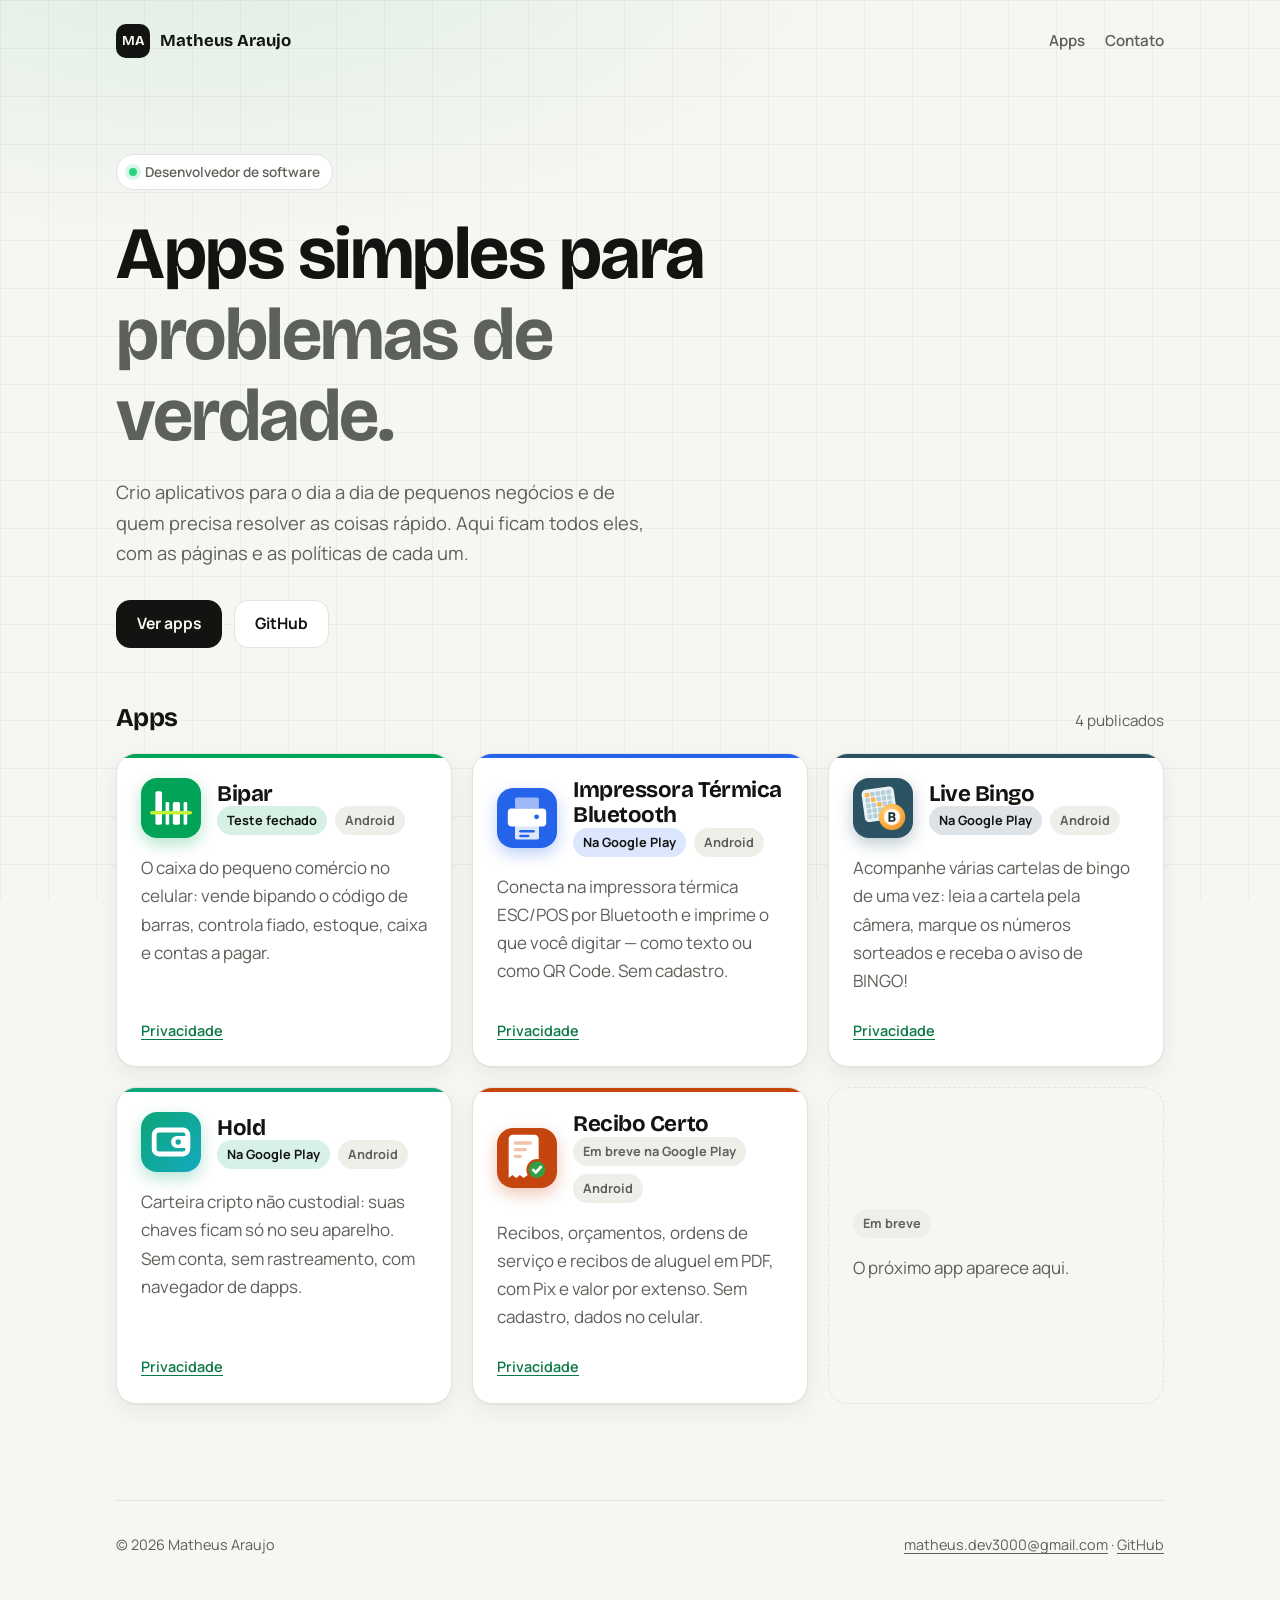
<file: index.html>
<!doctype html>
<html lang="pt-BR">
  <head>
    <meta charset="utf-8" />
    <meta name="viewport" content="width=device-width, initial-scale=1" />
    <title>Matheus Araujo · Apps</title>
    <meta
      name="description"
      content="Aplicativos criados por Matheus Araujo, com as páginas e políticas de privacidade de cada um."
    />
    <link rel="icon" href="/assets/favicon.svg" type="image/svg+xml" />
    <link rel="preconnect" href="https://fonts.googleapis.com" />
    <link rel="preconnect" href="https://fonts.gstatic.com" crossorigin />
    <link
      rel="stylesheet"
      href="https://fonts.googleapis.com/css2?family=Bricolage+Grotesque:opsz,wght@12..96,700&family=Manrope:wght@400;600;700&display=swap"
    />
    <link rel="stylesheet" href="/assets/site.css" />
  </head>
  <body>
    <div class="wrap">
      <header class="site-header">
        <a class="brand" href="/"
          ><span class="brand-mark">MA</span> Matheus Araujo</a
        >
        <nav class="nav">
          <a href="#apps">Apps</a>
          <a href="#contato">Contato</a>
        </nav>
      </header>

      <main>
        <section class="hero">
          <span class="eyebrow"
            ><span class="dot"></span> Desenvolvedor de software</span
          >
          <h1>
            Apps simples para <span class="soft">problemas de verdade.</span>
          </h1>
          <p>
            Crio aplicativos para o dia a dia de pequenos negócios e de quem
            precisa resolver as coisas rápido. Aqui ficam todos eles, com as
            páginas e as políticas de cada um.
          </p>
          <div class="actions">
            <a class="button primary" href="#apps">Ver apps</a>
            <a class="button" href="https://github.com/matheusaraujo-dev"
              >GitHub</a
            >
          </div>
        </section>

        <section id="apps">
          <div class="section-title">
            <h2>Apps</h2>
            <span>4 publicados</span>
          </div>

          <div class="apps">
            <!-- Novo app: copie este <article>, troque --accent, ícone, textos e a pasta /nome-do-app/ -->
            <article class="app-card" style="--accent: #00a357">
              <header>
                <img
                  class="app-icon"
                  src="/bipar/icon.svg"
                  alt=""
                  width="60"
                  height="60"
                />
                <div>
                  <h3><a href="/bipar/">Bipar</a></h3>
                  <div class="tags">
                    <span class="tag status">Teste fechado</span>
                    <span class="tag">Android</span>
                  </div>
                </div>
              </header>
              <p>
                O caixa do pequeno comércio no celular: vende bipando o código
                de barras, controla fiado, estoque, caixa e contas a pagar.
              </p>
              <footer>
                <a href="/bipar/privacidade.html">Privacidade</a>
              </footer>
            </article>

            <article class="app-card" style="--accent: #2563eb">
              <header>
                <img
                  class="app-icon"
                  src="/impressora-bluetooth/icon.svg"
                  alt=""
                  width="60"
                  height="60"
                />
                <div>
                  <h3>
                    <a href="/impressora-bluetooth/"
                      >Impressora Térmica Bluetooth</a
                    >
                  </h3>
                  <div class="tags">
                    <span class="tag status">Na Google Play</span>
                    <span class="tag">Android</span>
                  </div>
                </div>
              </header>
              <p>
                Conecta na impressora térmica ESC/POS por Bluetooth e imprime o
                que você digitar — como texto ou como QR Code. Sem cadastro.
              </p>
              <footer>
                <a href="/impressora-bluetooth/privacidade.html">Privacidade</a>
              </footer>
            </article>

            <article class="app-card" style="--accent: #2c5364">
              <header>
                <img
                  class="app-icon"
                  src="/live-bingo/icon.svg"
                  alt=""
                  width="60"
                  height="60"
                />
                <div>
                  <h3><a href="/live-bingo/">Live Bingo</a></h3>
                  <div class="tags">
                    <span class="tag status">Na Google Play</span>
                    <span class="tag">Android</span>
                  </div>
                </div>
              </header>
              <p>
                Acompanhe várias cartelas de bingo de uma vez: leia a cartela
                pela câmera, marque os números sorteados e receba o aviso de
                BINGO!
              </p>
              <footer>
                <a href="/live-bingo/privacidade.html">Privacidade</a>
              </footer>
            </article>

            <article class="app-card" style="--accent: #0ca678">
              <header>
                <img
                  class="app-icon"
                  src="/hold/icon.svg"
                  alt=""
                  width="60"
                  height="60"
                />
                <div>
                  <h3><a href="/hold/">Hold</a></h3>
                  <div class="tags">
                    <span class="tag status">Na Google Play</span>
                    <span class="tag">Android</span>
                  </div>
                </div>
              </header>
              <p>
                Carteira cripto não custodial: suas chaves ficam só no seu
                aparelho. Sem conta, sem rastreamento, com navegador de dapps.
              </p>
              <footer>
                <a href="/hold/privacidade.html">Privacidade</a>
              </footer>
            </article>

            <article class="app-card" style="--accent: #c4450d">
              <header>
                <img
                  class="app-icon"
                  src="/recibo-certo/icon.svg"
                  alt=""
                  width="60"
                  height="60"
                />
                <div>
                  <h3><a href="/recibo-certo/">Recibo Certo</a></h3>
                  <div class="tags">
                    <span class="tag">Em breve na Google Play</span>
                    <span class="tag">Android</span>
                  </div>
                </div>
              </header>
              <p>
                Recibos, orçamentos, ordens de serviço e recibos de aluguel em
                PDF, com Pix e valor por extenso. Sem cadastro, dados no
                celular.
              </p>
              <footer>
                <a href="/recibo-certo/privacidade.html">Privacidade</a>
              </footer>
            </article>

            <article class="app-card placeholder">
              <span class="tag">Em breve</span>
              <p>O próximo app aparece aqui.</p>
            </article>
          </div>
        </section>
      </main>

      <footer class="site-footer" id="contato">
        <span>© 2026 Matheus Araujo</span>
        <span>
          <a href="mailto:matheus.dev3000@gmail.com"
            >matheus.dev3000@gmail.com</a
          >
          ·
          <a href="https://github.com/matheusaraujo-dev">GitHub</a>
        </span>
      </footer>
    </div>
  </body>
</html>
</file>
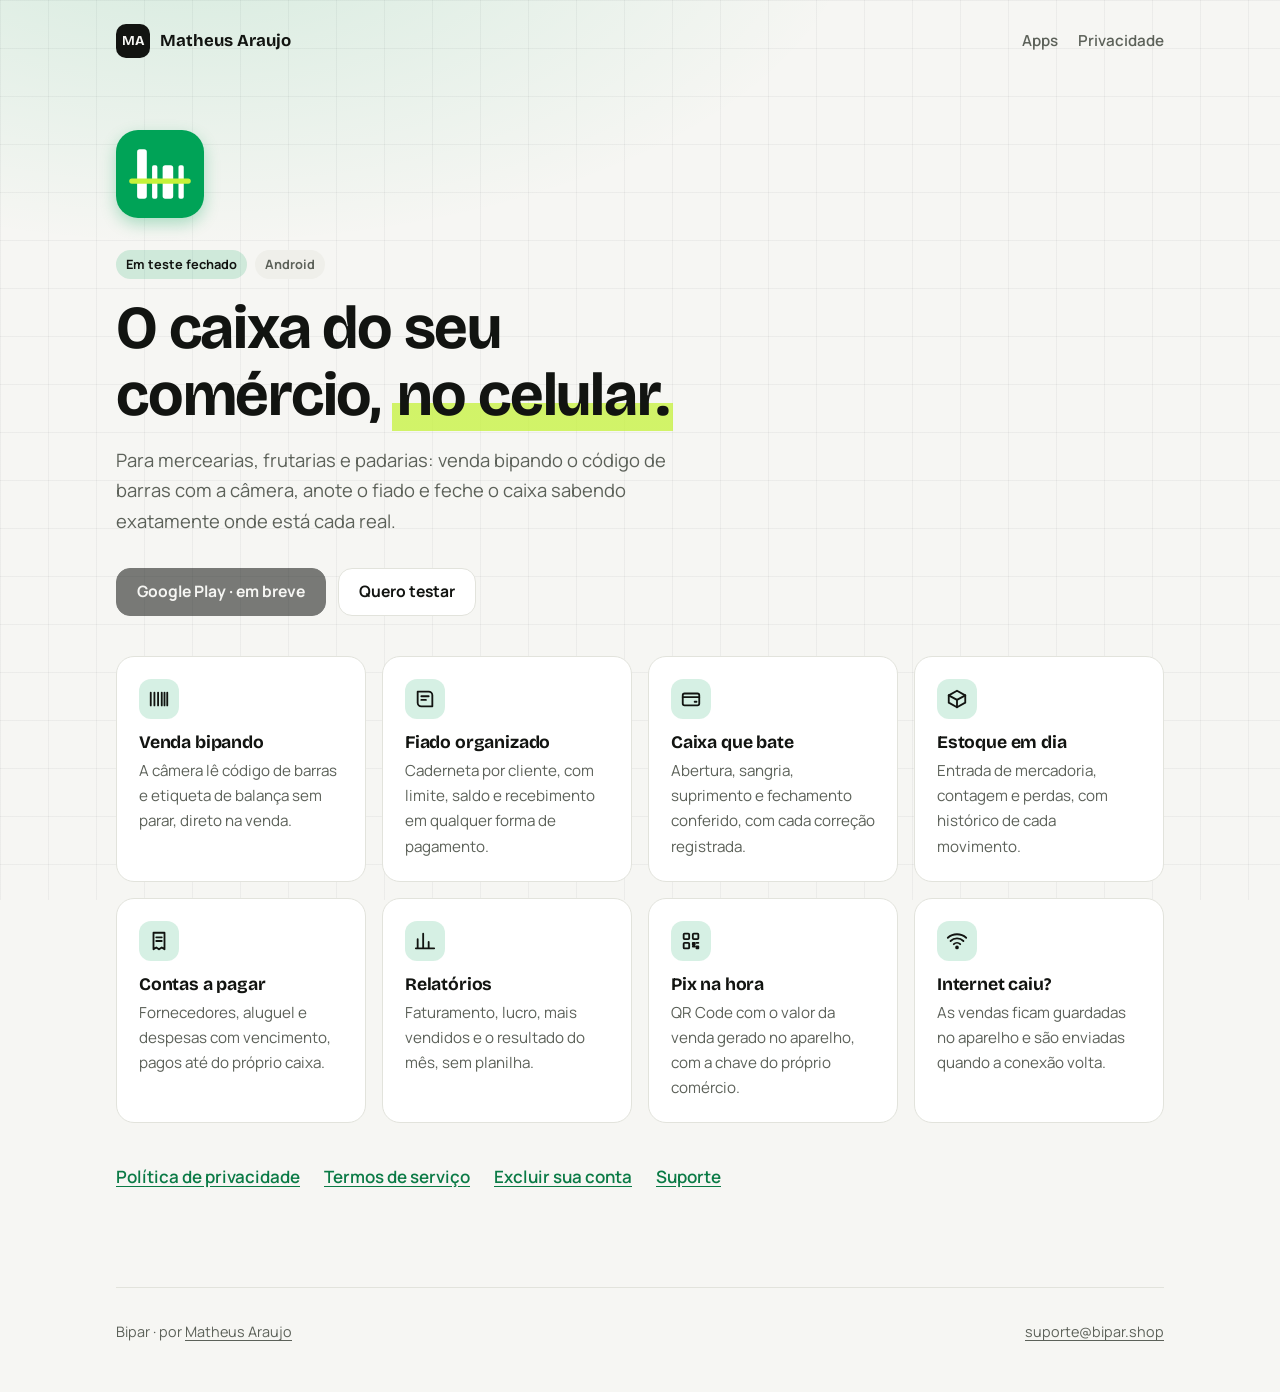
<file: bipar/index.html>
<!doctype html>
<html lang="pt-BR">
  <head>
    <meta charset="utf-8" />
    <meta name="viewport" content="width=device-width, initial-scale=1" />
    <title>Bipar · Caixa do pequeno comércio</title>
    <meta
      name="description"
      content="Bipar: vendas com leitor de código de barras, fiado, estoque, caixa e contas a pagar para mercearias, frutarias e padarias."
    />
    <link rel="icon" href="/bipar/icon.svg" type="image/svg+xml" />
    <link rel="preconnect" href="https://fonts.googleapis.com" />
    <link rel="preconnect" href="https://fonts.gstatic.com" crossorigin />
    <link
      rel="stylesheet"
      href="https://fonts.googleapis.com/css2?family=Bricolage+Grotesque:opsz,wght@12..96,700&family=Manrope:wght@400;600;700&display=swap"
    />
    <link rel="stylesheet" href="/assets/site.css" />
    <style>
      body {
        --accent: #00a357;
        --bg-glow: rgba(0, 163, 87, 0.14);
      }
      .lime {
        background: linear-gradient(transparent 62%, rgba(197, 242, 58, 0.75) 62%);
        padding: 0 0.08em;
      }
      @media (prefers-color-scheme: dark) {
        .lime {
          background: linear-gradient(transparent 62%, rgba(197, 242, 58, 0.32) 62%);
        }
      }
      .feature svg {
        width: 22px;
        height: 22px;
        stroke: currentColor;
        fill: none;
        stroke-width: 2;
        stroke-linecap: round;
        stroke-linejoin: round;
      }
    </style>
  </head>
  <body>
    <div class="wrap">
      <header class="site-header">
        <a class="brand" href="/"><span class="brand-mark">MA</span> Matheus Araujo</a>
        <nav class="nav">
          <a href="/#apps">Apps</a>
          <a href="/bipar/privacidade.html">Privacidade</a>
        </nav>
      </header>

      <main>
        <section class="app-hero">
          <img class="app-icon" src="/bipar/icon.svg" alt="Ícone do Bipar" width="88" height="88" />
          <div>
            <div class="tags">
              <span class="tag status">Em teste fechado</span>
              <span class="tag">Android</span>
            </div>
            <h1 style="margin-top: 16px">O caixa do seu comércio, <span class="lime">no celular.</span></h1>
            <p>
              Para mercearias, frutarias e padarias: venda bipando o código de barras com a câmera, anote o fiado e
              feche o caixa sabendo exatamente onde está cada real.
            </p>
            <div class="actions">
              <a class="button primary" aria-disabled="true">Google Play · em breve</a>
              <a class="button" href="mailto:suporte@bipar.shop?subject=Quero%20testar%20o%20Bipar">Quero testar</a>
            </div>
          </div>
        </section>

        <section class="features" aria-label="Funcionalidades">
          <article class="feature">
            <span class="glyph"><svg viewBox="0 0 24 24"><path d="M3 5v14M7 5v14M11 5v14M15 5v14M18 5v14M21 5v14" /></svg></span>
            <h3>Venda bipando</h3>
            <p>A câmera lê código de barras e etiqueta de balança sem parar, direto na venda.</p>
          </article>
          <article class="feature">
            <span class="glyph"><svg viewBox="0 0 24 24"><path d="M4 4h12a4 4 0 0 1 4 4v12H8a4 4 0 0 1-4-4z" /><path d="M8 9h8M8 13h5" /></svg></span>
            <h3>Fiado organizado</h3>
            <p>Caderneta por cliente, com limite, saldo e recebimento em qualquer forma de pagamento.</p>
          </article>
          <article class="feature">
            <span class="glyph"><svg viewBox="0 0 24 24"><rect x="3" y="6" width="18" height="13" rx="2" /><path d="M3 10h18M16 15h2" /></svg></span>
            <h3>Caixa que bate</h3>
            <p>Abertura, sangria, suprimento e fechamento conferido, com cada correção registrada.</p>
          </article>
          <article class="feature">
            <span class="glyph"><svg viewBox="0 0 24 24"><path d="M21 8 12 3 3 8v8l9 5 9-5z" /><path d="m3 8 9 5 9-5M12 13v8" /></svg></span>
            <h3>Estoque em dia</h3>
            <p>Entrada de mercadoria, contagem e perdas, com histórico de cada movimento.</p>
          </article>
          <article class="feature">
            <span class="glyph"><svg viewBox="0 0 24 24"><path d="M6 3h12v18l-3-2-3 2-3-2-3 2z" /><path d="M9 8h6M9 12h6" /></svg></span>
            <h3>Contas a pagar</h3>
            <p>Fornecedores, aluguel e despesas com vencimento, pagos até do próprio caixa.</p>
          </article>
          <article class="feature">
            <span class="glyph"><svg viewBox="0 0 24 24"><path d="M4 20V10M10 20V4M16 20v-7M22 20H2" /></svg></span>
            <h3>Relatórios</h3>
            <p>Faturamento, lucro, mais vendidos e o resultado do mês, sem planilha.</p>
          </article>
          <article class="feature">
            <span class="glyph"><svg viewBox="0 0 24 24"><rect x="4" y="4" width="6" height="6" rx="1" /><rect x="14" y="4" width="6" height="6" rx="1" /><rect x="4" y="14" width="6" height="6" rx="1" /><path d="M14 14h2v2h-2zM18 18h2v2h-2zM14 18h2M18 14h2" /></svg></span>
            <h3>Pix na hora</h3>
            <p>QR Code com o valor da venda gerado no aparelho, com a chave do próprio comércio.</p>
          </article>
          <article class="feature">
            <span class="glyph"><svg viewBox="0 0 24 24"><path d="M2 8.5a15 15 0 0 1 20 0M5 12a10 10 0 0 1 14 0M8.5 15.5a5 5 0 0 1 7 0" /><circle cx="12" cy="19" r="1" /></svg></span>
            <h3>Internet caiu?</h3>
            <p>As vendas ficam guardadas no aparelho e são enviadas quando a conexão volta.</p>
          </article>
        </section>

        <div class="links-row">
          <a href="/bipar/privacidade.html">Política de privacidade</a>
          <a href="/bipar/termos.html">Termos de serviço</a>
          <a href="/bipar/excluir-conta.html">Excluir sua conta</a>
          <a href="mailto:suporte@bipar.shop">Suporte</a>
        </div>
      </main>

      <footer class="site-footer">
        <span>Bipar · por <a href="/">Matheus Araujo</a></span>
        <span><a href="mailto:suporte@bipar.shop">suporte@bipar.shop</a></span>
      </footer>
    </div>
  </body>
</html>
</file>
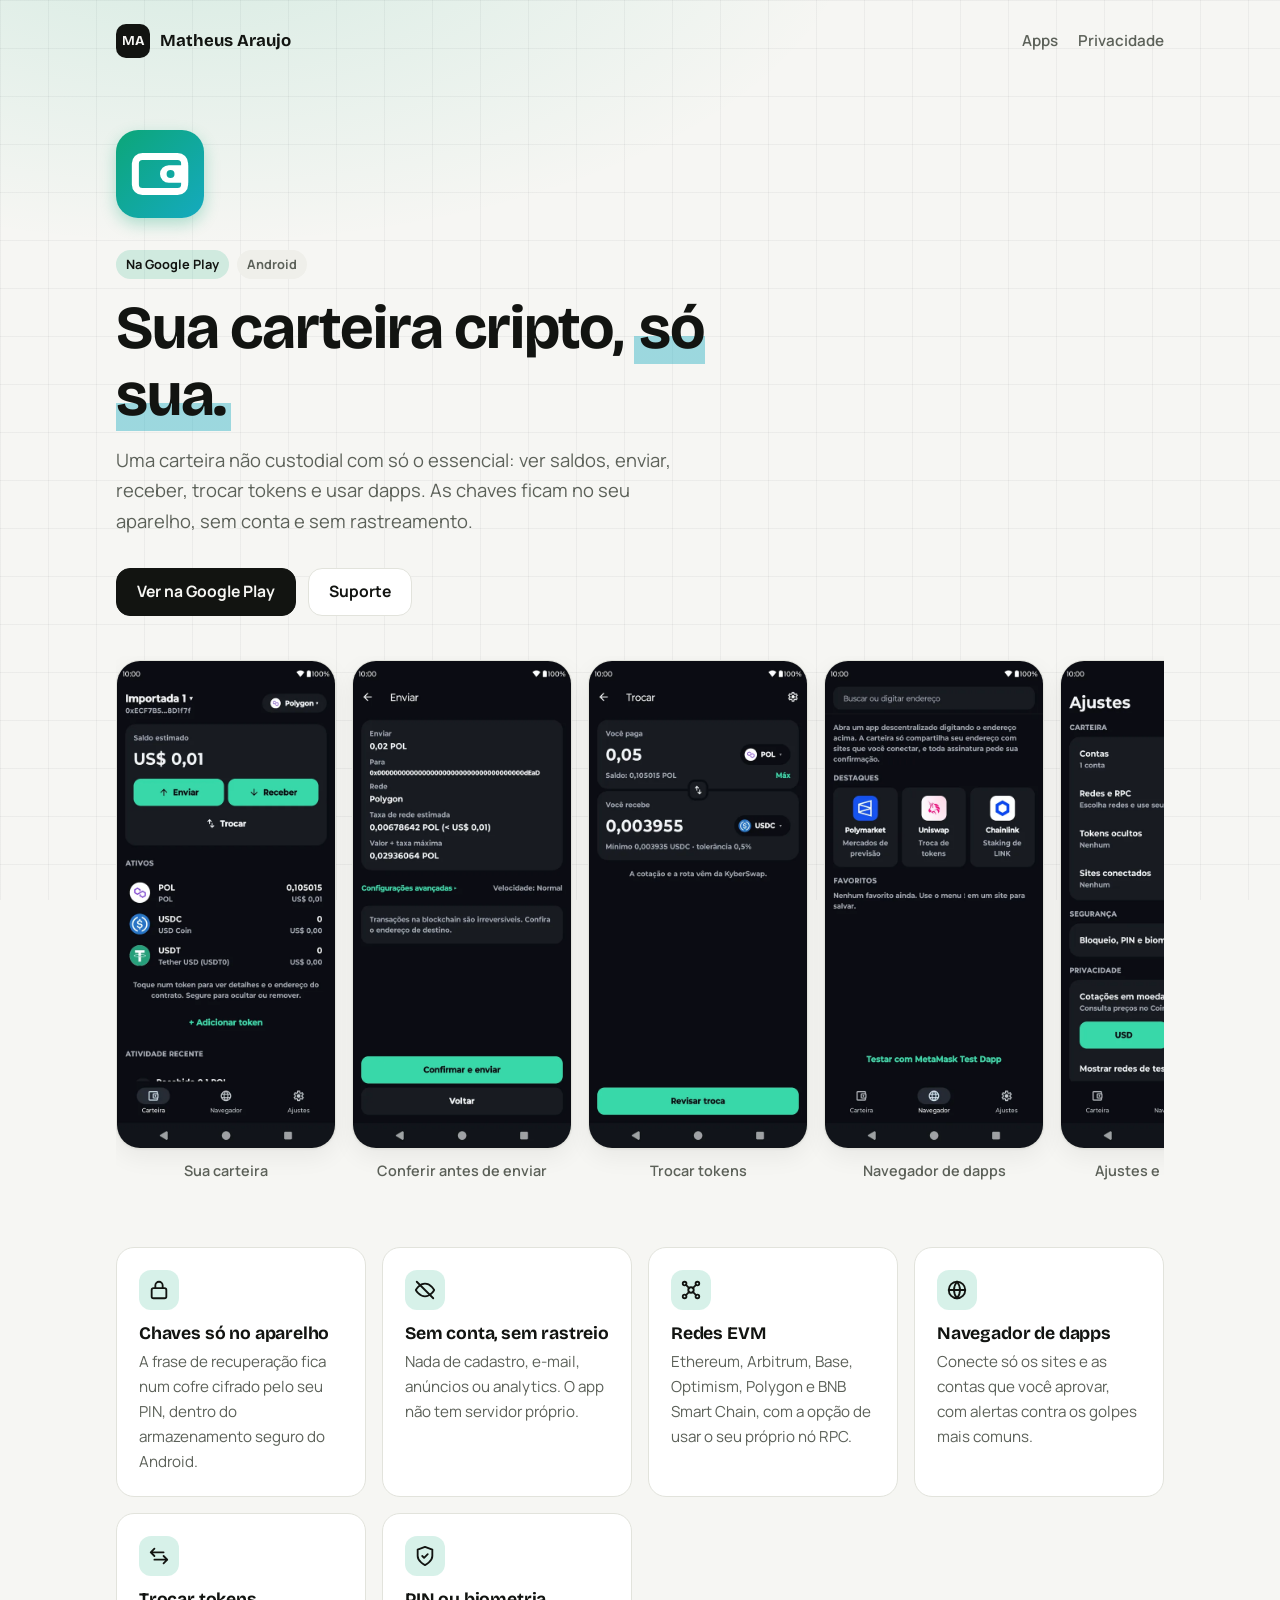
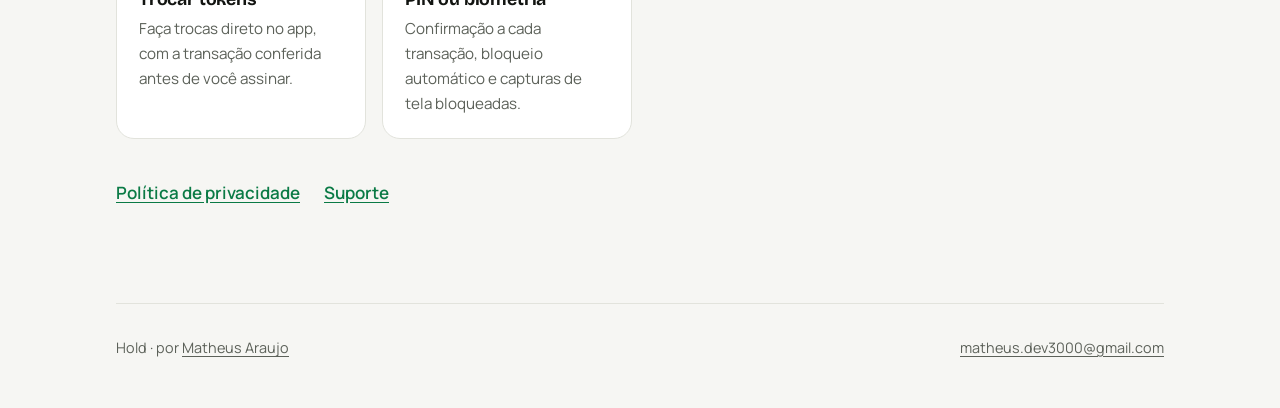
<file: hold/index.html>
<!doctype html>
<html lang="pt-BR">
  <head>
    <meta charset="utf-8" />
    <meta name="viewport" content="width=device-width, initial-scale=1" />
    <title>Hold · Carteira cripto privada e segura</title>
    <meta
      name="description"
      content="Carteira cripto não custodial para Android: suas chaves ficam só no seu aparelho. Sem conta, sem rastreamento, com navegador de dapps e redes EVM."
    />
    <link rel="icon" href="/hold/icon.svg" type="image/svg+xml" />
    <link rel="apple-touch-icon" href="/hold/icon-512.png" />
    <meta property="og:title" content="Hold" />
    <meta
      property="og:description"
      content="Carteira cripto não custodial: suas chaves ficam só no seu aparelho. Sem conta e sem rastreamento."
    />
    <meta property="og:image" content="https://matheusaraujo-dev.github.io/hold/icon-512.png" />
    <link rel="preconnect" href="https://fonts.googleapis.com" />
    <link rel="preconnect" href="https://fonts.gstatic.com" crossorigin />
    <link
      rel="stylesheet"
      href="https://fonts.googleapis.com/css2?family=Bricolage+Grotesque:opsz,wght@12..96,700&family=Manrope:wght@400;600;700&display=swap"
    />
    <link rel="stylesheet" href="/assets/site.css" />
    <style>
      body {
        --accent: #0ca678;
        --bg-glow: rgba(12, 166, 120, 0.14);
      }
      .mark {
        background: linear-gradient(transparent 62%, rgba(21, 170, 191, 0.4) 62%);
        padding: 0 0.08em;
      }
      @media (prefers-color-scheme: dark) {
        .mark {
          background: linear-gradient(transparent 62%, rgba(21, 170, 191, 0.32) 62%);
        }
      }
      .feature svg {
        width: 22px;
        height: 22px;
        stroke: currentColor;
        fill: none;
        stroke-width: 2;
        stroke-linecap: round;
        stroke-linejoin: round;
      }
      .shots {
        display: flex;
        gap: 16px;
        margin: 0 0 48px;
        padding: 4px 4px 16px;
        overflow-x: auto;
        scroll-snap-type: x mandatory;
        scrollbar-width: thin;
      }
      .shots figure {
        flex: 0 0 220px;
        margin: 0;
        scroll-snap-align: start;
      }
      .shots img {
        width: 100%;
        height: auto;
        aspect-ratio: 9 / 20;
        border-radius: 24px;
        border: 1px solid var(--border);
        background: #0b0d12;
        box-shadow: var(--shadow);
      }
      .shots figcaption {
        margin-top: 10px;
        color: var(--muted);
        font-size: 0.9rem;
        font-weight: 600;
        text-align: center;
      }
      @media (max-width: 560px) {
        .shots figure {
          flex-basis: 200px;
        }
      }
    </style>
  </head>
  <body>
    <div class="wrap">
      <header class="site-header">
        <a class="brand" href="/"><span class="brand-mark">MA</span> Matheus Araujo</a>
        <nav class="nav">
          <a href="/#apps">Apps</a>
          <a href="/hold/privacidade.html">Privacidade</a>
        </nav>
      </header>

      <main>
        <section class="app-hero">
          <img class="app-icon" src="/hold/icon.svg" alt="Ícone do Hold" width="88" height="88" />
          <div>
            <div class="tags">
              <span class="tag status">Na Google Play</span>
              <span class="tag">Android</span>
            </div>
            <h1 style="margin-top: 16px">Sua carteira cripto, <span class="mark">só sua.</span></h1>
            <p>
              Uma carteira não custodial com só o essencial: ver saldos, enviar, receber, trocar tokens e usar dapps. As
              chaves ficam no seu aparelho, sem conta e sem rastreamento.
            </p>
            <div class="actions">
              <a class="button primary" href="https://play.google.com/store/apps/details?id=app.holdwallet.secure"
                >Ver na Google Play</a
              >
              <a class="button" href="mailto:matheus.dev3000@gmail.com?subject=Hold">Suporte</a>
            </div>
          </div>
        </section>

        <section class="shots" aria-label="Telas do app">
          <figure>
            <img src="/hold/prints/01-carteira.webp" width="540" height="1200" loading="lazy" alt="Tela da carteira na rede Polygon com o saldo estimado, os botões Enviar, Receber e Trocar e a lista de ativos POL, USDC e USDT." />
            <figcaption>Sua carteira</figcaption>
          </figure>
          <figure>
            <img src="/hold/prints/02-enviar.webp" width="540" height="1200" loading="lazy" alt="Revisão de um envio de 0,02 POL mostrando o destino, a rede, a taxa estimada e o total antes de confirmar." />
            <figcaption>Conferir antes de enviar</figcaption>
          </figure>
          <figure>
            <img src="/hold/prints/03-trocar.webp" width="540" height="1200" loading="lazy" alt="Tela Trocar com 0,05 POL para USDC, mostrando o valor recebido, o mínimo garantido e a tolerância de preço." />
            <figcaption>Trocar tokens</figcaption>
          </figure>
          <figure>
            <img src="/hold/prints/04-navegador.webp" width="540" height="1200" loading="lazy" alt="Navegador de dapps com a barra de endereço e os destaques Polymarket, Uniswap e Chainlink." />
            <figcaption>Navegador de dapps</figcaption>
          </figure>
          <figure>
            <img src="/hold/prints/05-ajustes.webp" width="540" height="1200" loading="lazy" alt="Tela de ajustes com contas, redes e RPC, tokens ocultos, sites conectados, segurança e privacidade." />
            <figcaption>Ajustes e privacidade</figcaption>
          </figure>
          <figure>
            <img src="/hold/prints/06-idiomas.webp" width="540" height="1200" loading="lazy" alt="Seletor de idioma com português, inglês, espanhol, francês, alemão, russo, chinês, hindi e bengali." />
            <figcaption>9 idiomas</figcaption>
          </figure>
        </section>

        <section class="features" aria-label="Funcionalidades">
          <article class="feature">
            <span class="glyph"><svg viewBox="0 0 24 24"><rect x="4" y="10" width="16" height="11" rx="2" /><path d="M8 10V7a4 4 0 0 1 8 0v3" /></svg></span>
            <h3>Chaves só no aparelho</h3>
            <p>A frase de recuperação fica num cofre cifrado pelo seu PIN, dentro do armazenamento seguro do Android.</p>
          </article>
          <article class="feature">
            <span class="glyph"><svg viewBox="0 0 24 24"><path d="M2 12s3.5-7 10-7 10 7 10 7-3.5 7-10 7S2 12 2 12z" /><path d="M3 3l18 18" /></svg></span>
            <h3>Sem conta, sem rastreio</h3>
            <p>Nada de cadastro, e-mail, anúncios ou analytics. O app não tem servidor próprio.</p>
          </article>
          <article class="feature">
            <span class="glyph"><svg viewBox="0 0 24 24"><circle cx="12" cy="12" r="3" /><circle cx="5" cy="5" r="2" /><circle cx="19" cy="5" r="2" /><circle cx="5" cy="19" r="2" /><circle cx="19" cy="19" r="2" /><path d="M6.5 6.5 10 10M17.5 6.5 14 10M6.5 17.5 10 14M17.5 17.5 14 14" /></svg></span>
            <h3>Redes EVM</h3>
            <p>Ethereum, Arbitrum, Base, Optimism, Polygon e BNB Smart Chain, com a opção de usar o seu próprio nó RPC.</p>
          </article>
          <article class="feature">
            <span class="glyph"><svg viewBox="0 0 24 24"><circle cx="12" cy="12" r="9" /><path d="M3 12h18M12 3a14 14 0 0 1 0 18M12 3a14 14 0 0 0 0 18" /></svg></span>
            <h3>Navegador de dapps</h3>
            <p>Conecte só os sites e as contas que você aprovar, com alertas contra os golpes mais comuns.</p>
          </article>
          <article class="feature">
            <span class="glyph"><svg viewBox="0 0 24 24"><path d="M7 4 3 8l4 4M3 8h14M17 20l4-4-4-4M21 16H7" /></svg></span>
            <h3>Trocar tokens</h3>
            <p>Faça trocas direto no app, com a transação conferida antes de você assinar.</p>
          </article>
          <article class="feature">
            <span class="glyph"><svg viewBox="0 0 24 24"><path d="M12 22s8-4 8-10V5l-8-3-8 3v7c0 6 8 10 8 10z" /><path d="m9 12 2 2 4-4" /></svg></span>
            <h3>PIN ou biometria</h3>
            <p>Confirmação a cada transação, bloqueio automático e capturas de tela bloqueadas.</p>
          </article>
        </section>

        <div class="links-row">
          <a href="/hold/privacidade.html">Política de privacidade</a>
          <a href="mailto:matheus.dev3000@gmail.com">Suporte</a>
        </div>
      </main>

      <footer class="site-footer">
        <span>Hold · por <a href="/">Matheus Araujo</a></span>
        <span><a href="mailto:matheus.dev3000@gmail.com">matheus.dev3000@gmail.com</a></span>
      </footer>
    </div>
  </body>
</html>
</file>
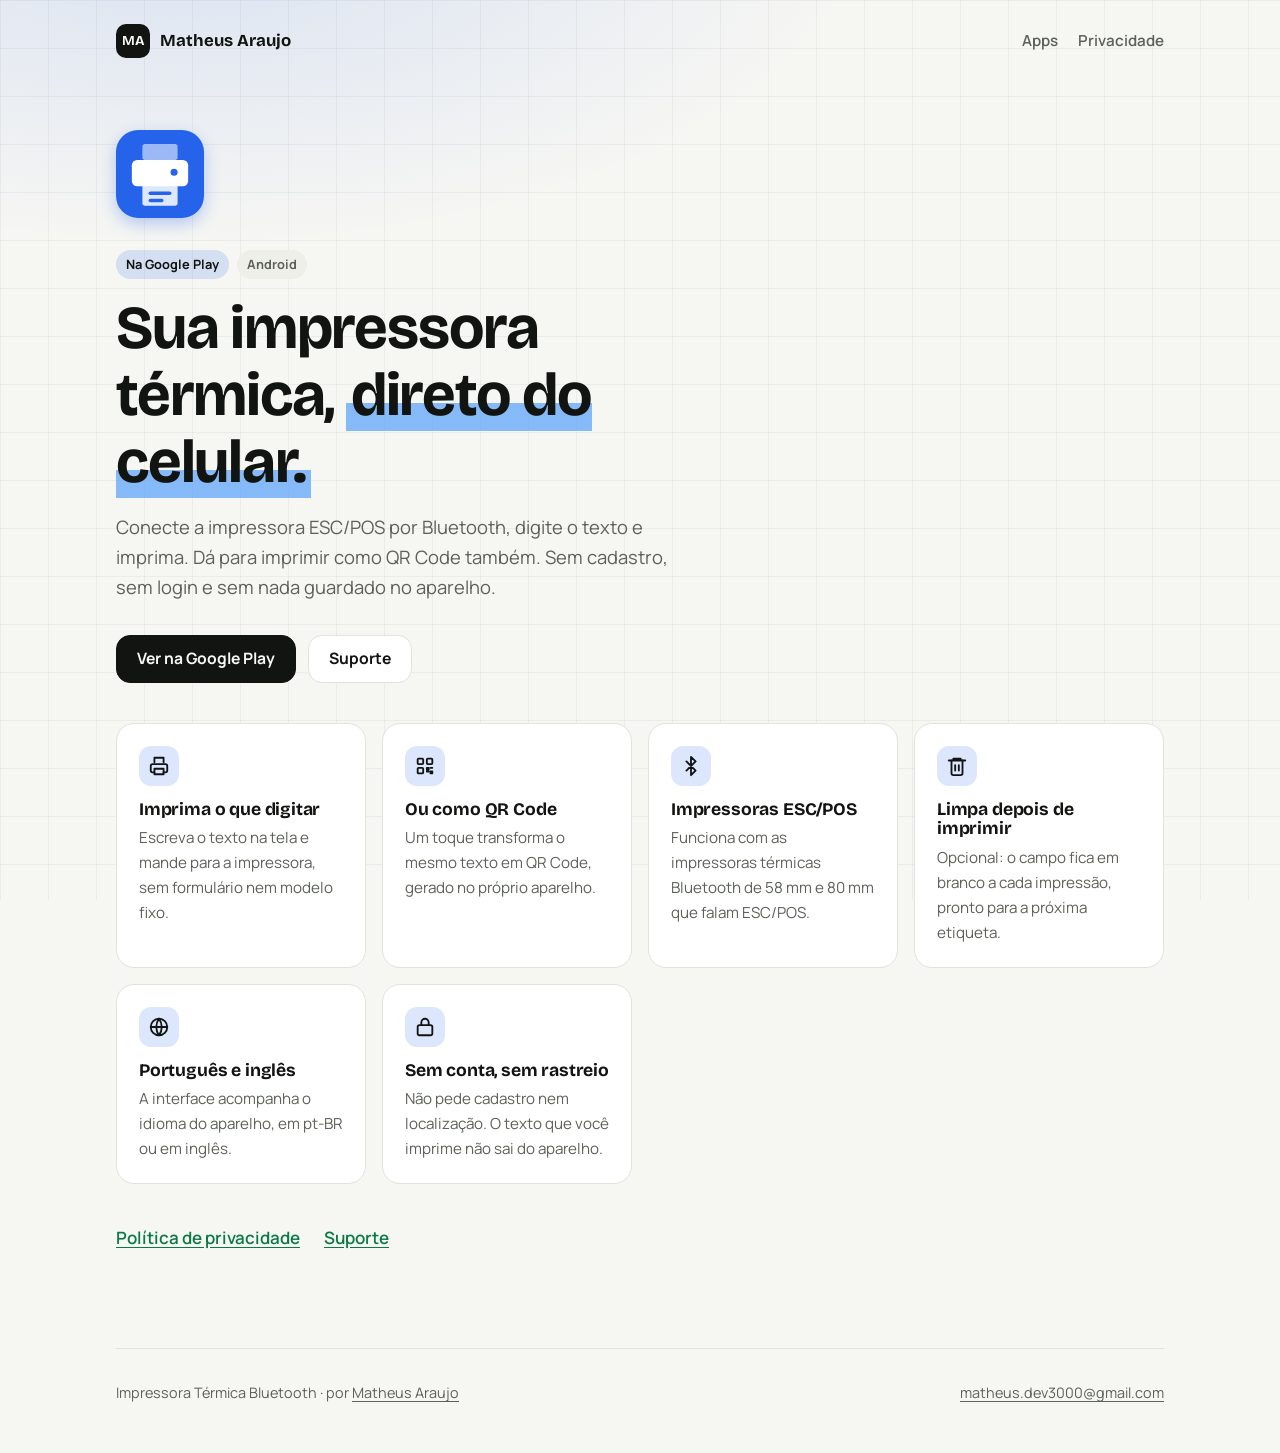
<file: impressora-bluetooth/index.html>
<!doctype html>
<html lang="pt-BR">
  <head>
    <meta charset="utf-8" />
    <meta name="viewport" content="width=device-width, initial-scale=1" />
    <title>Impressora Térmica Bluetooth · Imprima texto e QR Code</title>
    <meta
      name="description"
      content="Aplicativo Android para imprimir texto e QR Code em impressoras térmicas ESC/POS por Bluetooth. Sem cadastro, sem conta."
    />
    <link rel="icon" href="/impressora-bluetooth/icon.svg" type="image/svg+xml" />
    <link rel="preconnect" href="https://fonts.googleapis.com" />
    <link rel="preconnect" href="https://fonts.gstatic.com" crossorigin />
    <link
      rel="stylesheet"
      href="https://fonts.googleapis.com/css2?family=Bricolage+Grotesque:opsz,wght@12..96,700&family=Manrope:wght@400;600;700&display=swap"
    />
    <link rel="stylesheet" href="/assets/site.css" />
    <style>
      body {
        --accent: #2563eb;
        --bg-glow: rgba(37, 99, 235, 0.14);
      }
      .mark {
        background: linear-gradient(transparent 62%, rgba(96, 165, 250, 0.75) 62%);
        padding: 0 0.08em;
      }
      @media (prefers-color-scheme: dark) {
        .mark {
          background: linear-gradient(transparent 62%, rgba(96, 165, 250, 0.32) 62%);
        }
      }
      .feature svg {
        width: 22px;
        height: 22px;
        stroke: currentColor;
        fill: none;
        stroke-width: 2;
        stroke-linecap: round;
        stroke-linejoin: round;
      }
    </style>
  </head>
  <body>
    <div class="wrap">
      <header class="site-header">
        <a class="brand" href="/"><span class="brand-mark">MA</span> Matheus Araujo</a>
        <nav class="nav">
          <a href="/#apps">Apps</a>
          <a href="/impressora-bluetooth/privacidade.html">Privacidade</a>
        </nav>
      </header>

      <main>
        <section class="app-hero">
          <img
            class="app-icon"
            src="/impressora-bluetooth/icon.svg"
            alt="Ícone do Impressora Térmica Bluetooth"
            width="88"
            height="88"
          />
          <div>
            <div class="tags">
              <span class="tag status">Na Google Play</span>
              <span class="tag">Android</span>
            </div>
            <h1 style="margin-top: 16px">Sua impressora térmica, <span class="mark">direto do celular.</span></h1>
            <p>
              Conecte a impressora ESC/POS por Bluetooth, digite o texto e imprima. Dá para imprimir como QR Code
              também. Sem cadastro, sem login e sem nada guardado no aparelho.
            </p>
            <div class="actions">
              <a
                class="button primary"
                href="https://play.google.com/store/apps/details?id=br.com.bitdevs.printer"
                >Ver na Google Play</a
              >
              <a class="button" href="mailto:matheus.dev3000@gmail.com?subject=Impressora%20T%C3%A9rmica%20Bluetooth"
                >Suporte</a
              >
            </div>
          </div>
        </section>

        <section class="features" aria-label="Funcionalidades">
          <article class="feature">
            <span class="glyph"><svg viewBox="0 0 24 24"><path d="M7 8V3h10v5" /><path d="M7 19H5a2 2 0 0 1-2-2v-5a2 2 0 0 1 2-2h14a2 2 0 0 1 2 2v5a2 2 0 0 1-2 2h-2" /><path d="M7 15h10v6H7z" /></svg></span>
            <h3>Imprima o que digitar</h3>
            <p>Escreva o texto na tela e mande para a impressora, sem formulário nem modelo fixo.</p>
          </article>
          <article class="feature">
            <span class="glyph"><svg viewBox="0 0 24 24"><rect x="4" y="4" width="6" height="6" rx="1" /><rect x="14" y="4" width="6" height="6" rx="1" /><rect x="4" y="14" width="6" height="6" rx="1" /><path d="M14 14h2v2h-2zM18 18h2v2h-2zM14 18h2M18 14h2" /></svg></span>
            <h3>Ou como QR Code</h3>
            <p>Um toque transforma o mesmo texto em QR Code, gerado no próprio aparelho.</p>
          </article>
          <article class="feature">
            <span class="glyph"><svg viewBox="0 0 24 24"><path d="m7 7 10 10-5 5V2l5 5L7 17" /></svg></span>
            <h3>Impressoras ESC/POS</h3>
            <p>Funciona com as impressoras térmicas Bluetooth de 58 mm e 80 mm que falam ESC/POS.</p>
          </article>
          <article class="feature">
            <span class="glyph"><svg viewBox="0 0 24 24"><path d="M3 6h18M8 6V4h8v2" /><path d="M6 6v14a2 2 0 0 0 2 2h8a2 2 0 0 0 2-2V6" /><path d="M10 11v6M14 11v6" /></svg></span>
            <h3>Limpa depois de imprimir</h3>
            <p>Opcional: o campo fica em branco a cada impressão, pronto para a próxima etiqueta.</p>
          </article>
          <article class="feature">
            <span class="glyph"><svg viewBox="0 0 24 24"><circle cx="12" cy="12" r="9" /><path d="M3 12h18M12 3a15 15 0 0 1 0 18a15 15 0 0 1 0-18" /></svg></span>
            <h3>Português e inglês</h3>
            <p>A interface acompanha o idioma do aparelho, em pt-BR ou em inglês.</p>
          </article>
          <article class="feature">
            <span class="glyph"><svg viewBox="0 0 24 24"><rect x="4" y="10" width="16" height="11" rx="2" /><path d="M8 10V7a4 4 0 0 1 8 0v3" /></svg></span>
            <h3>Sem conta, sem rastreio</h3>
            <p>Não pede cadastro nem localização. O texto que você imprime não sai do aparelho.</p>
          </article>
        </section>

        <div class="links-row">
          <a href="/impressora-bluetooth/privacidade.html">Política de privacidade</a>
          <a href="mailto:matheus.dev3000@gmail.com">Suporte</a>
        </div>
      </main>

      <footer class="site-footer">
        <span>Impressora Térmica Bluetooth · por <a href="/">Matheus Araujo</a></span>
        <span><a href="mailto:matheus.dev3000@gmail.com">matheus.dev3000@gmail.com</a></span>
      </footer>
    </div>
  </body>
</html>
</file>
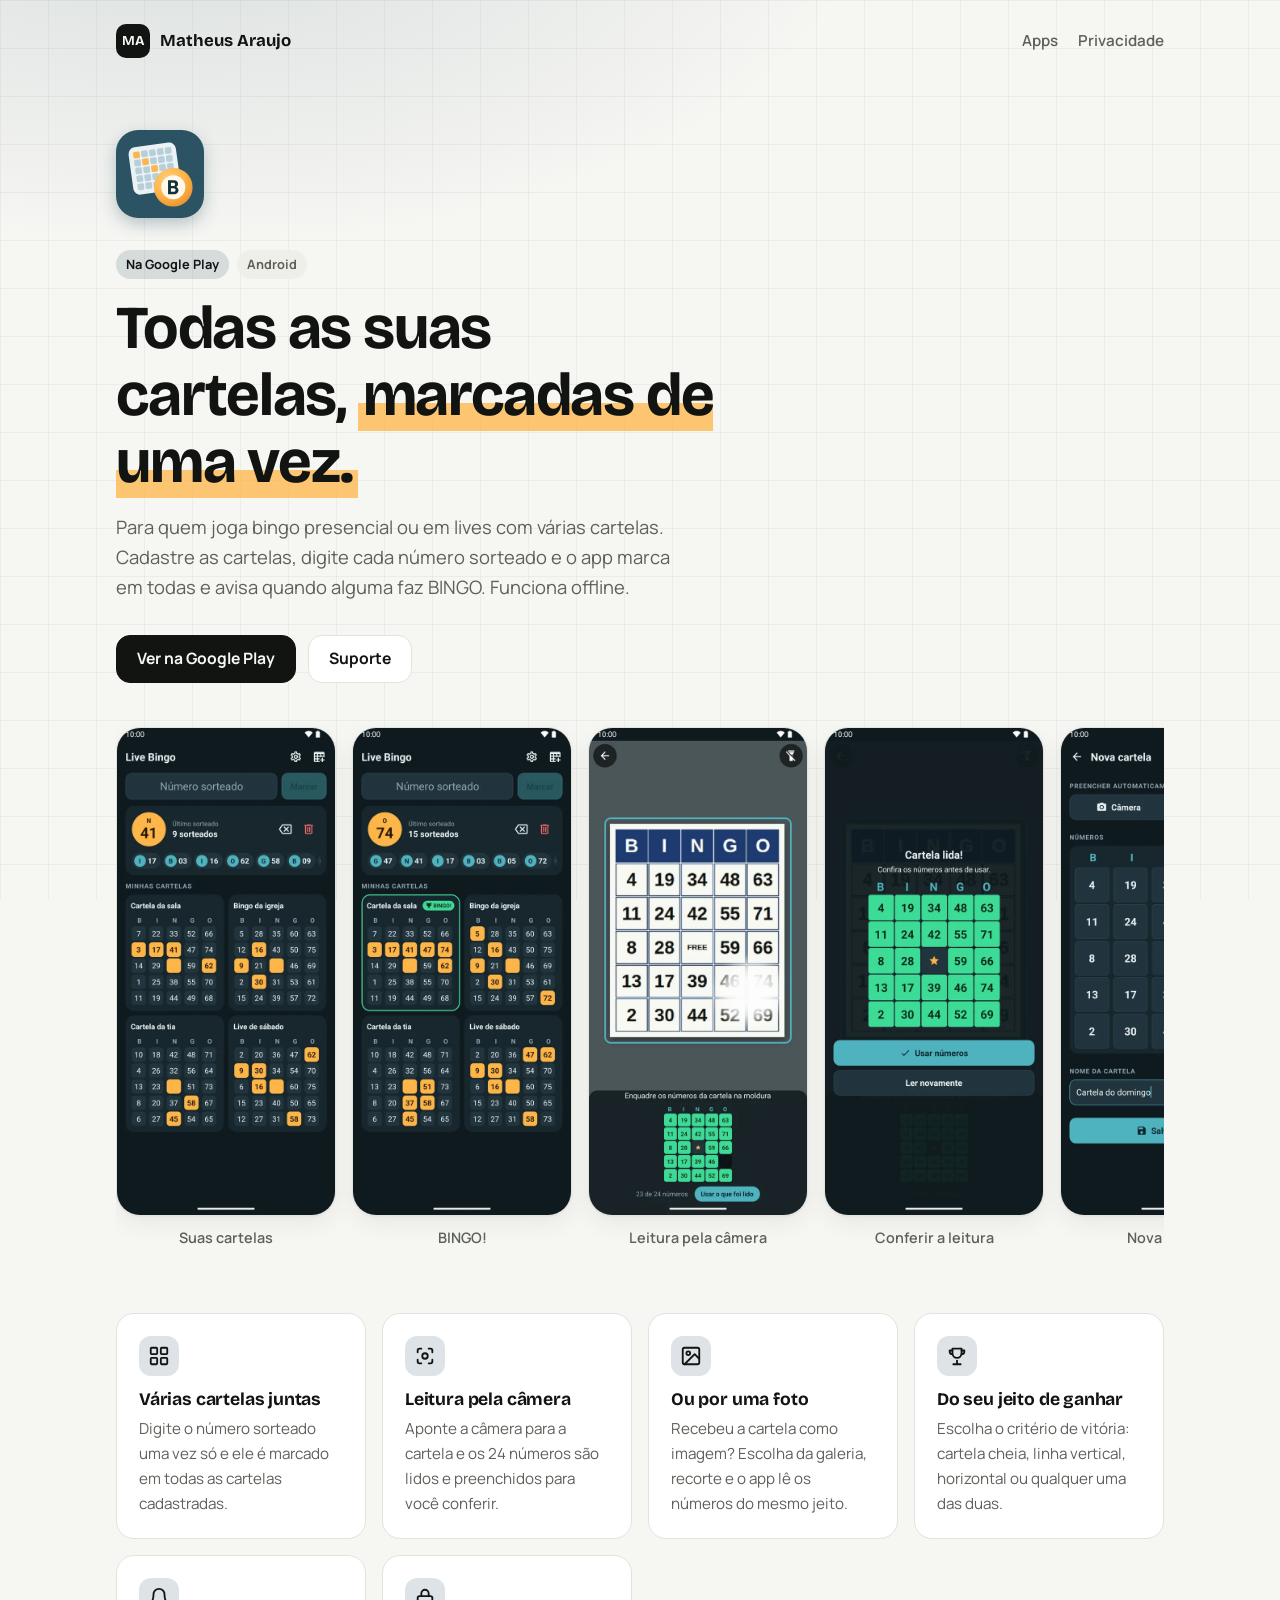
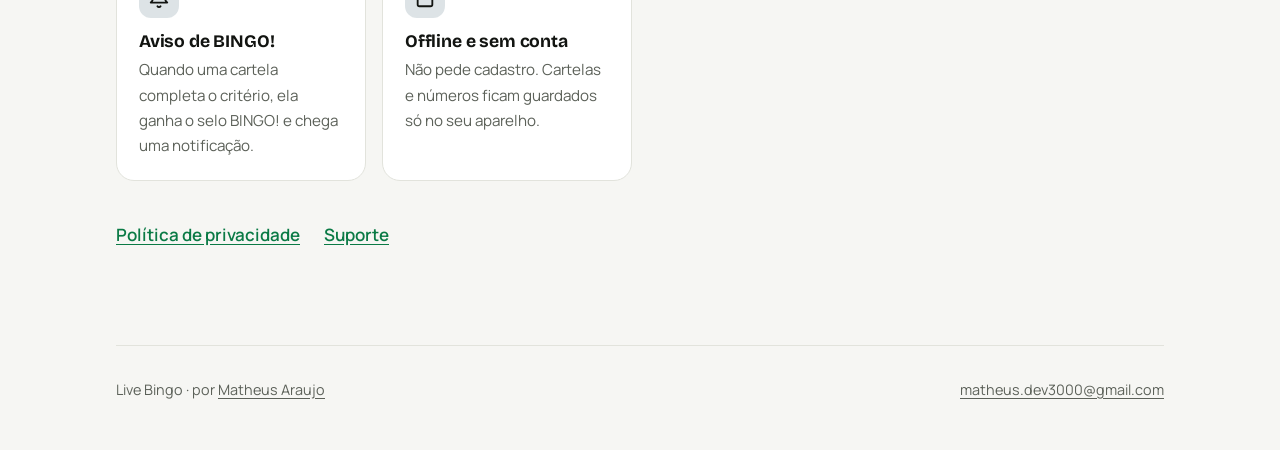
<file: live-bingo/index.html>
<!doctype html>
<html lang="pt-BR">
  <head>
    <meta charset="utf-8" />
    <meta name="viewport" content="width=device-width, initial-scale=1" />
    <title>Live Bingo · Acompanhe todas as suas cartelas</title>
    <meta
      name="description"
      content="Aplicativo Android para acompanhar várias cartelas de bingo ao mesmo tempo: leia a cartela pela câmera, marque os números sorteados e receba o aviso de BINGO!"
    />
    <link rel="icon" href="/live-bingo/icon.svg" type="image/svg+xml" />
    <link rel="apple-touch-icon" href="/live-bingo/icon-512.png" />
    <meta property="og:title" content="Live Bingo" />
    <meta
      property="og:description"
      content="Acompanhe várias cartelas de bingo de uma vez: leia a cartela pela câmera, marque os números sorteados e receba o aviso de BINGO!"
    />
    <meta property="og:image" content="https://matheusaraujo-dev.github.io/live-bingo/icon-512.png" />
    <link rel="preconnect" href="https://fonts.googleapis.com" />
    <link rel="preconnect" href="https://fonts.gstatic.com" crossorigin />
    <link
      rel="stylesheet"
      href="https://fonts.googleapis.com/css2?family=Bricolage+Grotesque:opsz,wght@12..96,700&family=Manrope:wght@400;600;700&display=swap"
    />
    <link rel="stylesheet" href="/assets/site.css" />
    <style>
      body {
        --accent: #2c5364;
        --bg-glow: rgba(44, 83, 100, 0.14);
      }
      .mark {
        background: linear-gradient(transparent 62%, rgba(255, 181, 71, 0.75) 62%);
        padding: 0 0.08em;
      }
      @media (prefers-color-scheme: dark) {
        .mark {
          background: linear-gradient(transparent 62%, rgba(255, 181, 71, 0.32) 62%);
        }
      }
      .feature svg {
        width: 22px;
        height: 22px;
        stroke: currentColor;
        fill: none;
        stroke-width: 2;
        stroke-linecap: round;
        stroke-linejoin: round;
      }
      .shots {
        display: flex;
        gap: 16px;
        margin: 0 0 48px;
        padding: 4px 4px 16px;
        overflow-x: auto;
        scroll-snap-type: x mandatory;
        scrollbar-width: thin;
      }
      .shots figure {
        flex: 0 0 220px;
        margin: 0;
        scroll-snap-align: start;
      }
      .shots img {
        width: 100%;
        height: auto;
        aspect-ratio: 9 / 20;
        border-radius: 24px;
        border: 1px solid var(--border);
        background: #0f1a1f;
        box-shadow: var(--shadow);
      }
      .shots figcaption {
        margin-top: 10px;
        color: var(--muted);
        font-size: 0.9rem;
        font-weight: 600;
        text-align: center;
      }
      @media (max-width: 560px) {
        .shots figure {
          flex-basis: 200px;
        }
      }
    </style>
  </head>
  <body>
    <div class="wrap">
      <header class="site-header">
        <a class="brand" href="/"><span class="brand-mark">MA</span> Matheus Araujo</a>
        <nav class="nav">
          <a href="/#apps">Apps</a>
          <a href="/live-bingo/privacidade.html">Privacidade</a>
        </nav>
      </header>

      <main>
        <section class="app-hero">
          <img
            class="app-icon"
            src="/live-bingo/icon.svg"
            alt="Ícone do Live Bingo"
            width="88"
            height="88"
          />
          <div>
            <div class="tags">
              <span class="tag status">Na Google Play</span>
              <span class="tag">Android</span>
            </div>
            <h1 style="margin-top: 16px">Todas as suas cartelas, <span class="mark">marcadas de uma vez.</span></h1>
            <p>
              Para quem joga bingo presencial ou em lives com várias cartelas. Cadastre as cartelas, digite cada número
              sorteado e o app marca em todas e avisa quando alguma faz BINGO. Funciona offline.
            </p>
            <div class="actions">
              <a
                class="button primary"
                href="https://play.google.com/store/apps/details?id=br.com.bitdevs.livebingo"
                >Ver na Google Play</a
              >
              <a class="button" href="mailto:matheus.dev3000@gmail.com?subject=Live%20Bingo">Suporte</a>
            </div>
          </div>
        </section>

        <section class="shots" aria-label="Telas do app">
          <figure>
            <img src="/live-bingo/prints/01-cartelas.webp" width="540" height="1200" loading="lazy" alt="Tela principal com o campo do número sorteado, o painel de sorteados e as cartelas com os números marcados." />
            <figcaption>Suas cartelas</figcaption>
          </figure>
          <figure>
            <img src="/live-bingo/prints/02-bingo.webp" width="540" height="1200" loading="lazy" alt="Tela principal com uma cartela completa, destacada com o selo BINGO!." />
            <figcaption>BINGO!</figcaption>
          </figure>
          <figure>
            <img src="/live-bingo/prints/03-camera.webp" width="540" height="1200" loading="lazy" alt="Leitor da câmera enquadrando uma cartela, com a mini grade mostrando os números confirmados em verde." />
            <figcaption>Leitura pela câmera</figcaption>
          </figure>
          <figure>
            <img src="/live-bingo/prints/04-revisao.webp" width="540" height="1200" loading="lazy" alt="Revisão da leitura com todos os números confirmados e o botão Usar números." />
            <figcaption>Conferir a leitura</figcaption>
          </figure>
          <figure>
            <img src="/live-bingo/prints/05-nova-cartela.webp" width="540" height="1200" loading="lazy" alt="Tela Nova cartela com a grade 5×5 preenchida, o campo de nome e o botão Salvar cartela." />
            <figcaption>Nova cartela</figcaption>
          </figure>
          <figure>
            <img src="/live-bingo/prints/06-configuracoes.webp" width="540" height="1200" loading="lazy" alt="Tela de configurações com as opções de como se ganha: linha, coluna, linha ou coluna, e cartela cheia." />
            <figcaption>Como se ganha</figcaption>
          </figure>
        </section>

        <section class="features" aria-label="Funcionalidades">
          <article class="feature">
            <span class="glyph"><svg viewBox="0 0 24 24"><rect x="3" y="3" width="7" height="7" rx="1" /><rect x="14" y="3" width="7" height="7" rx="1" /><rect x="3" y="14" width="7" height="7" rx="1" /><rect x="14" y="14" width="7" height="7" rx="1" /></svg></span>
            <h3>Várias cartelas juntas</h3>
            <p>Digite o número sorteado uma vez só e ele é marcado em todas as cartelas cadastradas.</p>
          </article>
          <article class="feature">
            <span class="glyph"><svg viewBox="0 0 24 24"><path d="M4 8V6a2 2 0 0 1 2-2h2M16 4h2a2 2 0 0 1 2 2v2M20 16v2a2 2 0 0 1-2 2h-2M8 20H6a2 2 0 0 1-2-2v-2" /><circle cx="12" cy="12" r="3" /></svg></span>
            <h3>Leitura pela câmera</h3>
            <p>Aponte a câmera para a cartela e os 24 números são lidos e preenchidos para você conferir.</p>
          </article>
          <article class="feature">
            <span class="glyph"><svg viewBox="0 0 24 24"><rect x="3" y="3" width="18" height="18" rx="2" /><circle cx="9" cy="9" r="2" /><path d="m21 15-5-5L5 21" /></svg></span>
            <h3>Ou por uma foto</h3>
            <p>Recebeu a cartela como imagem? Escolha da galeria, recorte e o app lê os números do mesmo jeito.</p>
          </article>
          <article class="feature">
            <span class="glyph"><svg viewBox="0 0 24 24"><path d="M8 21h8M12 17v4" /><path d="M7 4h10v5a5 5 0 0 1-10 0z" /><path d="M7 6H4v1a3 3 0 0 0 3 3M17 6h3v1a3 3 0 0 1-3 3" /></svg></span>
            <h3>Do seu jeito de ganhar</h3>
            <p>Escolha o critério de vitória: cartela cheia, linha vertical, horizontal ou qualquer uma das duas.</p>
          </article>
          <article class="feature">
            <span class="glyph"><svg viewBox="0 0 24 24"><path d="M6 8a6 6 0 0 1 12 0c0 7 3 9 3 9H3s3-2 3-9" /><path d="M10.3 21a1.94 1.94 0 0 0 3.4 0" /></svg></span>
            <h3>Aviso de BINGO!</h3>
            <p>Quando uma cartela completa o critério, ela ganha o selo BINGO! e chega uma notificação.</p>
          </article>
          <article class="feature">
            <span class="glyph"><svg viewBox="0 0 24 24"><rect x="4" y="10" width="16" height="11" rx="2" /><path d="M8 10V7a4 4 0 0 1 8 0v3" /></svg></span>
            <h3>Offline e sem conta</h3>
            <p>Não pede cadastro. Cartelas e números ficam guardados só no seu aparelho.</p>
          </article>
        </section>

        <div class="links-row">
          <a href="/live-bingo/privacidade.html">Política de privacidade</a>
          <a href="mailto:matheus.dev3000@gmail.com">Suporte</a>
        </div>
      </main>

      <footer class="site-footer">
        <span>Live Bingo · por <a href="/">Matheus Araujo</a></span>
        <span><a href="mailto:matheus.dev3000@gmail.com">matheus.dev3000@gmail.com</a></span>
      </footer>
    </div>
  </body>
</html>
</file>
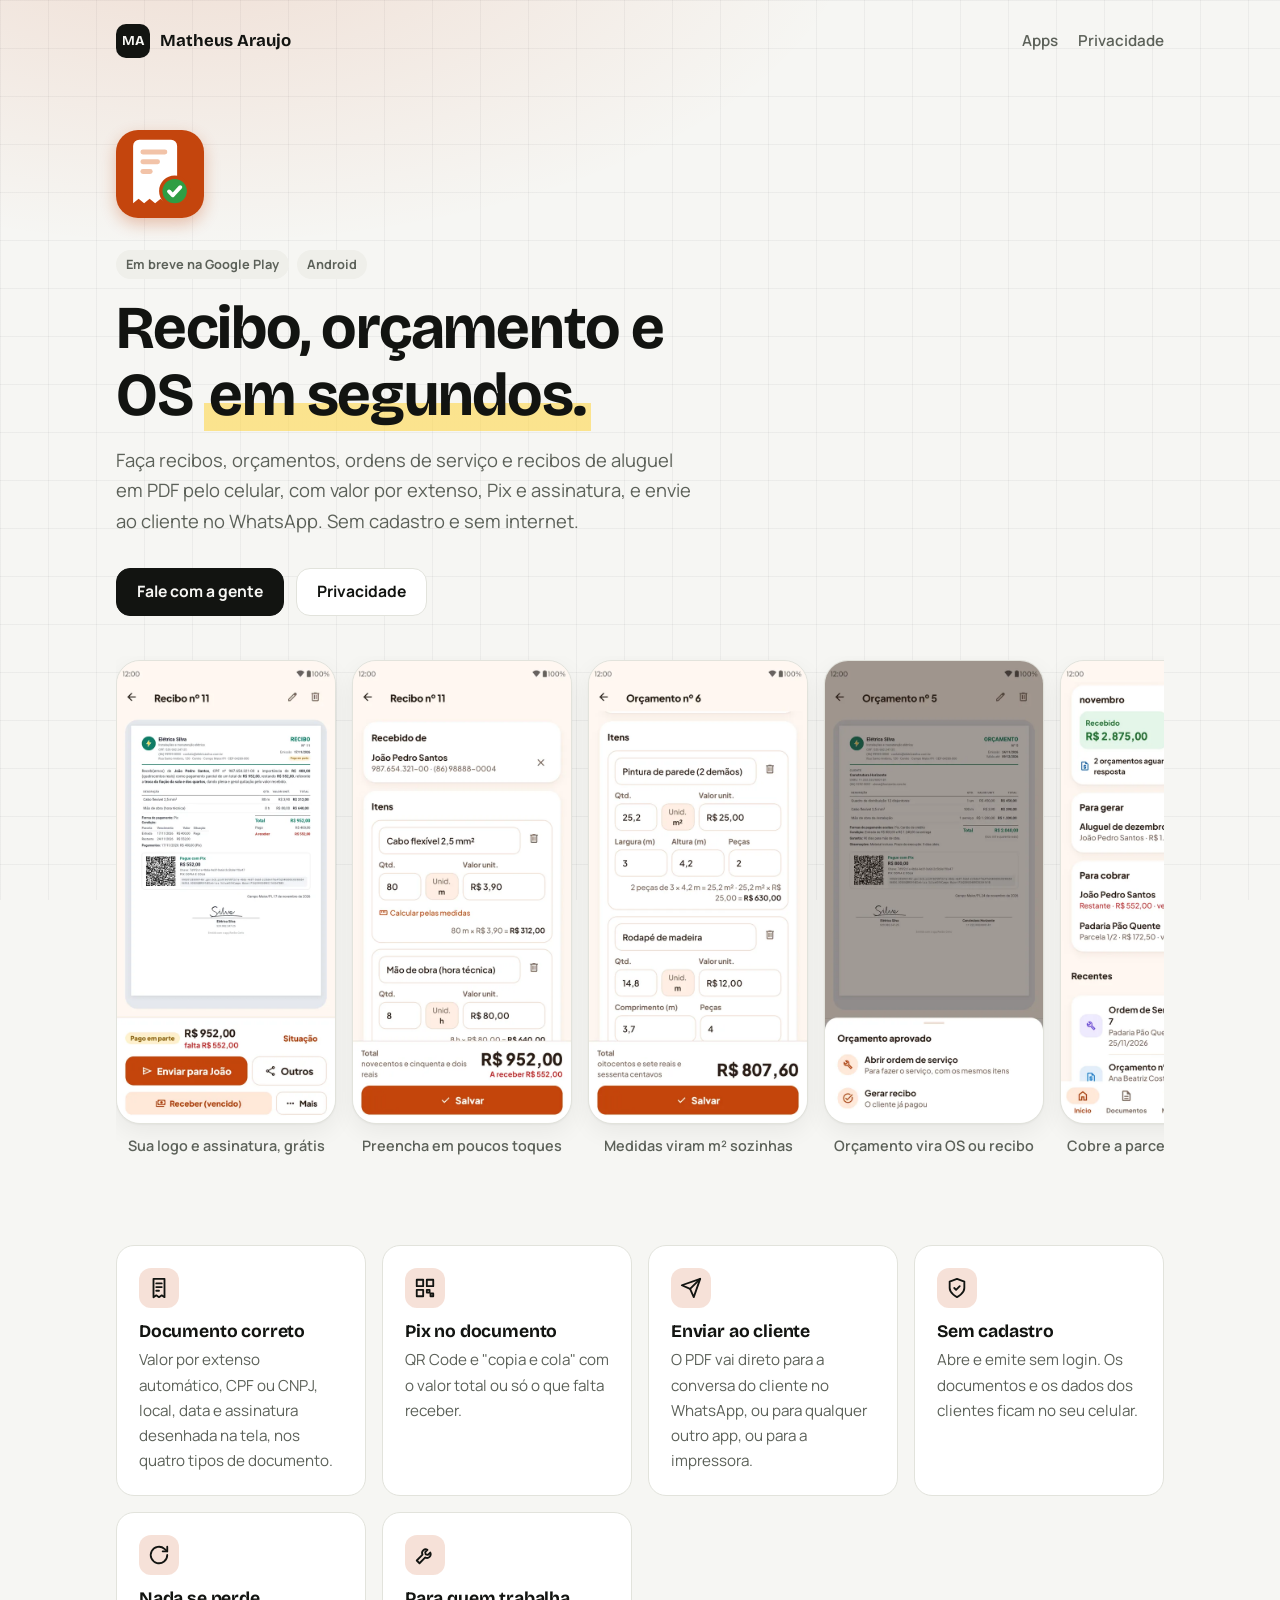
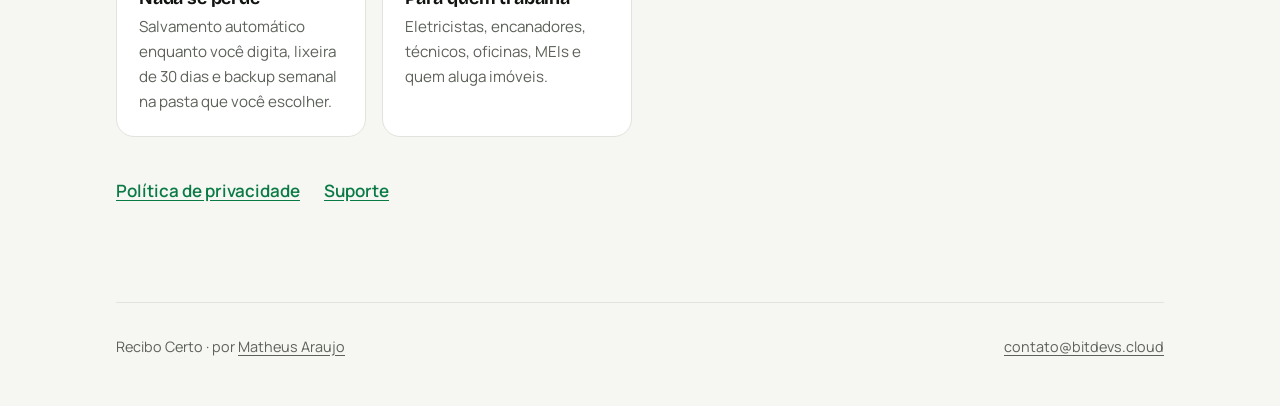
<file: recibo-certo/index.html>
<!doctype html>
<html lang="pt-BR">
  <head>
    <meta charset="utf-8" />
    <meta name="viewport" content="width=device-width, initial-scale=1" />
    <meta name="description" content="Recibo Certo: recibos, orçamentos, ordens de serviço e recibos de aluguel em PDF, com Pix e valor por extenso. Sem cadastro, dados no celular." />
    <title>Recibo Certo · Recibo, orçamento e OS em PDF</title>
    <meta
      name="description"
      content="Carteira cripto não custodial para Android: suas chaves ficam só no seu aparelho. Sem conta, sem rastreamento, com navegador de dapps e redes EVM."
    />
    <link rel="icon" href="/recibo-certo/icon.svg" type="image/svg+xml" />
    <link rel="apple-touch-icon" href="/hold/icon-512.png" />
    <meta property="og:title" content="Hold" />
    <meta
      property="og:description"
      content="Carteira cripto não custodial: suas chaves ficam só no seu aparelho. Sem conta e sem rastreamento."
    />
    <meta property="og:image" content="https://matheusaraujo-dev.github.io/hold/icon-512.png" />
    <link rel="preconnect" href="https://fonts.googleapis.com" />
    <link rel="preconnect" href="https://fonts.gstatic.com" crossorigin />
    <link
      rel="stylesheet"
      href="https://fonts.googleapis.com/css2?family=Bricolage+Grotesque:opsz,wght@12..96,700&family=Manrope:wght@400;600;700&display=swap"
    />
    <link rel="stylesheet" href="/assets/site.css" />
    <style>
      body {
        --accent: #c4450d;
        --bg-glow: rgba(196, 69, 13, 0.14);
      }
      .mark {
        background: linear-gradient(transparent 62%, rgba(255, 212, 59, 0.55) 62%);
        padding: 0 0.08em;
      }
      @media (prefers-color-scheme: dark) {
        .mark {
          background: linear-gradient(transparent 62%, rgba(255, 212, 59, 0.3) 62%);
        }
      }
      .feature svg {
        width: 22px;
        height: 22px;
        stroke: currentColor;
        fill: none;
        stroke-width: 2;
        stroke-linecap: round;
        stroke-linejoin: round;
      }
      .shots {
        display: flex;
        gap: 16px;
        margin: 0 0 48px;
        padding: 4px 4px 16px;
        overflow-x: auto;
        scroll-snap-type: x mandatory;
        scrollbar-width: thin;
      }
      .shots figure {
        flex: 0 0 220px;
        margin: 0;
        scroll-snap-align: start;
      }
      .shots img {
        width: 100%;
        height: auto;
        aspect-ratio: 540 / 1138;
        border-radius: 24px;
        border: 1px solid var(--border);
        background: #0b0d12;
        box-shadow: var(--shadow);
      }
      .shots figcaption {
        margin-top: 10px;
        color: var(--muted);
        font-size: 0.9rem;
        font-weight: 600;
        text-align: center;
      }
      @media (max-width: 560px) {
        .shots figure {
          flex-basis: 200px;
        }
      }
    </style>
  </head>
  <body>
    <div class="wrap">
      <header class="site-header">
        <a class="brand" href="/"><span class="brand-mark">MA</span> Matheus Araujo</a>
        <nav class="nav">
          <a href="/#apps">Apps</a>
          <a href="/recibo-certo/privacidade.html">Privacidade</a>
        </nav>
      </header>

      <main>
        <section class="app-hero">
          <img class="app-icon" src="/recibo-certo/icon.svg" alt="Ícone do Recibo Certo" width="88" height="88" />
          <div>
            <div class="tags">
              <span class="tag">Em breve na Google Play</span>
              <span class="tag">Android</span>
            </div>
            <h1 style="margin-top: 16px">Recibo, orçamento e OS <span class="mark">em segundos.</span></h1>
            <p>
              Faça recibos, orçamentos, ordens de serviço e recibos de aluguel em PDF pelo celular, com valor por
              extenso, Pix e assinatura, e envie ao cliente no WhatsApp. Sem cadastro e sem internet.
            </p>
            <div class="actions">
              <a class="button primary" href="mailto:contato@bitdevs.cloud?subject=Recibo%20Certo">Fale com a gente</a>
              <a class="button" href="/recibo-certo/privacidade.html">Privacidade</a>
            </div>
          </div>
        </section>

        <section class="shots" aria-label="Telas do app">
          <figure>
            <img src="/recibo-certo/prints/01-recibo.webp" width="540" height="1138" loading="lazy" alt="Recibo em PDF pago em parte, com logo, valor por extenso, QR Code Pix do restante, assinatura e os botões Enviar e Receber." />
            <figcaption>Sua logo e assinatura, grátis</figcaption>
          </figure>
          <figure>
            <img src="/recibo-certo/prints/02-editor.webp" width="540" height="1138" loading="lazy" alt="Editor do recibo com o cliente, itens com quantidade, unidade e valor unitário, e o total por extenso." />
            <figcaption>Preencha em poucos toques</figcaption>
          </figure>
          <figure>
            <img src="/recibo-certo/prints/03-medidas.webp" width="540" height="1138" loading="lazy" alt="Orçamento de pintura com largura, altura e peças: 2 peças de 3 × 4,2 m viram 25,2 m², e rodapé calculado pelo comprimento." />
            <figcaption>Medidas viram m² sozinhas</figcaption>
          </figure>
          <figure>
            <img src="/recibo-certo/prints/04-orcamento.webp" width="540" height="1138" loading="lazy" alt="Orçamento em PDF com validade, entrada e Pix, e a folha &quot;Orçamento aprovado&quot; com abrir ordem de serviço ou gerar recibo." />
            <figcaption>Orçamento vira OS ou recibo</figcaption>
          </figure>
          <figure>
            <img src="/recibo-certo/prints/05-cobrar.webp" width="540" height="1138" loading="lazy" alt="Tela inicial com recebido e a receber do mês, o aluguel de dezembro para gerar e duas parcelas para cobrar com botão Cobrar." />
            <figcaption>Cobre a parcela no WhatsApp</figcaption>
          </figure>
          <figure>
            <img src="/recibo-certo/prints/06-os.webp" width="540" height="1138" loading="lazy" alt="Ordem de serviço em PDF com equipamento, defeito, serviço feito, checklist, peças, duas parcelas e os botões Enviar e Receber." />
            <figcaption>Ordem de serviço com checklist</figcaption>
          </figure>
          <figure>
            <img src="/recibo-certo/prints/07-aluguel.webp" width="540" height="1138" loading="lazy" alt="Recibo de aluguel de dezembro já preenchido: inquilino, apartamento, endereço, período de 01/12 a 31/12 e total por extenso." />
            <figcaption>Aluguel do mês com um toque</figcaption>
          </figure>
          <figure>
            <img src="/recibo-certo/prints/08-backup.webp" width="540" height="1138" loading="lazy" alt="Tela de backup com o backup automático semanal ativado e os botões para salvar agora, enviar e restaurar." />
            <figcaption>Backup automático</figcaption>
          </figure>
        </section>

        <section class="features" aria-label="Funcionalidades">
          <article class="feature">
            <span class="glyph"><svg viewBox="0 0 24 24"><path d="M6 2h12v20l-3-2-3 2-3-2-3 2z" /><path d="M9 7h6M9 11h6M9 15h3" /></svg></span>
            <h3>Documento correto</h3>
            <p>Valor por extenso automático, CPF ou CNPJ, local, data e assinatura desenhada na tela, nos quatro tipos de documento.</p>
          </article>
          <article class="feature">
            <span class="glyph"><svg viewBox="0 0 24 24"><rect x="3" y="3" width="7" height="7" /><rect x="14" y="3" width="7" height="7" /><rect x="3" y="14" width="7" height="7" /><path d="M14 14h3v3h-3zM18 18h3v3h-3z" /></svg></span>
            <h3>Pix no documento</h3>
            <p>QR Code e "copia e cola" com o valor total ou só o que falta receber.</p>
          </article>
          <article class="feature">
            <span class="glyph"><svg viewBox="0 0 24 24"><path d="M22 2 11 13" /><path d="M22 2 15 22l-4-9-9-4z" /></svg></span>
            <h3>Enviar ao cliente</h3>
            <p>O PDF vai direto para a conversa do cliente no WhatsApp, ou para qualquer outro app, ou para a impressora.</p>
          </article>
          <article class="feature">
            <span class="glyph"><svg viewBox="0 0 24 24"><path d="M12 22s8-4 8-10V5l-8-3-8 3v7c0 6 8 10 8 10z" /><path d="m9 12 2 2 4-4" /></svg></span>
            <h3>Sem cadastro</h3>
            <p>Abre e emite sem login. Os documentos e os dados dos clientes ficam no seu celular.</p>
          </article>
          <article class="feature">
            <span class="glyph"><svg viewBox="0 0 24 24"><path d="M21 12a9 9 0 1 1-3-6.7L21 8" /><path d="M21 3v5h-5" /></svg></span>
            <h3>Nada se perde</h3>
            <p>Salvamento automático enquanto você digita, lixeira de 30 dias e backup semanal na pasta que você escolher.</p>
          </article>
          <article class="feature">
            <span class="glyph"><svg viewBox="0 0 24 24"><path d="M14.7 6.3a4 4 0 0 0-5.4 5.4L3 18l3 3 6.3-6.3a4 4 0 0 0 5.4-5.4l-2.5 2.5-2.5-.5-.5-2.5z" /></svg></span>
            <h3>Para quem trabalha</h3>
            <p>Eletricistas, encanadores, técnicos, oficinas, MEIs e quem aluga imóveis.</p>
          </article>
        </section>

        <div class="links-row">
          <a href="/recibo-certo/privacidade.html">Política de privacidade</a>
          <a href="mailto:contato@bitdevs.cloud">Suporte</a>
        </div>
      </main>

      <footer class="site-footer">
        <span>Recibo Certo · por <a href="/">Matheus Araujo</a></span>
        <span><a href="mailto:contato@bitdevs.cloud">contato@bitdevs.cloud</a></span>
      </footer>
    </div>
  </body>
</html>
</file>
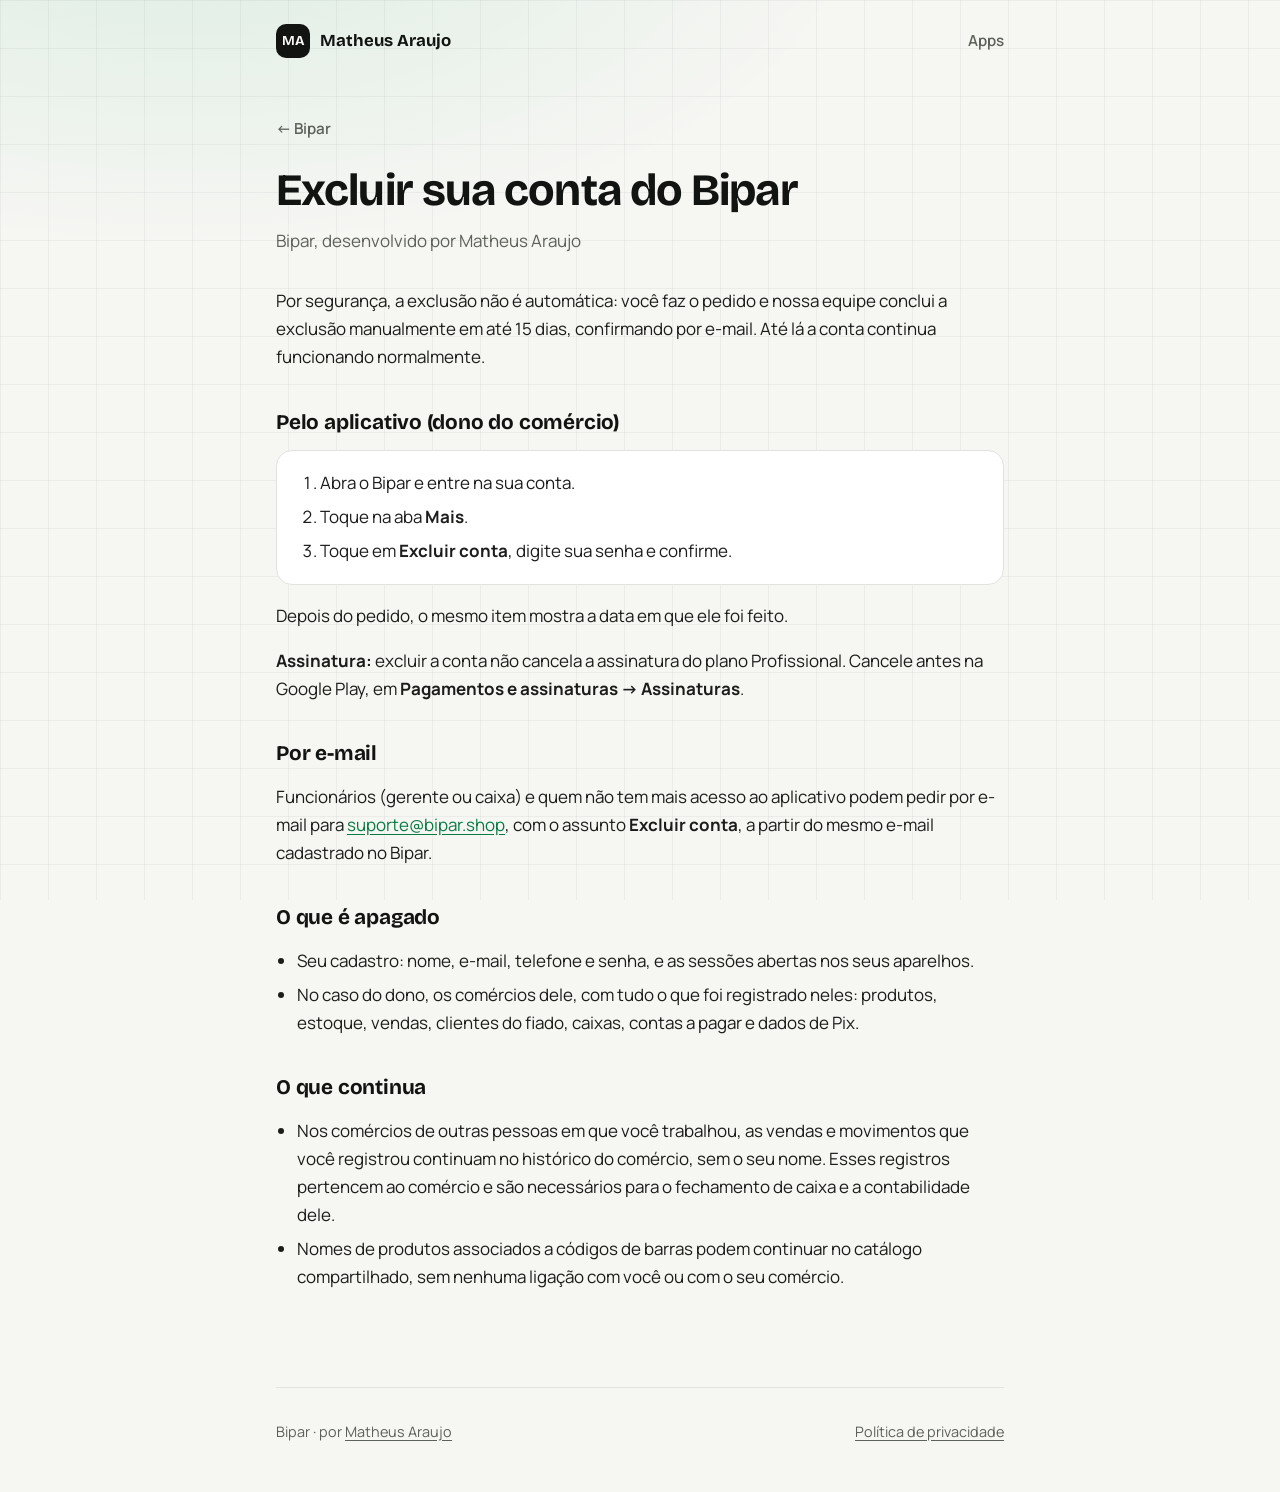
<file: bipar/excluir-conta.html>
<!doctype html>
<html lang="pt-BR">
  <head>
    <meta charset="utf-8" />
    <meta name="viewport" content="width=device-width, initial-scale=1" />
    <title>Excluir conta · Bipar</title>
    <link rel="icon" href="/bipar/icon.svg" type="image/svg+xml" />
    <link rel="preconnect" href="https://fonts.googleapis.com" />
    <link rel="preconnect" href="https://fonts.gstatic.com" crossorigin />
    <link
      rel="stylesheet"
      href="https://fonts.googleapis.com/css2?family=Bricolage+Grotesque:opsz,wght@12..96,700&family=Manrope:wght@400;600;700&display=swap"
    />
    <link rel="stylesheet" href="/assets/site.css" />
  </head>
  <body>
    <div class="wrap narrow">
      <header class="site-header">
        <a class="brand" href="/"><span class="brand-mark">MA</span> Matheus Araujo</a>
        <nav class="nav"><a href="/#apps">Apps</a></nav>
      </header>

      <main class="doc">
        <a class="back" href="/bipar/">&larr; Bipar</a>
        <h1>Excluir sua conta do Bipar</h1>
        <p class="updated">Bipar, desenvolvido por Matheus Araujo</p>

        <p>
          Por segurança, a exclusão não é automática: você faz o pedido e nossa equipe conclui a exclusão manualmente em
          até 15 dias, confirmando por e-mail. Até lá a conta continua funcionando normalmente.
        </p>

        <h2>Pelo aplicativo (dono do comércio)</h2>
        <div class="box">
          <ol>
            <li>Abra o Bipar e entre na sua conta.</li>
            <li>Toque na aba <strong>Mais</strong>.</li>
            <li>Toque em <strong>Excluir conta</strong>, digite sua senha e confirme.</li>
          </ol>
        </div>
        <p>Depois do pedido, o mesmo item mostra a data em que ele foi feito.</p>
        <p>
          <strong>Assinatura:</strong> excluir a conta não cancela a assinatura do plano Profissional. Cancele antes na
          Google Play, em <strong>Pagamentos e assinaturas → Assinaturas</strong>.
        </p>

        <h2>Por e-mail</h2>
        <p>
          Funcionários (gerente ou caixa) e quem não tem mais acesso ao aplicativo podem pedir por e-mail para
          <a href="mailto:suporte@bipar.shop">suporte@bipar.shop</a>, com o assunto <strong>Excluir conta</strong>, a partir do
          mesmo e-mail cadastrado no Bipar.
        </p>

        <h2>O que é apagado</h2>
        <ul>
          <li>Seu cadastro: nome, e-mail, telefone e senha, e as sessões abertas nos seus aparelhos.</li>
          <li>
            No caso do dono, os comércios dele, com tudo o que foi registrado neles: produtos, estoque, vendas, clientes do
            fiado, caixas, contas a pagar e dados de Pix.
          </li>
        </ul>

        <h2>O que continua</h2>
        <ul>
          <li>
            Nos comércios de outras pessoas em que você trabalhou, as vendas e movimentos que você registrou continuam no
            histórico do comércio, sem o seu nome. Esses registros pertencem ao comércio e são necessários para o
            fechamento de caixa e a contabilidade dele.
          </li>
          <li>
            Nomes de produtos associados a códigos de barras podem continuar no catálogo compartilhado, sem nenhuma
            ligação com você ou com o seu comércio.
          </li>
        </ul>
      </main>

      <footer class="site-footer">
        <span>Bipar · por <a href="/">Matheus Araujo</a></span>
        <span><a href="/bipar/privacidade.html">Política de privacidade</a></span>
      </footer>
    </div>
  </body>
</html>
</file>
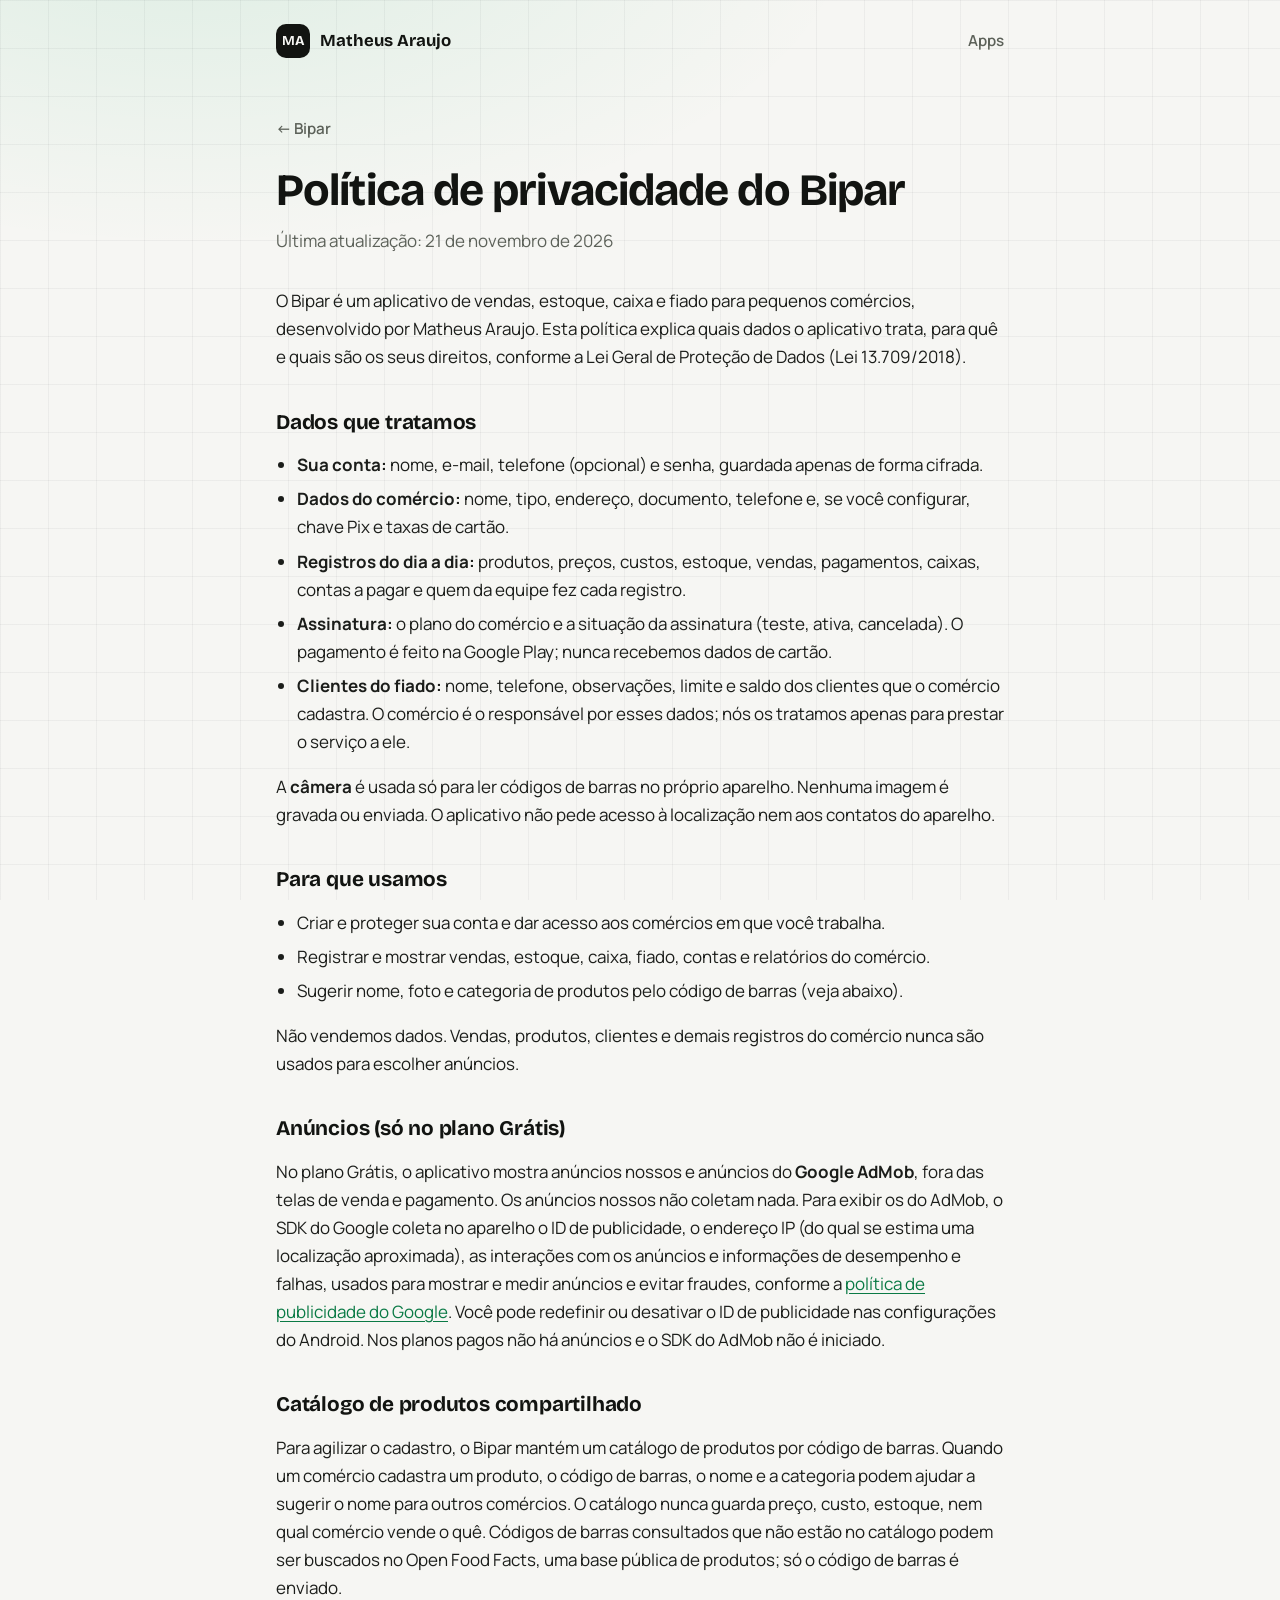
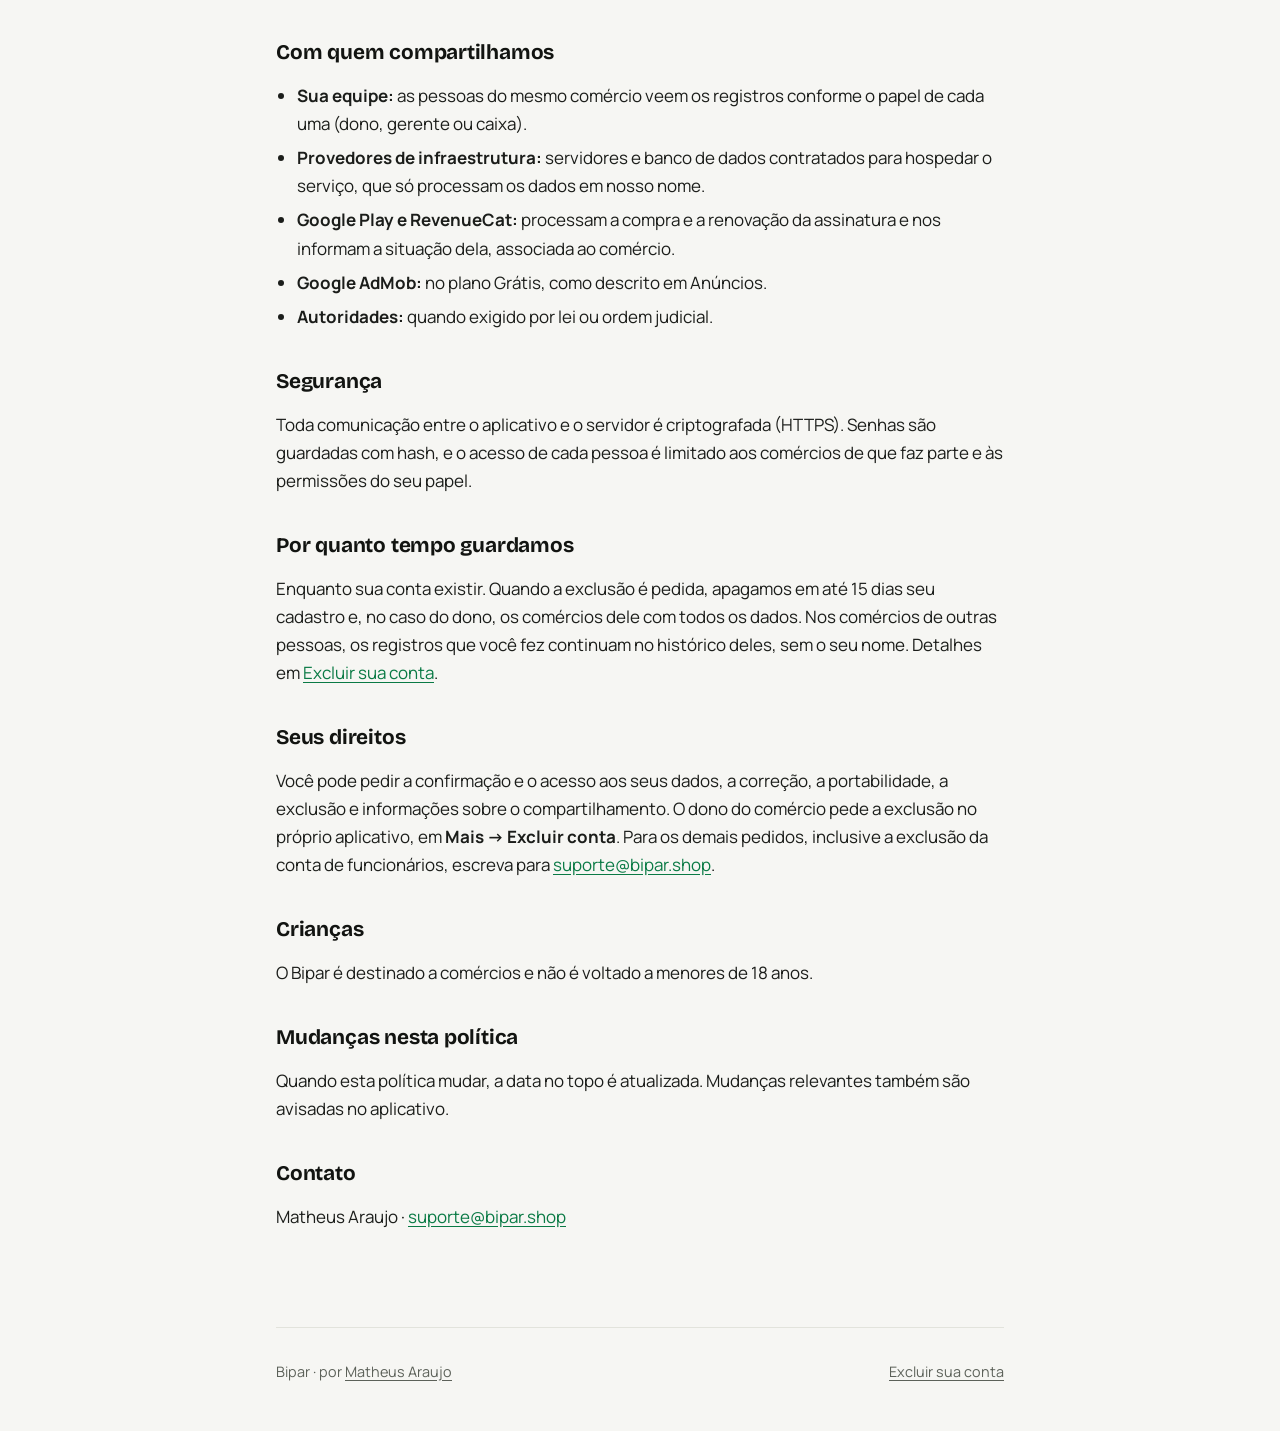
<file: bipar/privacidade.html>
<!doctype html>
<html lang="pt-BR">
  <head>
    <meta charset="utf-8" />
    <meta name="viewport" content="width=device-width, initial-scale=1" />
    <title>Política de privacidade · Bipar</title>
    <link rel="icon" href="/bipar/icon.svg" type="image/svg+xml" />
    <link rel="preconnect" href="https://fonts.googleapis.com" />
    <link rel="preconnect" href="https://fonts.gstatic.com" crossorigin />
    <link
      rel="stylesheet"
      href="https://fonts.googleapis.com/css2?family=Bricolage+Grotesque:opsz,wght@12..96,700&family=Manrope:wght@400;600;700&display=swap"
    />
    <link rel="stylesheet" href="/assets/site.css" />
  </head>
  <body>
    <div class="wrap narrow">
      <header class="site-header">
        <a class="brand" href="/"
          ><span class="brand-mark">MA</span> Matheus Araujo</a
        >
        <nav class="nav"><a href="/#apps">Apps</a></nav>
      </header>

      <main class="doc">
        <a class="back" href="/bipar/">&larr; Bipar</a>
        <h1>Política de privacidade do Bipar</h1>
        <p class="updated">Última atualização: 21 de novembro de 2026</p>

        <p>
          O Bipar é um aplicativo de vendas, estoque, caixa e fiado para
          pequenos comércios, desenvolvido por Matheus Araujo. Esta política
          explica quais dados o aplicativo trata, para quê e quais são os seus
          direitos, conforme a Lei Geral de Proteção de Dados (Lei 13.709/2018).
        </p>

        <h2>Dados que tratamos</h2>
        <ul>
          <li>
            <strong>Sua conta:</strong> nome, e-mail, telefone (opcional) e
            senha, guardada apenas de forma cifrada.
          </li>
          <li>
            <strong>Dados do comércio:</strong> nome, tipo, endereço, documento,
            telefone e, se você configurar, chave Pix e taxas de cartão.
          </li>
          <li>
            <strong>Registros do dia a dia:</strong> produtos, preços, custos,
            estoque, vendas, pagamentos, caixas, contas a pagar e quem da equipe
            fez cada registro.
          </li>
          <li>
            <strong>Assinatura:</strong> o plano do comércio e a situação da
            assinatura (teste, ativa, cancelada). O pagamento é feito na Google
            Play; nunca recebemos dados de cartão.
          </li>
          <li>
            <strong>Clientes do fiado:</strong> nome, telefone, observações,
            limite e saldo dos clientes que o comércio cadastra. O comércio é o
            responsável por esses dados; nós os tratamos apenas para prestar o
            serviço a ele.
          </li>
        </ul>
        <p>
          A <strong>câmera</strong> é usada só para ler códigos de barras no
          próprio aparelho. Nenhuma imagem é gravada ou enviada. O aplicativo
          não pede acesso à localização nem aos contatos do aparelho.
        </p>

        <h2>Para que usamos</h2>
        <ul>
          <li>
            Criar e proteger sua conta e dar acesso aos comércios em que você
            trabalha.
          </li>
          <li>
            Registrar e mostrar vendas, estoque, caixa, fiado, contas e
            relatórios do comércio.
          </li>
          <li>
            Sugerir nome, foto e categoria de produtos pelo código de barras
            (veja abaixo).
          </li>
        </ul>
        <p>
          Não vendemos dados. Vendas, produtos, clientes e demais registros do
          comércio nunca são usados para escolher anúncios.
        </p>

        <h2>Anúncios (só no plano Grátis)</h2>
        <p>
          No plano Grátis, o aplicativo mostra anúncios nossos e anúncios do
          <strong>Google AdMob</strong>, fora das telas de venda e pagamento.
          Os anúncios nossos não coletam nada. Para exibir os do AdMob, o SDK
          do Google coleta no aparelho o ID de publicidade, o endereço IP (do
          qual se estima uma localização aproximada), as interações com os
          anúncios e informações de desempenho e falhas, usados para mostrar e
          medir anúncios e evitar fraudes, conforme a
          <a href="https://policies.google.com/technologies/ads?hl=pt-BR"
            >política de publicidade do Google</a
          >. Você pode redefinir ou desativar o ID de publicidade nas
          configurações do Android. Nos planos pagos não há anúncios e o SDK
          do AdMob não é iniciado.
        </p>

        <h2>Catálogo de produtos compartilhado</h2>
        <p>
          Para agilizar o cadastro, o Bipar mantém um catálogo de produtos por
          código de barras. Quando um comércio cadastra um produto, o código de
          barras, o nome e a categoria podem ajudar a sugerir o nome para outros
          comércios. O catálogo nunca guarda preço, custo, estoque, nem qual
          comércio vende o quê. Códigos de barras consultados que não estão no
          catálogo podem ser buscados no Open Food Facts, uma base pública de
          produtos; só o código de barras é enviado.
        </p>

        <h2>Com quem compartilhamos</h2>
        <ul>
          <li>
            <strong>Sua equipe:</strong> as pessoas do mesmo comércio veem os
            registros conforme o papel de cada uma (dono, gerente ou caixa).
          </li>
          <li>
            <strong>Provedores de infraestrutura:</strong> servidores e banco de
            dados contratados para hospedar o serviço, que só processam os dados
            em nosso nome.
          </li>
          <li>
            <strong>Google Play e RevenueCat:</strong> processam a compra e a
            renovação da assinatura e nos informam a situação dela, associada ao
            comércio.
          </li>
          <li>
            <strong>Google AdMob:</strong> no plano Grátis, como descrito em
            Anúncios.
          </li>
          <li>
            <strong>Autoridades:</strong> quando exigido por lei ou ordem
            judicial.
          </li>
        </ul>

        <h2>Segurança</h2>
        <p>
          Toda comunicação entre o aplicativo e o servidor é criptografada
          (HTTPS). Senhas são guardadas com hash, e o acesso de cada pessoa é
          limitado aos comércios de que faz parte e às permissões do seu papel.
        </p>

        <h2>Por quanto tempo guardamos</h2>
        <p>
          Enquanto sua conta existir. Quando a exclusão é pedida, apagamos em
          até 15 dias seu cadastro e, no caso do dono, os comércios dele com
          todos os dados. Nos comércios de outras pessoas, os registros que você
          fez continuam no histórico deles, sem o seu nome. Detalhes em
          <a href="/bipar/excluir-conta.html">Excluir sua conta</a>.
        </p>

        <h2>Seus direitos</h2>
        <p>
          Você pode pedir a confirmação e o acesso aos seus dados, a correção, a
          portabilidade, a exclusão e informações sobre o compartilhamento. O
          dono do comércio pede a exclusão no próprio aplicativo, em
          <strong>Mais → Excluir conta</strong>. Para os demais pedidos,
          inclusive a exclusão da conta de funcionários, escreva para
          <a href="mailto:suporte@bipar.shop"
            >suporte@bipar.shop</a
          >.
        </p>

        <h2>Crianças</h2>
        <p>
          O Bipar é destinado a comércios e não é voltado a menores de 18 anos.
        </p>

        <h2>Mudanças nesta política</h2>
        <p>
          Quando esta política mudar, a data no topo é atualizada. Mudanças
          relevantes também são avisadas no aplicativo.
        </p>

        <h2>Contato</h2>
        <p>
          Matheus Araujo ·
          <a href="mailto:suporte@bipar.shop"
            >suporte@bipar.shop</a
          >
        </p>
      </main>

      <footer class="site-footer">
        <span>Bipar · por <a href="/">Matheus Araujo</a></span>
        <span><a href="/bipar/excluir-conta.html">Excluir sua conta</a></span>
      </footer>
    </div>
  </body>
</html>
</file>
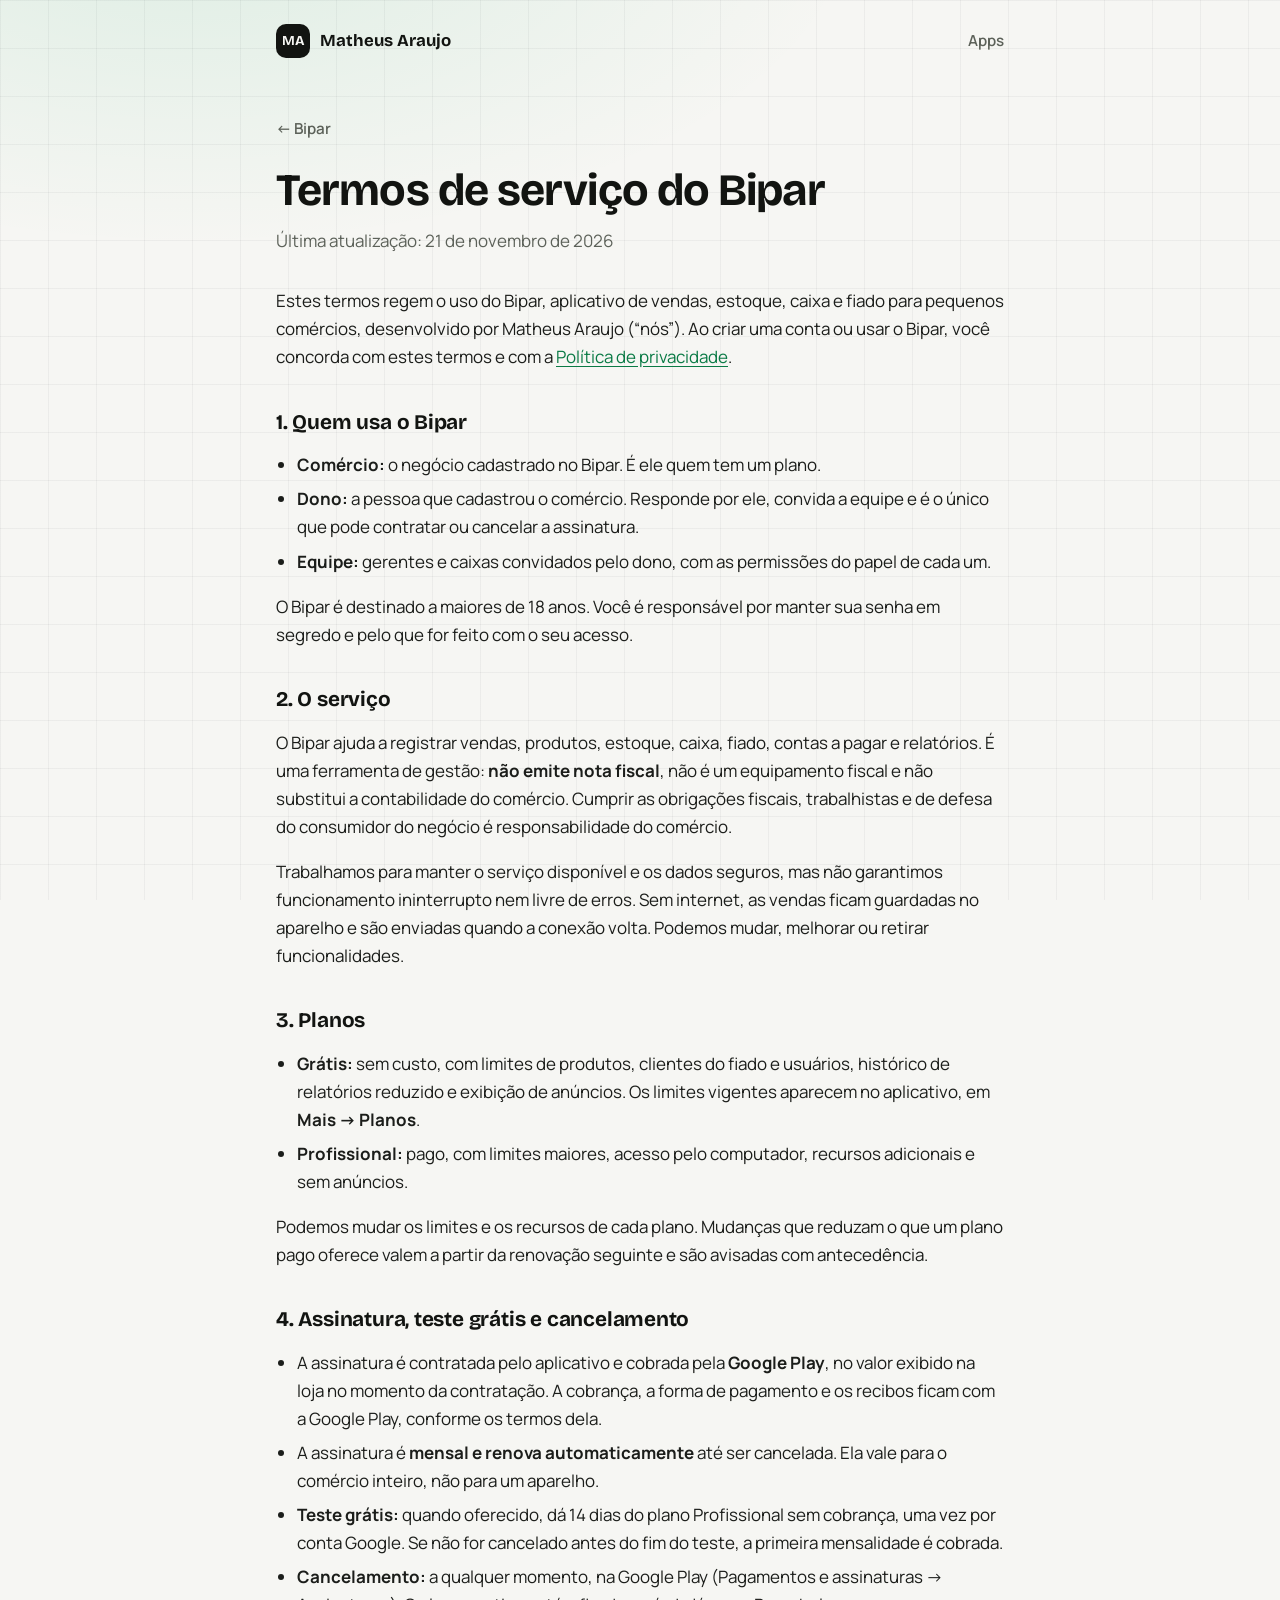
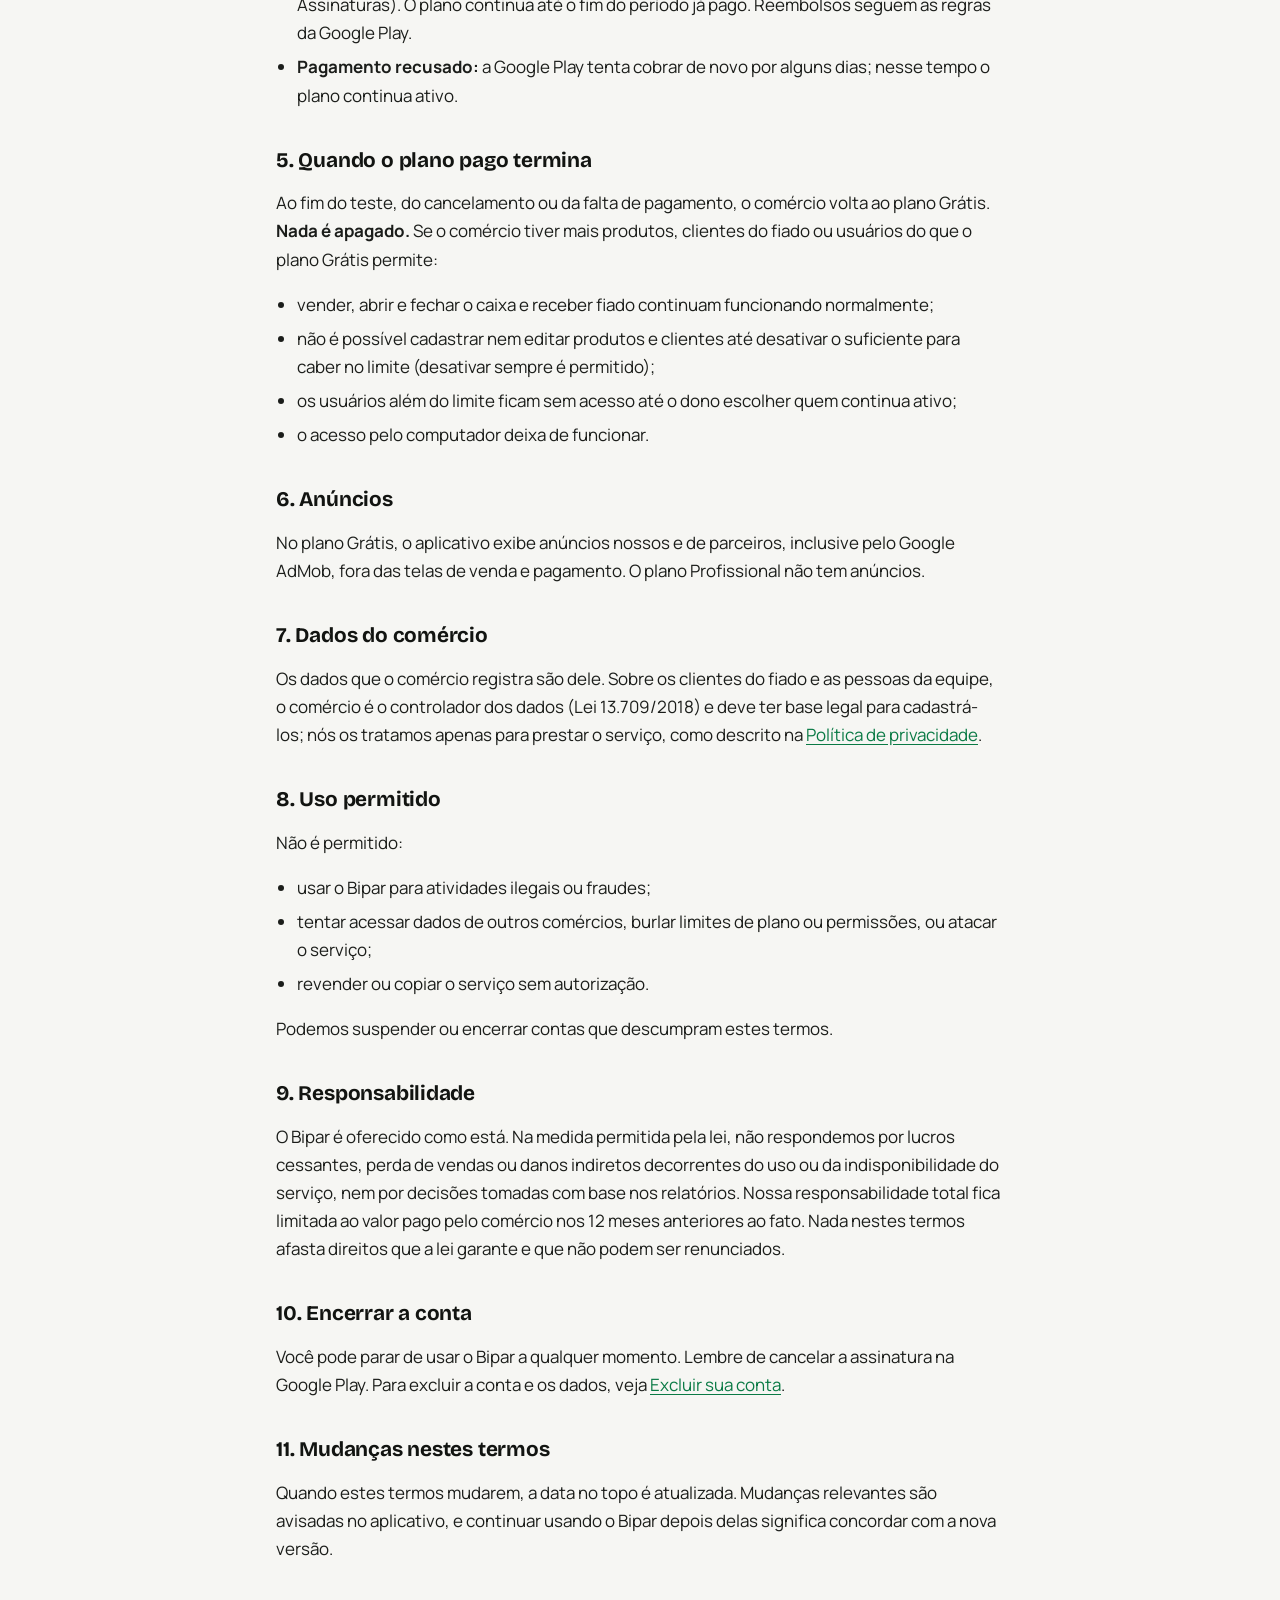
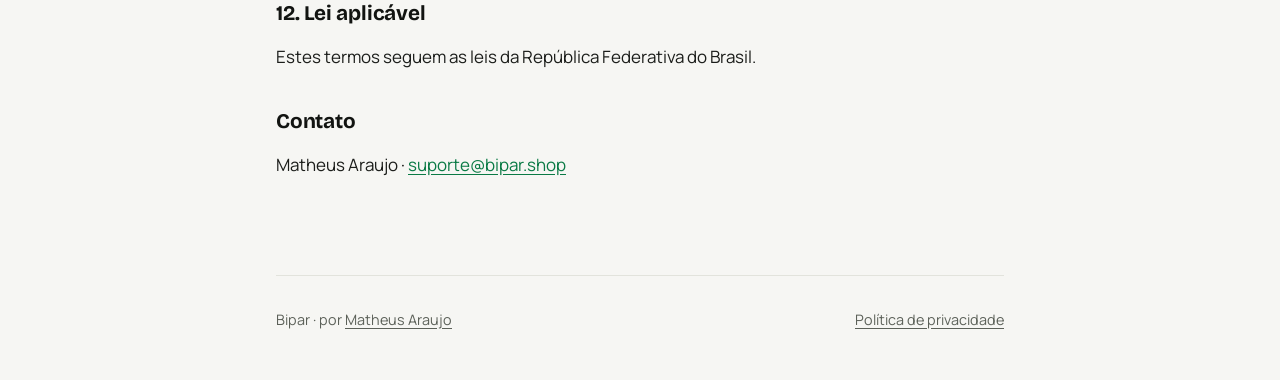
<file: bipar/termos.html>
<!doctype html>
<html lang="pt-BR">
  <head>
    <meta charset="utf-8" />
    <meta name="viewport" content="width=device-width, initial-scale=1" />
    <title>Termos de serviço · Bipar</title>
    <link rel="icon" href="/bipar/icon.svg" type="image/svg+xml" />
    <link rel="preconnect" href="https://fonts.googleapis.com" />
    <link rel="preconnect" href="https://fonts.gstatic.com" crossorigin />
    <link
      rel="stylesheet"
      href="https://fonts.googleapis.com/css2?family=Bricolage+Grotesque:opsz,wght@12..96,700&family=Manrope:wght@400;600;700&display=swap"
    />
    <link rel="stylesheet" href="/assets/site.css" />
  </head>
  <body>
    <div class="wrap narrow">
      <header class="site-header">
        <a class="brand" href="/"
          ><span class="brand-mark">MA</span> Matheus Araujo</a
        >
        <nav class="nav"><a href="/#apps">Apps</a></nav>
      </header>

      <main class="doc">
        <a class="back" href="/bipar/">&larr; Bipar</a>
        <h1>Termos de serviço do Bipar</h1>
        <p class="updated">Última atualização: 21 de novembro de 2026</p>

        <p>
          Estes termos regem o uso do Bipar, aplicativo de vendas, estoque,
          caixa e fiado para pequenos comércios, desenvolvido por Matheus
          Araujo (“nós”). Ao criar uma conta ou usar o Bipar, você concorda com
          estes termos e com a
          <a href="/bipar/privacidade.html">Política de privacidade</a>.
        </p>

        <h2>1. Quem usa o Bipar</h2>
        <ul>
          <li>
            <strong>Comércio:</strong> o negócio cadastrado no Bipar. É ele
            quem tem um plano.
          </li>
          <li>
            <strong>Dono:</strong> a pessoa que cadastrou o comércio. Responde
            por ele, convida a equipe e é o único que pode contratar ou
            cancelar a assinatura.
          </li>
          <li>
            <strong>Equipe:</strong> gerentes e caixas convidados pelo dono,
            com as permissões do papel de cada um.
          </li>
        </ul>
        <p>
          O Bipar é destinado a maiores de 18 anos. Você é responsável por
          manter sua senha em segredo e pelo que for feito com o seu acesso.
        </p>

        <h2>2. O serviço</h2>
        <p>
          O Bipar ajuda a registrar vendas, produtos, estoque, caixa, fiado,
          contas a pagar e relatórios. É uma ferramenta de gestão:
          <strong>não emite nota fiscal</strong>, não é um equipamento fiscal
          e não substitui a contabilidade do comércio. Cumprir as obrigações
          fiscais, trabalhistas e de defesa do consumidor do negócio é
          responsabilidade do comércio.
        </p>
        <p>
          Trabalhamos para manter o serviço disponível e os dados seguros, mas
          não garantimos funcionamento ininterrupto nem livre de erros. Sem
          internet, as vendas ficam guardadas no aparelho e são enviadas quando
          a conexão volta. Podemos mudar, melhorar ou retirar funcionalidades.
        </p>

        <h2>3. Planos</h2>
        <ul>
          <li>
            <strong>Grátis:</strong> sem custo, com limites de produtos,
            clientes do fiado e usuários, histórico de relatórios reduzido e
            exibição de anúncios. Os limites vigentes aparecem no aplicativo,
            em <strong>Mais → Planos</strong>.
          </li>
          <li>
            <strong>Profissional:</strong> pago, com limites maiores, acesso
            pelo computador, recursos adicionais e sem anúncios.
          </li>
        </ul>
        <p>
          Podemos mudar os limites e os recursos de cada plano. Mudanças que
          reduzam o que um plano pago oferece valem a partir da renovação
          seguinte e são avisadas com antecedência.
        </p>

        <h2>4. Assinatura, teste grátis e cancelamento</h2>
        <ul>
          <li>
            A assinatura é contratada pelo aplicativo e cobrada pela
            <strong>Google Play</strong>, no valor exibido na loja no momento
            da contratação. A cobrança, a forma de pagamento e os recibos ficam
            com a Google Play, conforme os termos dela.
          </li>
          <li>
            A assinatura é <strong>mensal e renova automaticamente</strong> até
            ser cancelada. Ela vale para o comércio inteiro, não para um
            aparelho.
          </li>
          <li>
            <strong>Teste grátis:</strong> quando oferecido, dá 14 dias do
            plano Profissional sem cobrança, uma vez por conta Google. Se não
            for cancelado antes do fim do teste, a primeira mensalidade é
            cobrada.
          </li>
          <li>
            <strong>Cancelamento:</strong> a qualquer momento, na Google Play
            (Pagamentos e assinaturas → Assinaturas). O plano continua até o
            fim do período já pago. Reembolsos seguem as regras da Google Play.
          </li>
          <li>
            <strong>Pagamento recusado:</strong> a Google Play tenta cobrar de
            novo por alguns dias; nesse tempo o plano continua ativo.
          </li>
        </ul>

        <h2>5. Quando o plano pago termina</h2>
        <p>
          Ao fim do teste, do cancelamento ou da falta de pagamento, o comércio
          volta ao plano Grátis. <strong>Nada é apagado.</strong> Se o comércio
          tiver mais produtos, clientes do fiado ou usuários do que o plano
          Grátis permite:
        </p>
        <ul>
          <li>
            vender, abrir e fechar o caixa e receber fiado continuam
            funcionando normalmente;
          </li>
          <li>
            não é possível cadastrar nem editar produtos e clientes até
            desativar o suficiente para caber no limite (desativar sempre é
            permitido);
          </li>
          <li>
            os usuários além do limite ficam sem acesso até o dono escolher
            quem continua ativo;
          </li>
          <li>o acesso pelo computador deixa de funcionar.</li>
        </ul>

        <h2>6. Anúncios</h2>
        <p>
          No plano Grátis, o aplicativo exibe anúncios nossos e de parceiros,
          inclusive pelo Google AdMob, fora das telas de venda e pagamento. O
          plano Profissional não tem anúncios.
        </p>

        <h2>7. Dados do comércio</h2>
        <p>
          Os dados que o comércio registra são dele. Sobre os clientes do
          fiado e as pessoas da equipe, o comércio é o controlador dos dados
          (Lei 13.709/2018) e deve ter base legal para cadastrá-los; nós os
          tratamos apenas para prestar o serviço, como descrito na
          <a href="/bipar/privacidade.html">Política de privacidade</a>.
        </p>

        <h2>8. Uso permitido</h2>
        <p>Não é permitido:</p>
        <ul>
          <li>usar o Bipar para atividades ilegais ou fraudes;</li>
          <li>
            tentar acessar dados de outros comércios, burlar limites de plano
            ou permissões, ou atacar o serviço;
          </li>
          <li>revender ou copiar o serviço sem autorização.</li>
        </ul>
        <p>
          Podemos suspender ou encerrar contas que descumpram estes termos.
        </p>

        <h2>9. Responsabilidade</h2>
        <p>
          O Bipar é oferecido como está. Na medida permitida pela lei, não
          respondemos por lucros cessantes, perda de vendas ou danos indiretos
          decorrentes do uso ou da indisponibilidade do serviço, nem por
          decisões tomadas com base nos relatórios. Nossa responsabilidade
          total fica limitada ao valor pago pelo comércio nos 12 meses
          anteriores ao fato. Nada nestes termos afasta direitos que a lei
          garante e que não podem ser renunciados.
        </p>

        <h2>10. Encerrar a conta</h2>
        <p>
          Você pode parar de usar o Bipar a qualquer momento. Lembre de
          cancelar a assinatura na Google Play. Para excluir a conta e os
          dados, veja <a href="/bipar/excluir-conta.html">Excluir sua conta</a>.
        </p>

        <h2>11. Mudanças nestes termos</h2>
        <p>
          Quando estes termos mudarem, a data no topo é atualizada. Mudanças
          relevantes são avisadas no aplicativo, e continuar usando o Bipar
          depois delas significa concordar com a nova versão.
        </p>

        <h2>12. Lei aplicável</h2>
        <p>Estes termos seguem as leis da República Federativa do Brasil.</p>

        <h2>Contato</h2>
        <p>
          Matheus Araujo ·
          <a href="mailto:suporte@bipar.shop"
            >suporte@bipar.shop</a
          >
        </p>
      </main>

      <footer class="site-footer">
        <span>Bipar · por <a href="/">Matheus Araujo</a></span>
        <span><a href="/bipar/privacidade.html">Política de privacidade</a></span>
      </footer>
    </div>
  </body>
</html>
</file>
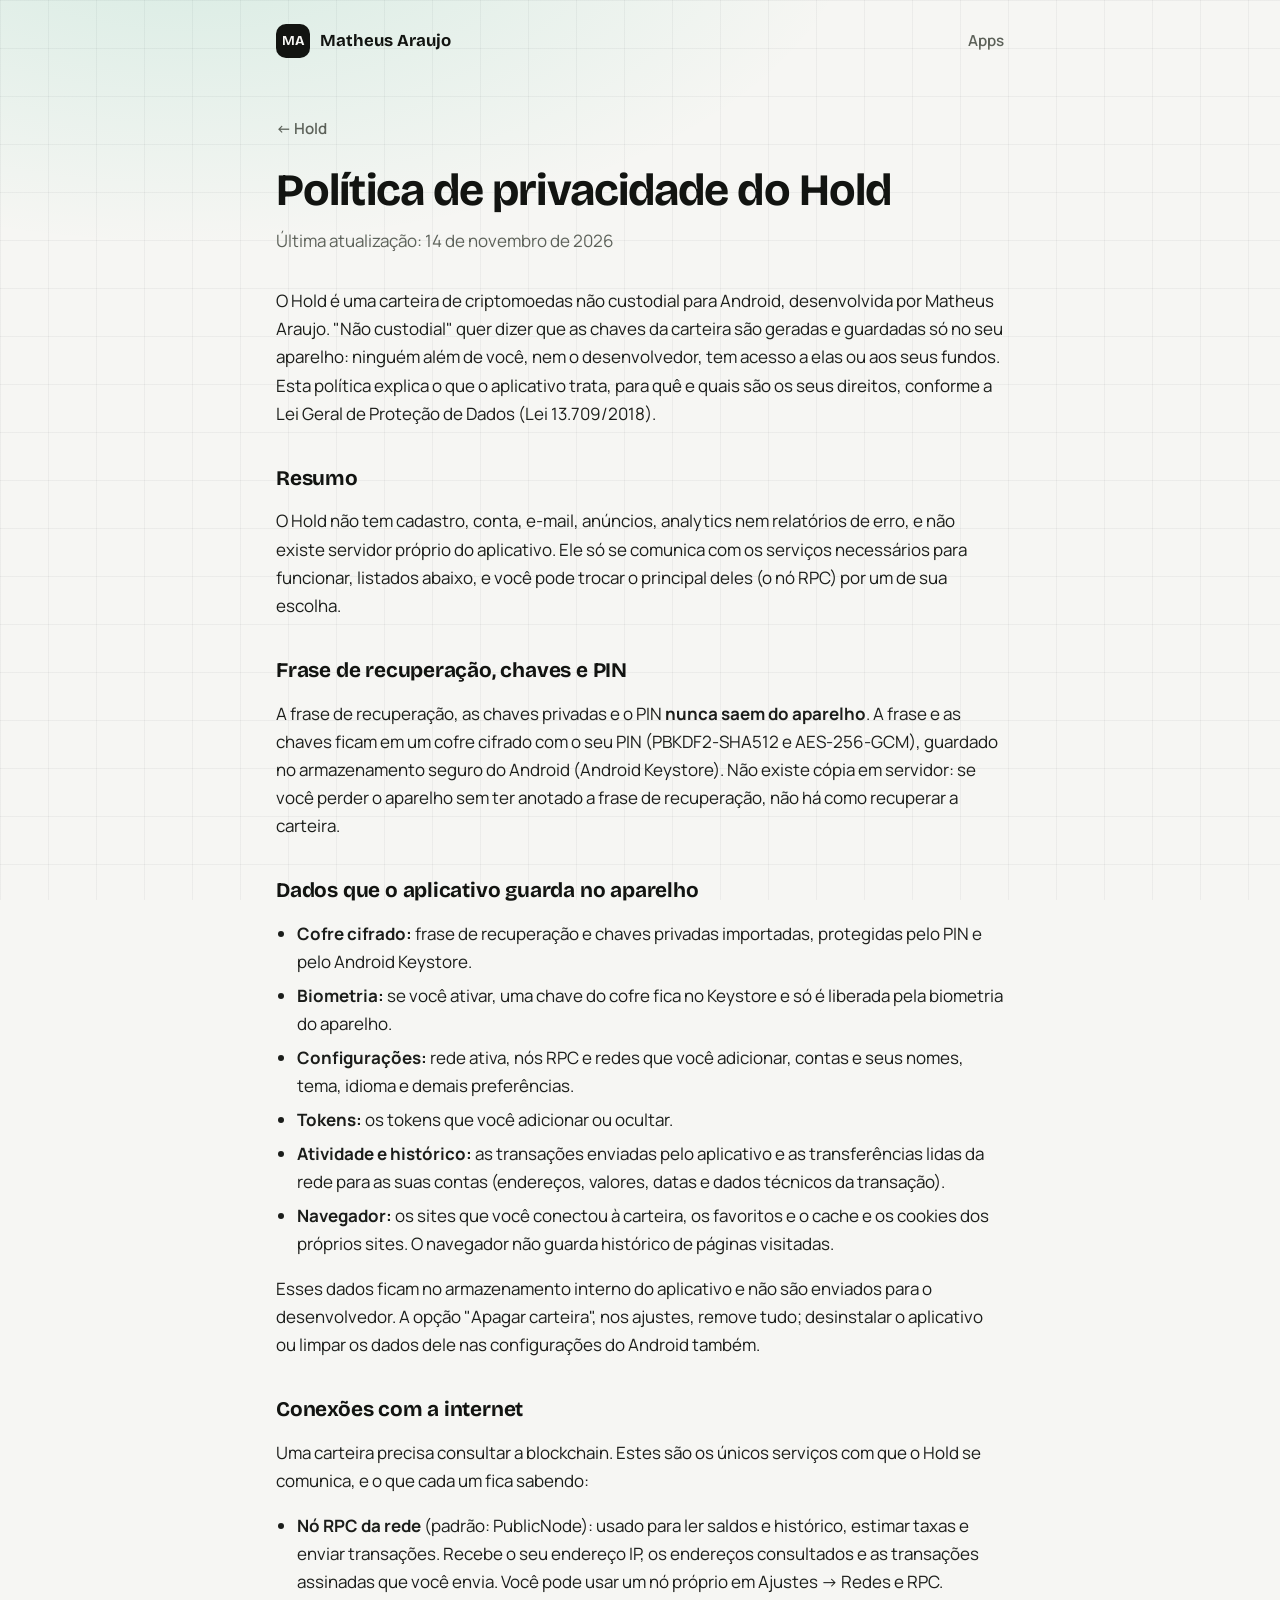
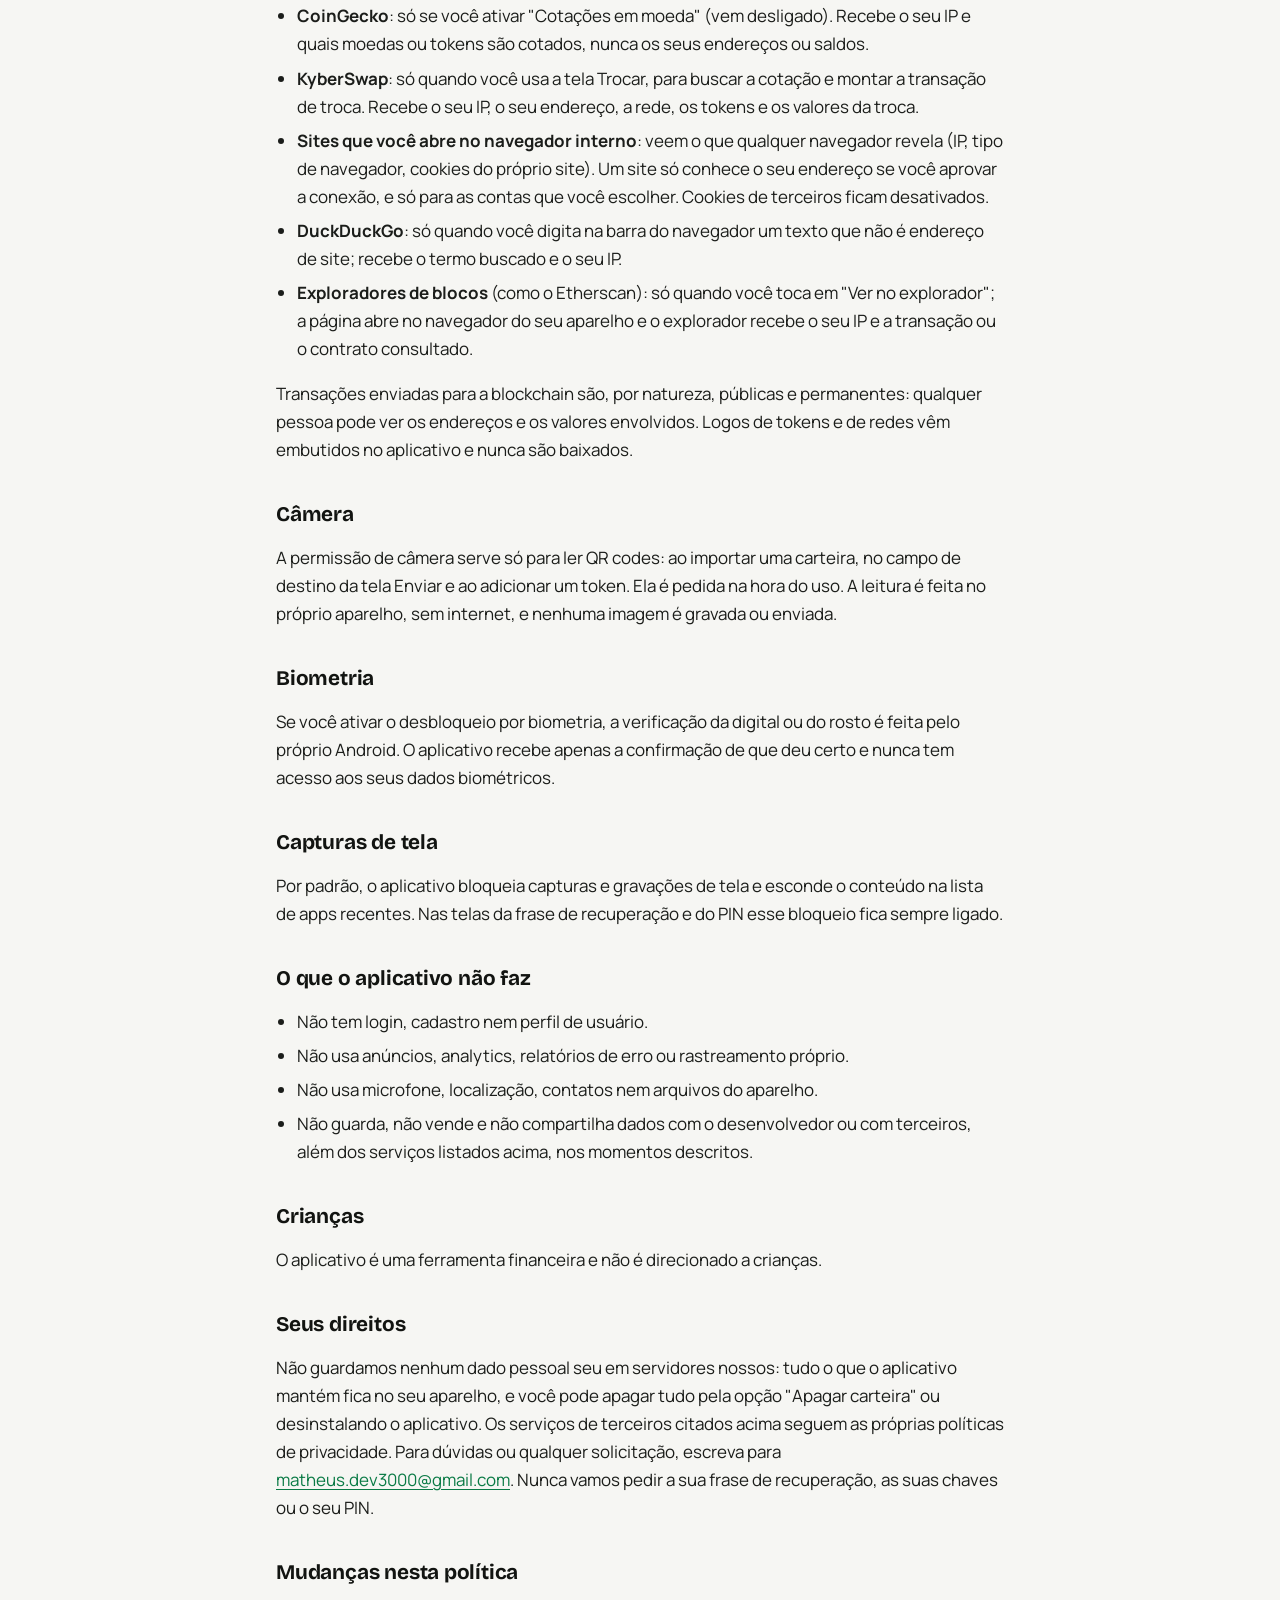
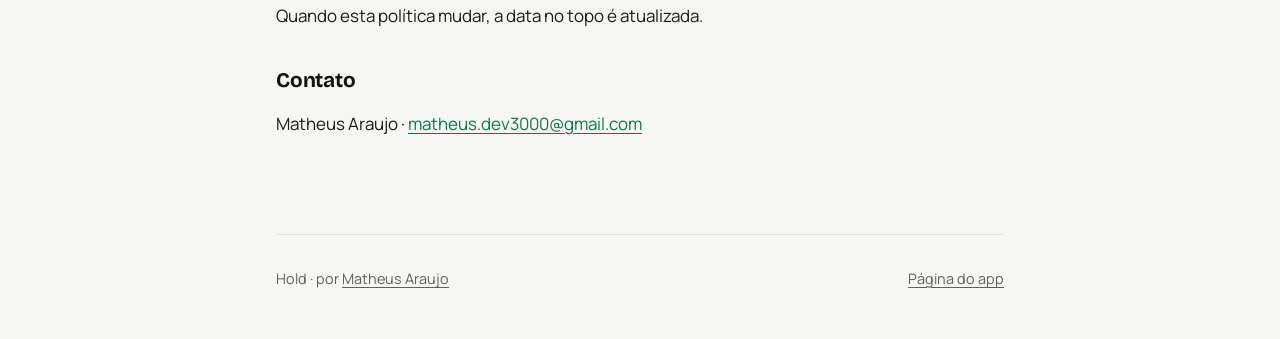
<file: hold/privacidade.html>
<!doctype html>
<html lang="pt-BR">
  <head>
    <meta charset="utf-8" />
    <meta name="viewport" content="width=device-width, initial-scale=1" />
    <title>Política de privacidade · Hold</title>
    <link rel="icon" href="/hold/icon.svg" type="image/svg+xml" />
    <link rel="preconnect" href="https://fonts.googleapis.com" />
    <link rel="preconnect" href="https://fonts.gstatic.com" crossorigin />
    <link
      rel="stylesheet"
      href="https://fonts.googleapis.com/css2?family=Bricolage+Grotesque:opsz,wght@12..96,700&family=Manrope:wght@400;600;700&display=swap"
    />
    <link rel="stylesheet" href="/assets/site.css" />
    <style>
      body {
        --accent: #0ca678;
        --bg-glow: rgba(12, 166, 120, 0.14);
      }
    </style>
  </head>
  <body>
    <div class="wrap narrow">
      <header class="site-header">
        <a class="brand" href="/"
          ><span class="brand-mark">MA</span> Matheus Araujo</a
        >
        <nav class="nav"><a href="/#apps">Apps</a></nav>
      </header>

      <main class="doc">
        <a class="back" href="/hold/">&larr; Hold</a>
        <h1>Política de privacidade do Hold</h1>
        <p class="updated">Última atualização: 14 de novembro de 2026</p>

        <p>
          O Hold é uma carteira de criptomoedas não custodial para Android,
          desenvolvida por Matheus Araujo. "Não custodial" quer dizer que as
          chaves da carteira são geradas e guardadas só no seu aparelho:
          ninguém além de você, nem o desenvolvedor, tem acesso a elas ou aos
          seus fundos. Esta política explica o que o aplicativo trata, para quê
          e quais são os seus direitos, conforme a Lei Geral de Proteção de
          Dados (Lei 13.709/2018).
        </p>

        <h2>Resumo</h2>
        <p>
          O Hold não tem cadastro, conta, e-mail, anúncios, analytics nem
          relatórios de erro, e não existe servidor próprio do aplicativo. Ele
          só se comunica com os serviços necessários para funcionar, listados
          abaixo, e você pode trocar o principal deles (o nó RPC) por um de sua
          escolha.
        </p>

        <h2>Frase de recuperação, chaves e PIN</h2>
        <p>
          A frase de recuperação, as chaves privadas e o PIN
          <strong>nunca saem do aparelho</strong>. A frase e as chaves ficam em
          um cofre cifrado com o seu PIN (PBKDF2-SHA512 e AES-256-GCM), guardado
          no armazenamento seguro do Android (Android Keystore). Não existe
          cópia em servidor: se você perder o aparelho sem ter anotado a frase
          de recuperação, não há como recuperar a carteira.
        </p>

        <h2>Dados que o aplicativo guarda no aparelho</h2>
        <ul>
          <li>
            <strong>Cofre cifrado:</strong> frase de recuperação e chaves
            privadas importadas, protegidas pelo PIN e pelo Android Keystore.
          </li>
          <li>
            <strong>Biometria:</strong> se você ativar, uma chave do cofre fica
            no Keystore e só é liberada pela biometria do aparelho.
          </li>
          <li>
            <strong>Configurações:</strong> rede ativa, nós RPC e redes que você
            adicionar, contas e seus nomes, tema, idioma e demais preferências.
          </li>
          <li>
            <strong>Tokens:</strong> os tokens que você adicionar ou ocultar.
          </li>
          <li>
            <strong>Atividade e histórico:</strong> as transações enviadas pelo
            aplicativo e as transferências lidas da rede para as suas contas
            (endereços, valores, datas e dados técnicos da transação).
          </li>
          <li>
            <strong>Navegador:</strong> os sites que você conectou à carteira,
            os favoritos e o cache e os cookies dos próprios sites. O navegador
            não guarda histórico de páginas visitadas.
          </li>
        </ul>
        <p>
          Esses dados ficam no armazenamento interno do aplicativo e não são
          enviados para o desenvolvedor. A opção "Apagar carteira", nos ajustes,
          remove tudo; desinstalar o aplicativo ou limpar os dados dele nas
          configurações do Android também.
        </p>

        <h2>Conexões com a internet</h2>
        <p>
          Uma carteira precisa consultar a blockchain. Estes são os únicos
          serviços com que o Hold se comunica, e o que cada um fica sabendo:
        </p>
        <ul>
          <li>
            <strong>Nó RPC da rede</strong> (padrão: PublicNode): usado para
            ler saldos e histórico, estimar taxas e enviar transações. Recebe o
            seu endereço IP, os endereços consultados e as transações assinadas
            que você envia. Você pode usar um nó próprio em Ajustes → Redes e
            RPC.
          </li>
          <li>
            <strong>CoinGecko</strong>: só se você ativar "Cotações em moeda"
            (vem desligado). Recebe o seu IP e quais moedas ou tokens são
            cotados, nunca os seus endereços ou saldos.
          </li>
          <li>
            <strong>KyberSwap</strong>: só quando você usa a tela Trocar, para
            buscar a cotação e montar a transação de troca. Recebe o seu IP, o
            seu endereço, a rede, os tokens e os valores da troca.
          </li>
          <li>
            <strong>Sites que você abre no navegador interno</strong>: veem o
            que qualquer navegador revela (IP, tipo de navegador, cookies do
            próprio site). Um site só conhece o seu endereço se você aprovar a
            conexão, e só para as contas que você escolher. Cookies de
            terceiros ficam desativados.
          </li>
          <li>
            <strong>DuckDuckGo</strong>: só quando você digita na barra do
            navegador um texto que não é endereço de site; recebe o termo
            buscado e o seu IP.
          </li>
          <li>
            <strong>Exploradores de blocos</strong> (como o Etherscan): só
            quando você toca em "Ver no explorador"; a página abre no navegador
            do seu aparelho e o explorador recebe o seu IP e a transação ou o
            contrato consultado.
          </li>
        </ul>
        <p>
          Transações enviadas para a blockchain são, por natureza, públicas e
          permanentes: qualquer pessoa pode ver os endereços e os valores
          envolvidos. Logos de tokens e de redes vêm embutidos no aplicativo e
          nunca são baixados.
        </p>

        <h2>Câmera</h2>
        <p>
          A permissão de câmera serve só para ler QR codes: ao importar uma
          carteira, no campo de destino da tela Enviar e ao adicionar um token.
          Ela é pedida na hora do uso. A leitura é feita no próprio aparelho,
          sem internet, e nenhuma imagem é gravada ou enviada.
        </p>

        <h2>Biometria</h2>
        <p>
          Se você ativar o desbloqueio por biometria, a verificação da
          digital ou do rosto é feita pelo próprio Android. O aplicativo recebe
          apenas a confirmação de que deu certo e nunca tem acesso aos seus
          dados biométricos.
        </p>

        <h2>Capturas de tela</h2>
        <p>
          Por padrão, o aplicativo bloqueia capturas e gravações de tela e
          esconde o conteúdo na lista de apps recentes. Nas telas da frase de
          recuperação e do PIN esse bloqueio fica sempre ligado.
        </p>

        <h2>O que o aplicativo não faz</h2>
        <ul>
          <li>Não tem login, cadastro nem perfil de usuário.</li>
          <li>
            Não usa anúncios, analytics, relatórios de erro ou rastreamento
            próprio.
          </li>
          <li>
            Não usa microfone, localização, contatos nem arquivos do aparelho.
          </li>
          <li>
            Não guarda, não vende e não compartilha dados com o desenvolvedor
            ou com terceiros, além dos serviços listados acima, nos momentos
            descritos.
          </li>
        </ul>

        <h2>Crianças</h2>
        <p>
          O aplicativo é uma ferramenta financeira e não é direcionado a
          crianças.
        </p>

        <h2>Seus direitos</h2>
        <p>
          Não guardamos nenhum dado pessoal seu em servidores nossos: tudo o que
          o aplicativo mantém fica no seu aparelho, e você pode apagar tudo pela
          opção "Apagar carteira" ou desinstalando o aplicativo. Os serviços de
          terceiros citados acima seguem as próprias políticas de privacidade.
          Para dúvidas ou qualquer solicitação, escreva para
          <a href="mailto:matheus.dev3000@gmail.com"
            >matheus.dev3000@gmail.com</a
          >. Nunca vamos pedir a sua frase de recuperação, as suas chaves ou o
          seu PIN.
        </p>

        <h2>Mudanças nesta política</h2>
        <p>Quando esta política mudar, a data no topo é atualizada.</p>

        <h2>Contato</h2>
        <p>
          Matheus Araujo ·
          <a href="mailto:matheus.dev3000@gmail.com"
            >matheus.dev3000@gmail.com</a
          >
        </p>
      </main>

      <footer class="site-footer">
        <span>Hold · por <a href="/">Matheus Araujo</a></span>
        <span><a href="/hold/">Página do app</a></span>
      </footer>
    </div>
  </body>
</html>
</file>
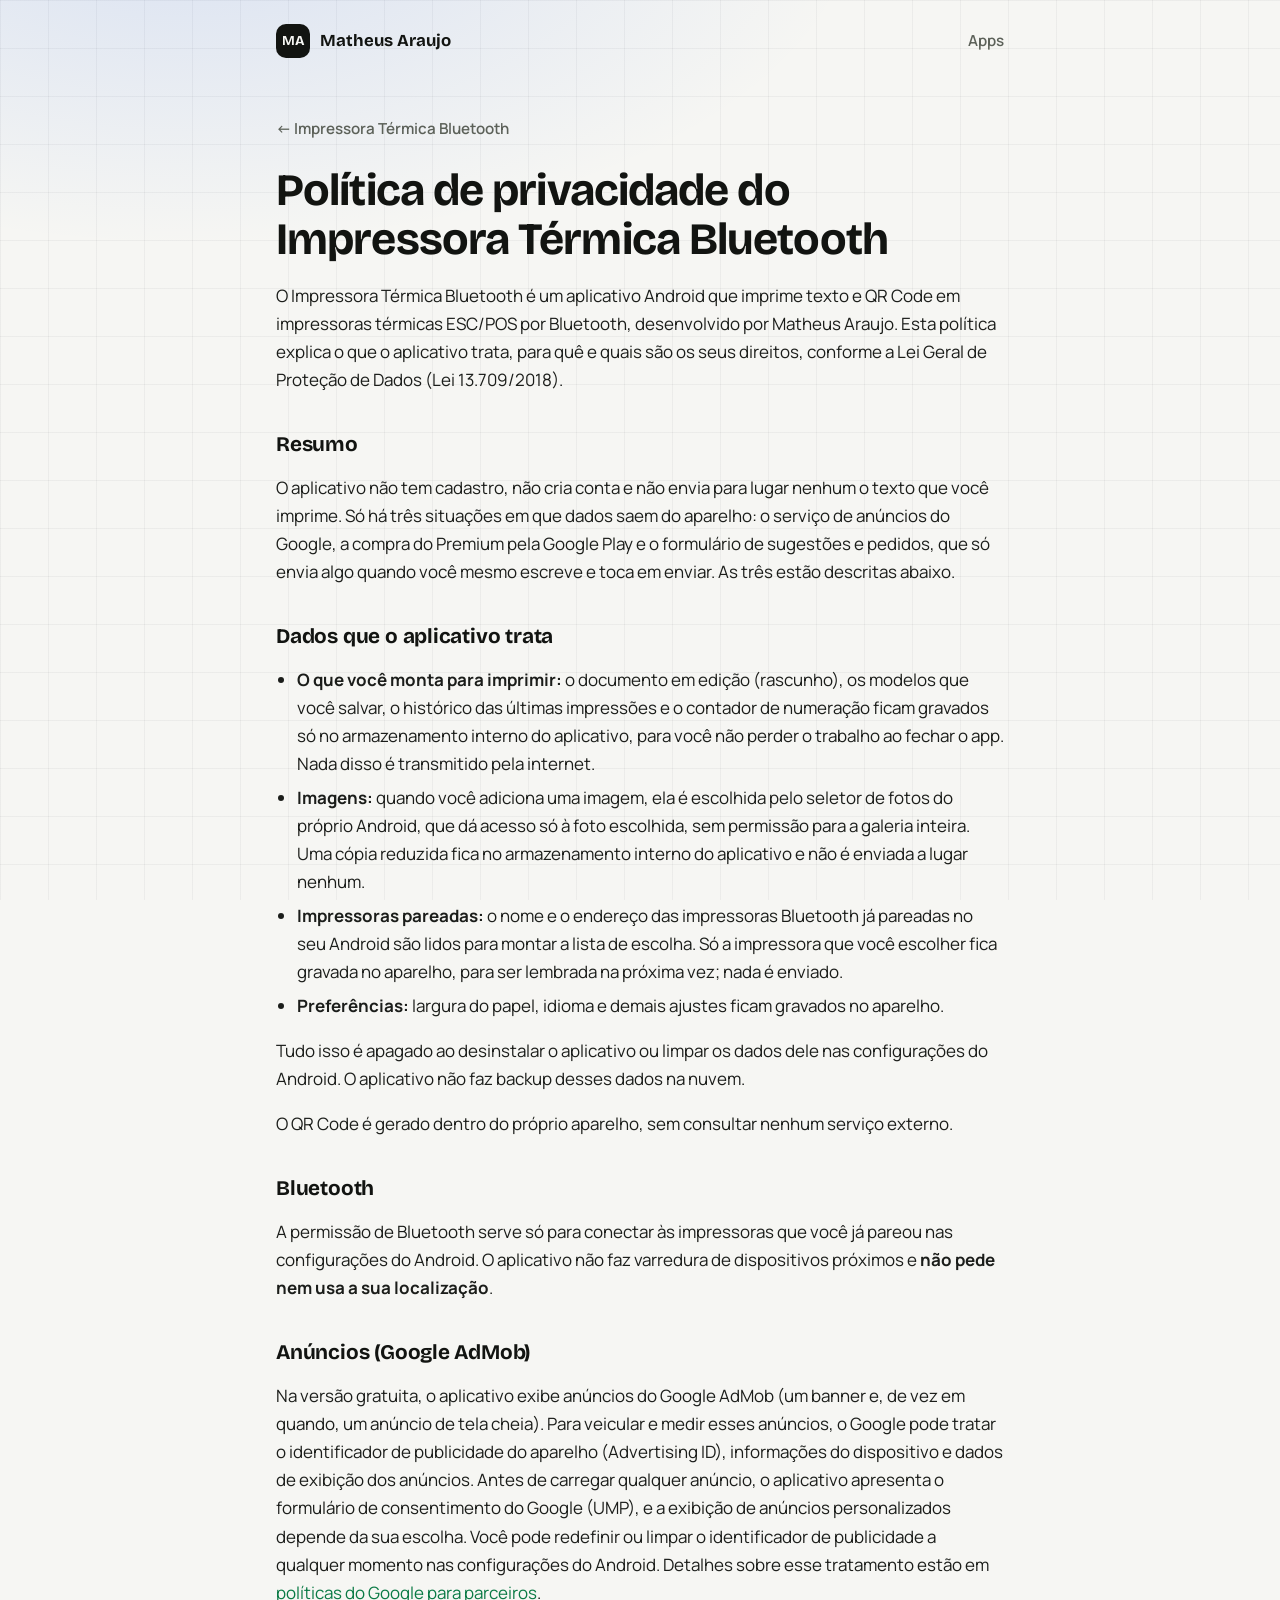
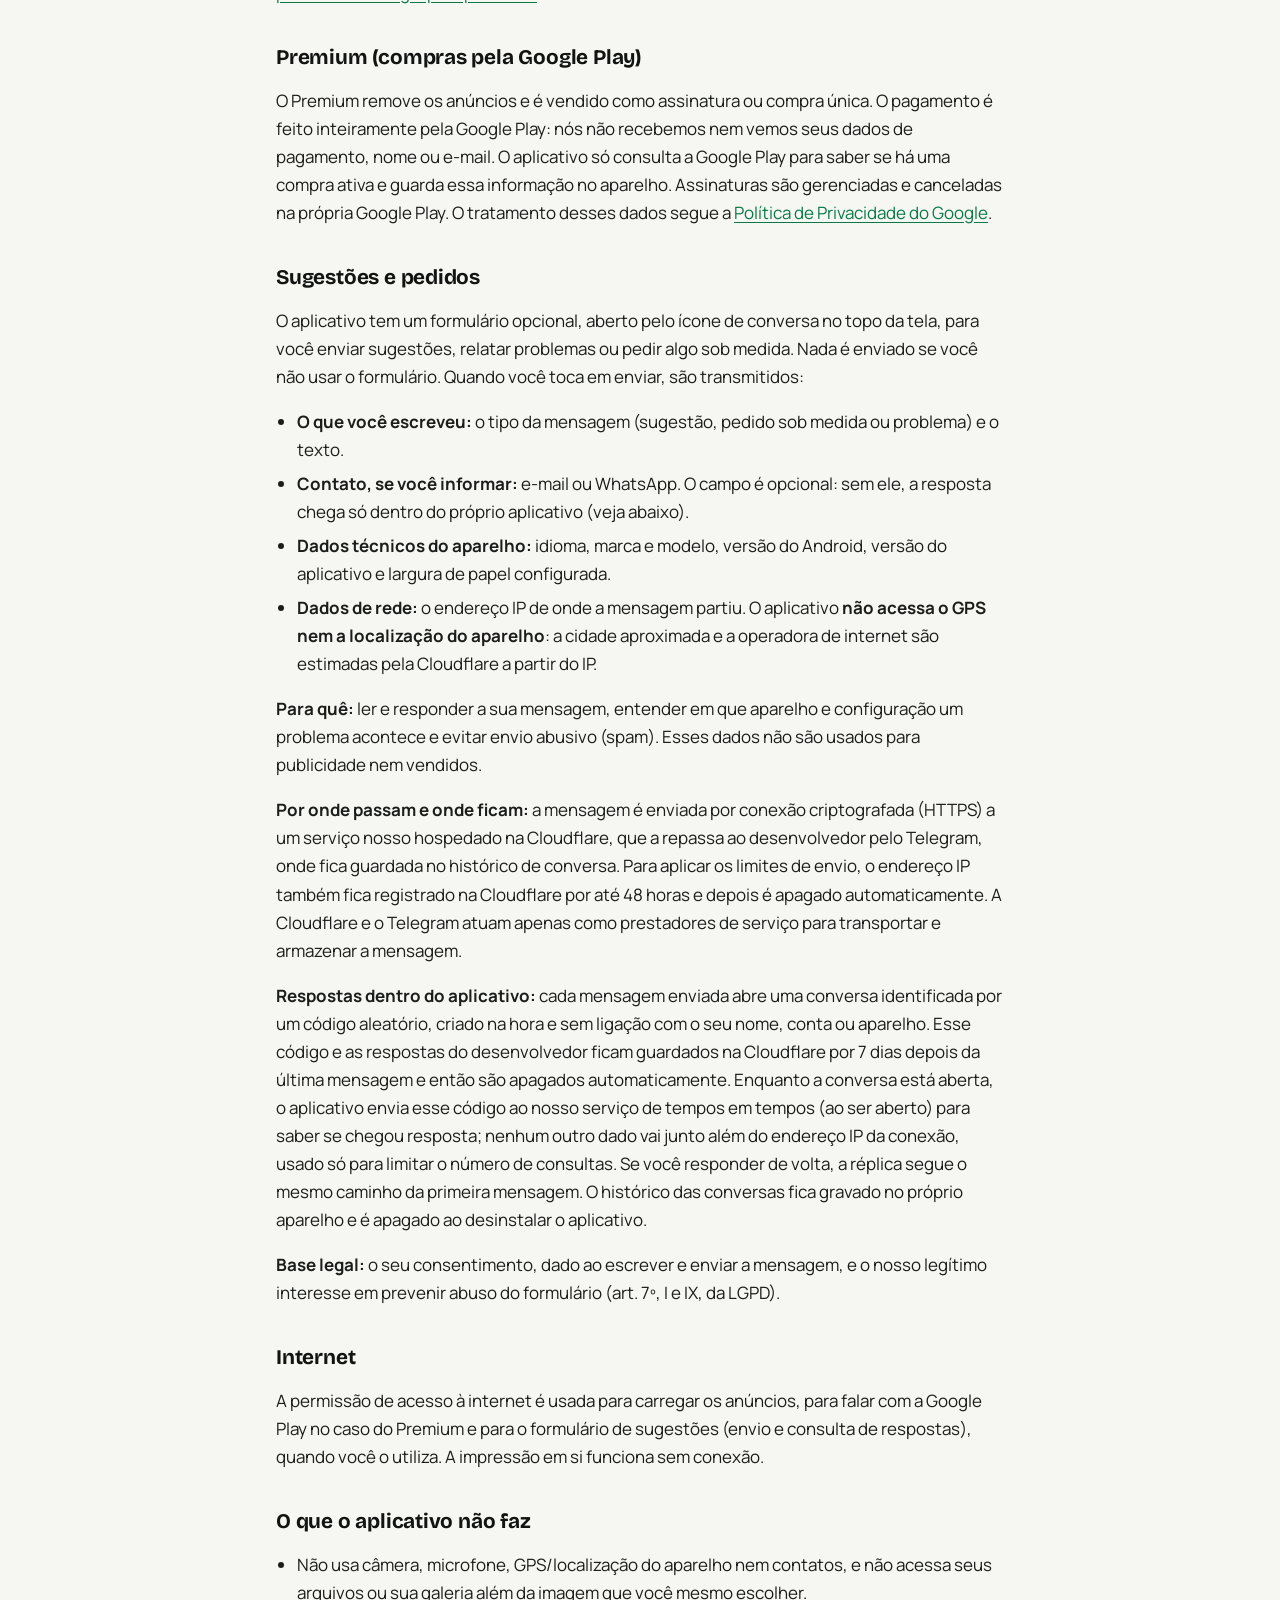
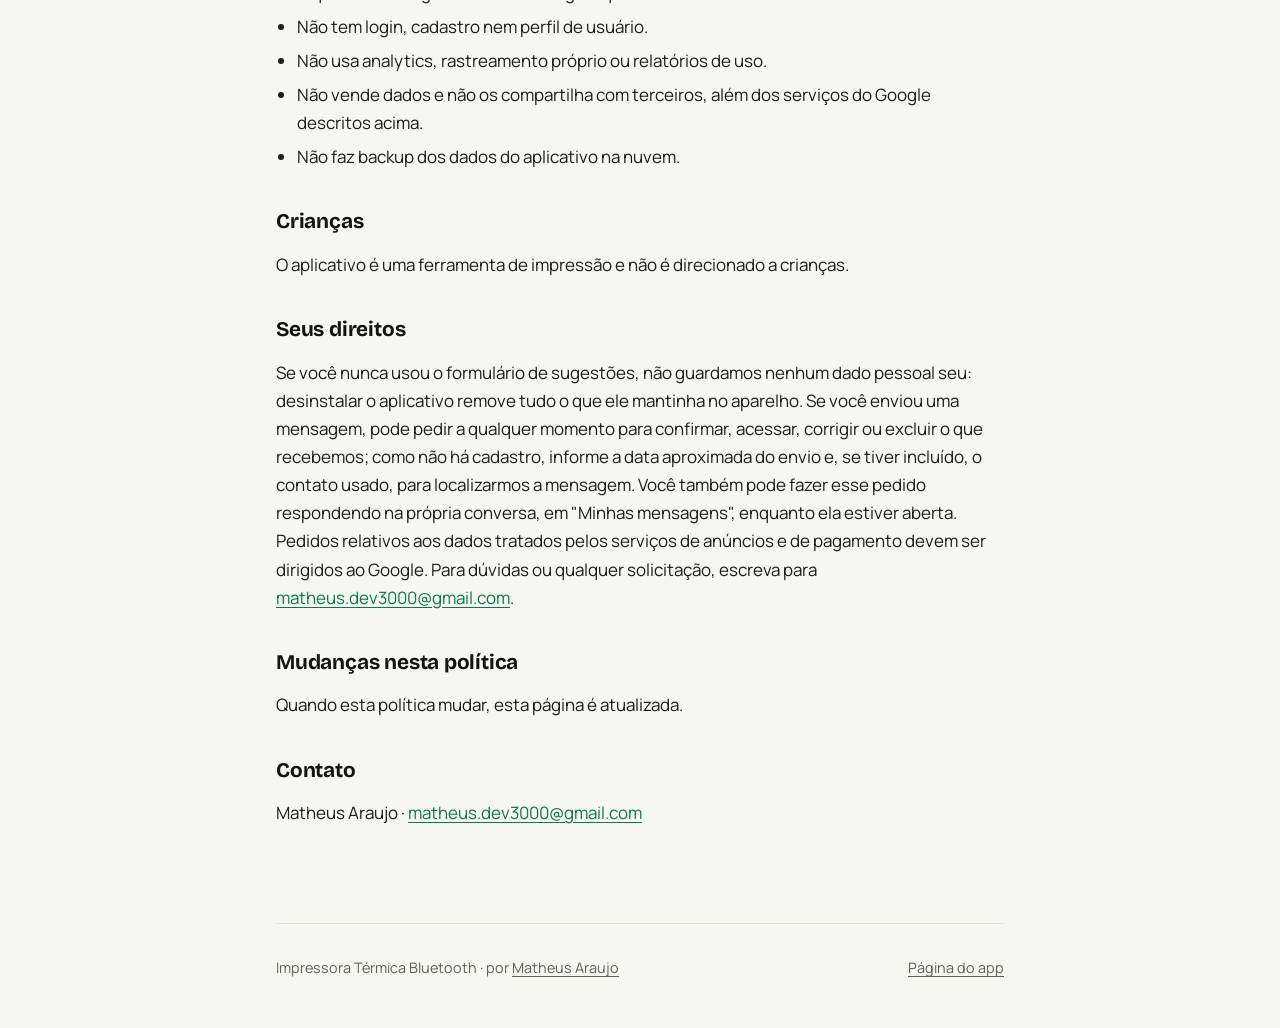
<file: impressora-bluetooth/privacidade.html>
<!doctype html>
<html lang="pt-BR">
  <head>
    <meta charset="utf-8" />
    <meta name="viewport" content="width=device-width, initial-scale=1" />
    <title>Política de privacidade · Impressora Térmica Bluetooth</title>
    <link
      rel="icon"
      href="/impressora-bluetooth/icon.svg"
      type="image/svg+xml"
    />
    <link rel="preconnect" href="https://fonts.googleapis.com" />
    <link rel="preconnect" href="https://fonts.gstatic.com" crossorigin />
    <link
      rel="stylesheet"
      href="https://fonts.googleapis.com/css2?family=Bricolage+Grotesque:opsz,wght@12..96,700&family=Manrope:wght@400;600;700&display=swap"
    />
    <link rel="stylesheet" href="/assets/site.css" />
    <style>
      body {
        --accent: #2563eb;
        --bg-glow: rgba(37, 99, 235, 0.14);
      }
    </style>
  </head>
  <body>
    <div class="wrap narrow">
      <header class="site-header">
        <a class="brand" href="/"
          ><span class="brand-mark">MA</span> Matheus Araujo</a
        >
        <nav class="nav"><a href="/#apps">Apps</a></nav>
      </header>

      <main class="doc">
        <a class="back" href="/impressora-bluetooth/"
          >&larr; Impressora Térmica Bluetooth</a
        >
        <h1>Política de privacidade do Impressora Térmica Bluetooth</h1>

        <p>
          O Impressora Térmica Bluetooth é um aplicativo Android que imprime
          texto e QR Code em impressoras térmicas ESC/POS por Bluetooth,
          desenvolvido por Matheus Araujo. Esta política explica o que o
          aplicativo trata, para quê e quais são os seus direitos, conforme a
          Lei Geral de Proteção de Dados (Lei 13.709/2018).
        </p>

        <h2>Resumo</h2>
        <p>
          O aplicativo não tem cadastro, não cria conta e não envia para lugar
          nenhum o texto que você imprime. Só há três situações em que dados
          saem do aparelho: o serviço de anúncios do Google, a compra do
          Premium pela Google Play e o formulário de sugestões e pedidos, que
          só envia algo quando você mesmo escreve e toca em enviar. As três
          estão descritas abaixo.
        </p>

        <h2>Dados que o aplicativo trata</h2>
        <ul>
          <li>
            <strong>O que você monta para imprimir:</strong> o documento em
            edição (rascunho), os modelos que você salvar, o histórico das
            últimas impressões e o contador de numeração ficam gravados só no
            armazenamento interno do aplicativo, para você não perder o trabalho
            ao fechar o app. Nada disso é transmitido pela internet.
          </li>
          <li>
            <strong>Imagens:</strong> quando você adiciona uma imagem, ela é
            escolhida pelo seletor de fotos do próprio Android, que dá acesso só
            à foto escolhida, sem permissão para a galeria inteira. Uma cópia
            reduzida fica no armazenamento interno do aplicativo e não é
            enviada a lugar nenhum.
          </li>
          <li>
            <strong>Impressoras pareadas:</strong> o nome e o endereço das
            impressoras Bluetooth já pareadas no seu Android são lidos para
            montar a lista de escolha. Só a impressora que você escolher fica
            gravada no aparelho, para ser lembrada na próxima vez; nada é
            enviado.
          </li>
          <li>
            <strong>Preferências:</strong> largura do papel, idioma e demais
            ajustes ficam gravados no aparelho.
          </li>
        </ul>
        <p>
          Tudo isso é apagado ao desinstalar o aplicativo ou limpar os dados
          dele nas configurações do Android. O aplicativo não faz backup desses
          dados na nuvem.
        </p>
        <p>
          O QR Code é gerado dentro do próprio aparelho, sem consultar nenhum
          serviço externo.
        </p>

        <h2>Bluetooth</h2>
        <p>
          A permissão de Bluetooth serve só para conectar às impressoras que
          você já pareou nas configurações do Android. O aplicativo não faz
          varredura de dispositivos próximos e
          <strong>não pede nem usa a sua localização</strong>.
        </p>

        <h2>Anúncios (Google AdMob)</h2>
        <p>
          Na versão gratuita, o aplicativo exibe anúncios do Google AdMob (um
          banner e, de vez em quando, um anúncio de tela cheia). Para
          veicular e medir esses anúncios, o Google pode tratar o identificador
          de publicidade do aparelho (Advertising ID), informações do
          dispositivo e dados de exibição dos anúncios. Antes de carregar
          qualquer anúncio, o aplicativo apresenta o formulário de consentimento
          do Google (UMP), e a exibição de anúncios personalizados depende da
          sua escolha. Você pode redefinir ou limpar o identificador de
          publicidade a qualquer momento nas configurações do Android. Detalhes
          sobre esse tratamento estão em
          <a href="https://policies.google.com/technologies/partner-sites"
            >políticas do Google para parceiros</a
          >.
        </p>

        <h2>Premium (compras pela Google Play)</h2>
        <p>
          O Premium remove os anúncios e é vendido como assinatura ou compra
          única. O pagamento é feito inteiramente pela Google Play: nós não
          recebemos nem vemos seus dados de pagamento, nome ou e-mail. O
          aplicativo só consulta a Google Play para saber se há uma compra
          ativa e guarda essa informação no aparelho. Assinaturas são
          gerenciadas e canceladas na própria Google Play. O tratamento desses
          dados segue a
          <a href="https://policies.google.com/privacy"
            >Política de Privacidade do Google</a
          >.
        </p>

        <h2>Sugestões e pedidos</h2>
        <p>
          O aplicativo tem um formulário opcional, aberto pelo ícone de conversa
          no topo da tela, para você enviar sugestões, relatar problemas ou
          pedir algo sob medida. Nada é enviado se você não usar o formulário.
          Quando você toca em enviar, são transmitidos:
        </p>
        <ul>
          <li>
            <strong>O que você escreveu:</strong> o tipo da mensagem (sugestão,
            pedido sob medida ou problema) e o texto.
          </li>
          <li>
            <strong>Contato, se você informar:</strong> e-mail ou WhatsApp. O
            campo é opcional: sem ele, a resposta chega só dentro do próprio
            aplicativo (veja abaixo).
          </li>
          <li>
            <strong>Dados técnicos do aparelho:</strong> idioma, marca e modelo,
            versão do Android, versão do aplicativo e largura de papel
            configurada.
          </li>
          <li>
            <strong>Dados de rede:</strong> o endereço IP de onde a mensagem
            partiu. O aplicativo
            <strong>não acessa o GPS nem a localização do aparelho</strong>: a
            cidade aproximada e a operadora de internet são estimadas pela
            Cloudflare a partir do IP.
          </li>
        </ul>
        <p>
          <strong>Para quê:</strong> ler e responder a sua mensagem, entender em
          que aparelho e configuração um problema acontece e evitar envio
          abusivo (spam). Esses dados não são usados para publicidade nem
          vendidos.
        </p>
        <p>
          <strong>Por onde passam e onde ficam:</strong> a mensagem é enviada
          por conexão criptografada (HTTPS) a um serviço nosso hospedado na
          Cloudflare, que a repassa ao desenvolvedor pelo Telegram, onde fica
          guardada no histórico de conversa. Para aplicar os limites de envio, o
          endereço IP também fica registrado na Cloudflare por até 48 horas e
          depois é apagado automaticamente. A Cloudflare e o Telegram atuam
          apenas como prestadores de serviço para transportar e armazenar a
          mensagem.
        </p>
        <p>
          <strong>Respostas dentro do aplicativo:</strong> cada mensagem enviada
          abre uma conversa identificada por um código aleatório, criado na hora
          e sem ligação com o seu nome, conta ou aparelho. Esse código e as
          respostas do desenvolvedor ficam guardados na Cloudflare por
          7 dias depois da última mensagem e então são apagados
          automaticamente. Enquanto a conversa está aberta, o aplicativo envia
          esse código ao nosso serviço de tempos em tempos (ao ser aberto) para
          saber se chegou resposta; nenhum outro dado vai junto além do
          endereço IP da conexão, usado só para limitar o número de consultas.
          Se você responder de volta, a réplica segue o mesmo caminho da
          primeira mensagem. O histórico das conversas fica gravado no próprio
          aparelho e é apagado ao desinstalar o aplicativo.
        </p>
        <p>
          <strong>Base legal:</strong> o seu consentimento, dado ao escrever e
          enviar a mensagem, e o nosso legítimo interesse em prevenir abuso do
          formulário (art. 7º, I e IX, da LGPD).
        </p>

        <h2>Internet</h2>
        <p>
          A permissão de acesso à internet é usada para carregar os anúncios,
          para falar com a Google Play no caso do Premium e para o formulário de
          sugestões (envio e consulta de respostas), quando você o utiliza. A
          impressão em si funciona sem conexão.
        </p>

        <h2>O que o aplicativo não faz</h2>
        <ul>
          <li>
            Não usa câmera, microfone, GPS/localização do aparelho nem
            contatos, e não acessa seus arquivos ou sua galeria além da imagem
            que você mesmo escolher.
          </li>
          <li>Não tem login, cadastro nem perfil de usuário.</li>
          <li>Não usa analytics, rastreamento próprio ou relatórios de uso.</li>
          <li>
            Não vende dados e não os compartilha com terceiros, além dos
            serviços do Google descritos acima.
          </li>
          <li>Não faz backup dos dados do aplicativo na nuvem.</li>
        </ul>

        <h2>Crianças</h2>
        <p>
          O aplicativo é uma ferramenta de impressão e não é direcionado a
          crianças.
        </p>

        <h2>Seus direitos</h2>
        <p>
          Se você nunca usou o formulário de sugestões, não guardamos nenhum
          dado pessoal seu: desinstalar o aplicativo remove tudo o que ele
          mantinha no aparelho. Se você enviou uma mensagem, pode pedir a
          qualquer momento para confirmar, acessar, corrigir ou excluir o que
          recebemos; como não há cadastro, informe a data aproximada do envio e,
          se tiver incluído, o contato usado, para localizarmos a mensagem. Você
          também pode fazer esse pedido respondendo na própria conversa, em
          "Minhas mensagens", enquanto ela estiver aberta. Pedidos relativos aos
          dados tratados pelos serviços de anúncios e de pagamento devem ser
          dirigidos ao Google. Para dúvidas ou qualquer solicitação, escreva
          para
          <a href="mailto:matheus.dev3000@gmail.com"
            >matheus.dev3000@gmail.com</a
          >.
        </p>

        <h2>Mudanças nesta política</h2>
        <p>Quando esta política mudar, esta página é atualizada.</p>

        <h2>Contato</h2>
        <p>
          Matheus Araujo ·
          <a href="mailto:matheus.dev3000@gmail.com"
            >matheus.dev3000@gmail.com</a
          >
        </p>
      </main>

      <footer class="site-footer">
        <span
          >Impressora Térmica Bluetooth · por
          <a href="/">Matheus Araujo</a></span
        >
        <span><a href="/impressora-bluetooth/">Página do app</a></span>
      </footer>
    </div>
  </body>
</html>
</file>
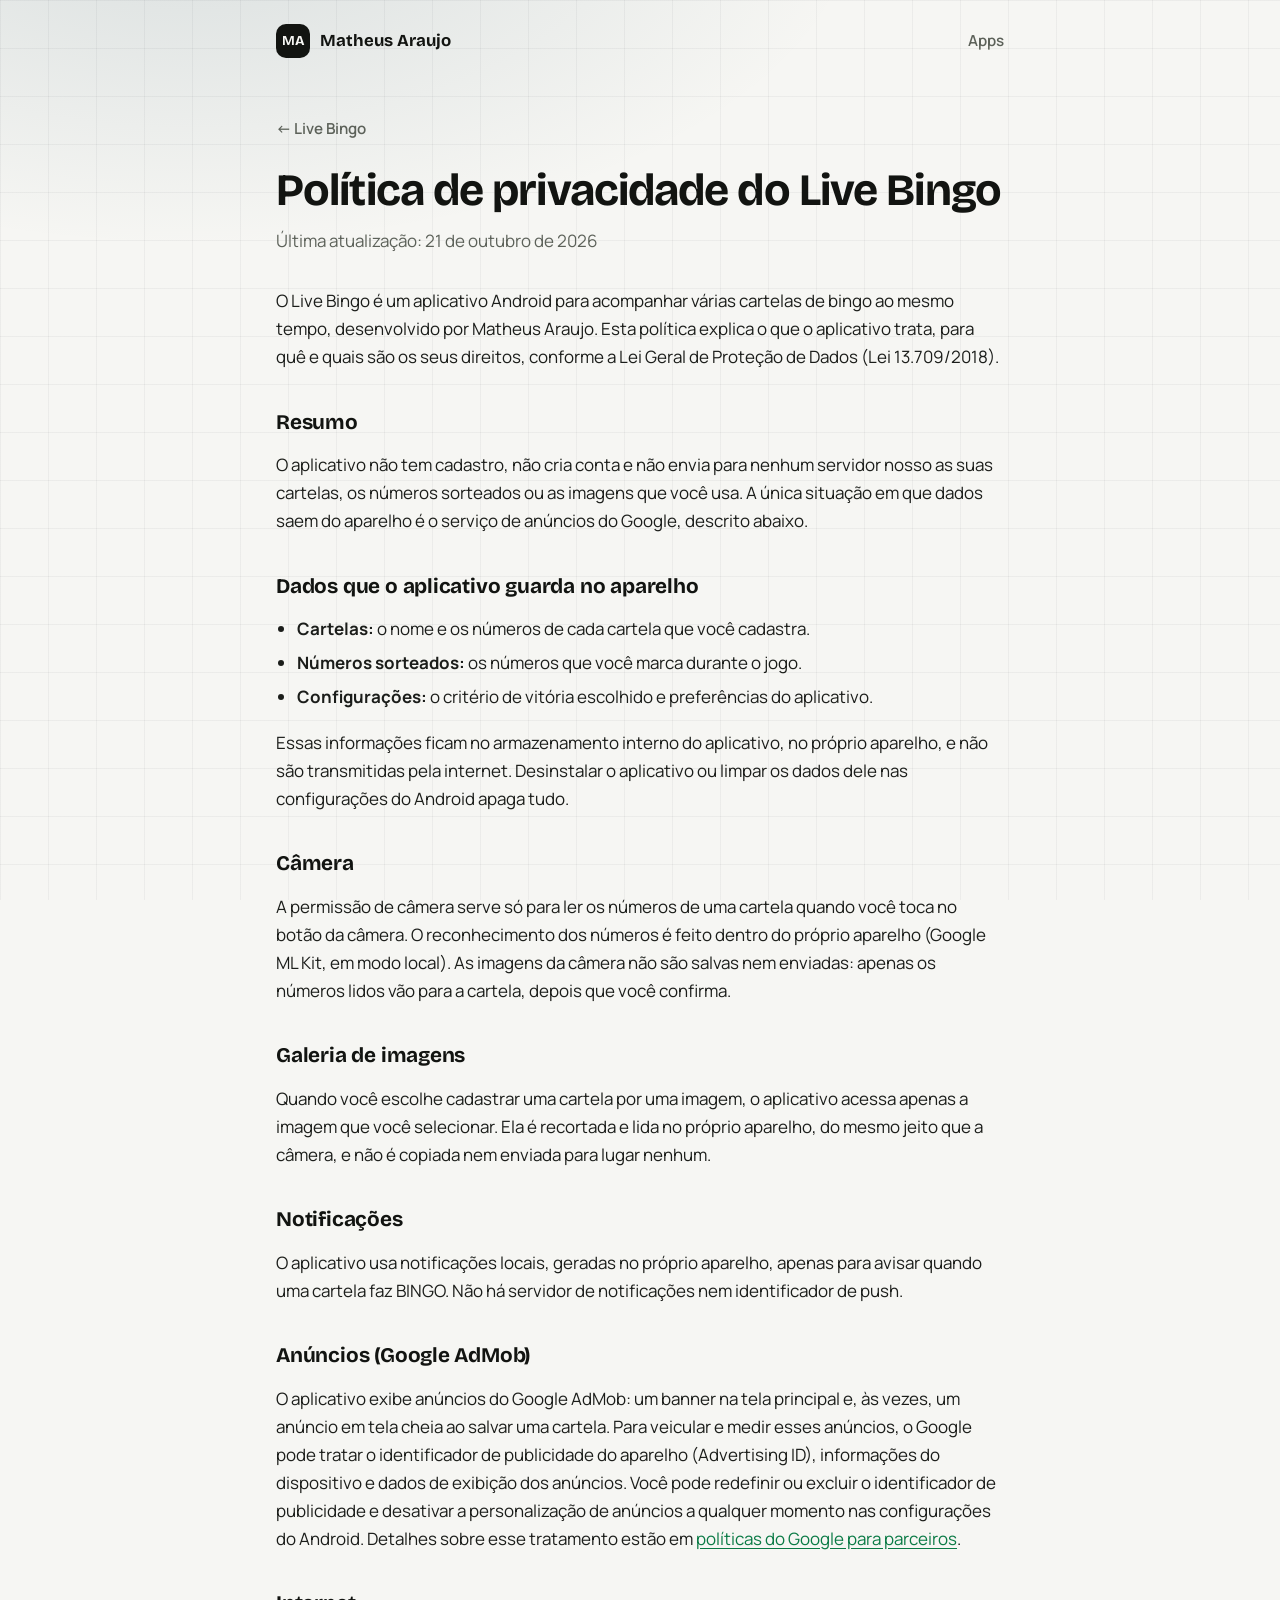
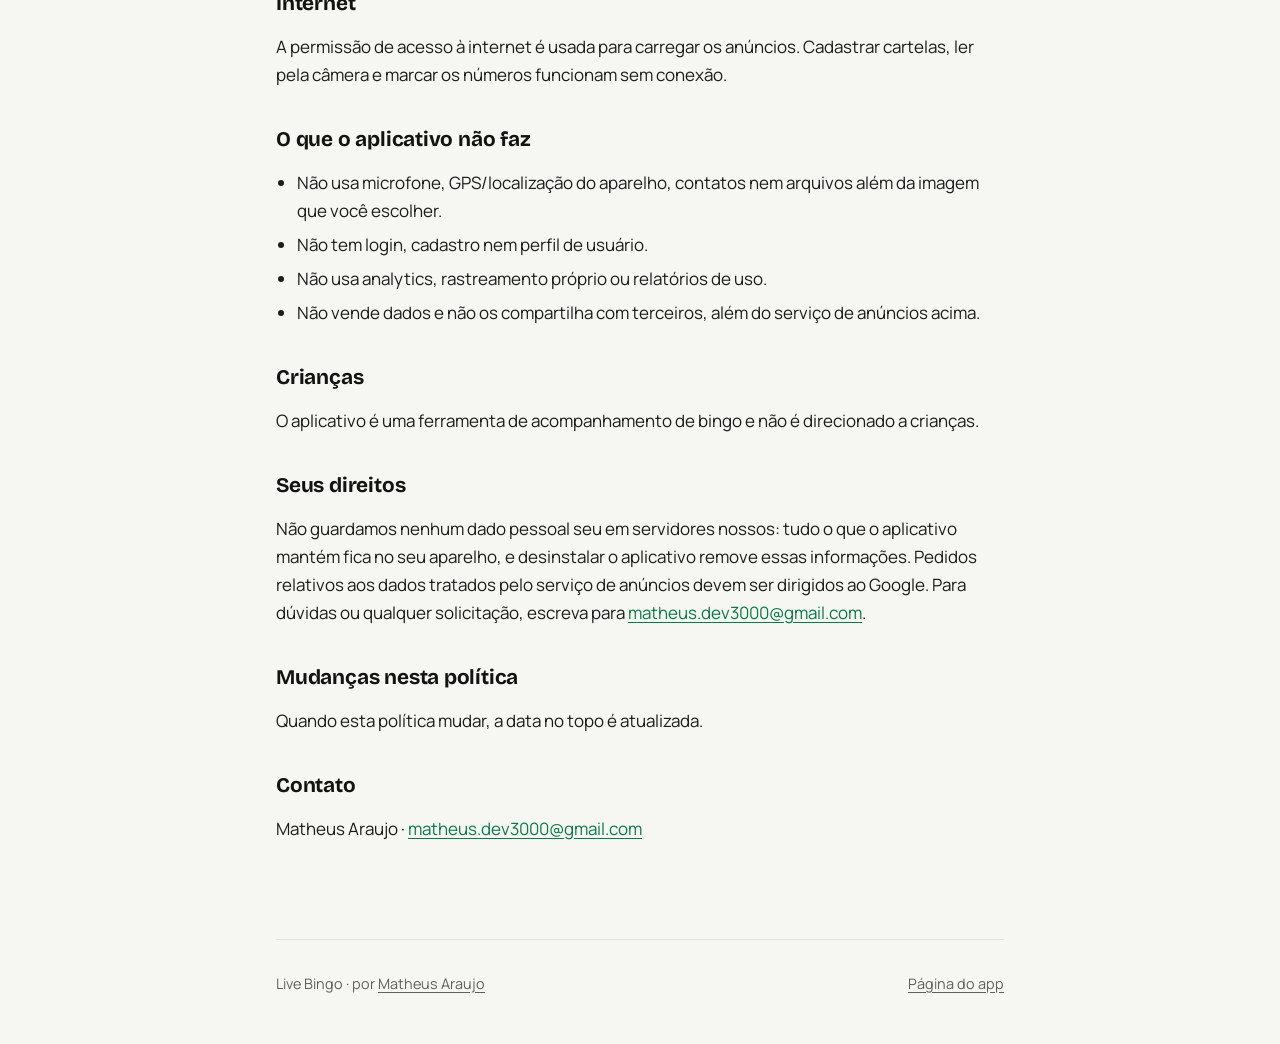
<file: live-bingo/privacidade.html>
<!doctype html>
<html lang="pt-BR">
  <head>
    <meta charset="utf-8" />
    <meta name="viewport" content="width=device-width, initial-scale=1" />
    <title>Política de privacidade · Live Bingo</title>
    <link rel="icon" href="/live-bingo/icon.svg" type="image/svg+xml" />
    <link rel="preconnect" href="https://fonts.googleapis.com" />
    <link rel="preconnect" href="https://fonts.gstatic.com" crossorigin />
    <link
      rel="stylesheet"
      href="https://fonts.googleapis.com/css2?family=Bricolage+Grotesque:opsz,wght@12..96,700&family=Manrope:wght@400;600;700&display=swap"
    />
    <link rel="stylesheet" href="/assets/site.css" />
    <style>
      body {
        --accent: #2c5364;
        --bg-glow: rgba(44, 83, 100, 0.14);
      }
    </style>
  </head>
  <body>
    <div class="wrap narrow">
      <header class="site-header">
        <a class="brand" href="/"
          ><span class="brand-mark">MA</span> Matheus Araujo</a
        >
        <nav class="nav"><a href="/#apps">Apps</a></nav>
      </header>

      <main class="doc">
        <a class="back" href="/live-bingo/">&larr; Live Bingo</a>
        <h1>Política de privacidade do Live Bingo</h1>
        <p class="updated">Última atualização: 21 de outubro de 2026</p>

        <p>
          O Live Bingo é um aplicativo Android para acompanhar várias cartelas
          de bingo ao mesmo tempo, desenvolvido por Matheus Araujo. Esta
          política explica o que o aplicativo trata, para quê e quais são os
          seus direitos, conforme a Lei Geral de Proteção de Dados (Lei
          13.709/2018).
        </p>

        <h2>Resumo</h2>
        <p>
          O aplicativo não tem cadastro, não cria conta e não envia para nenhum
          servidor nosso as suas cartelas, os números sorteados ou as imagens
          que você usa. A única situação em que dados saem do aparelho é o
          serviço de anúncios do Google, descrito abaixo.
        </p>

        <h2>Dados que o aplicativo guarda no aparelho</h2>
        <ul>
          <li>
            <strong>Cartelas:</strong> o nome e os números de cada cartela que
            você cadastra.
          </li>
          <li>
            <strong>Números sorteados:</strong> os números que você marca
            durante o jogo.
          </li>
          <li>
            <strong>Configurações:</strong> o critério de vitória escolhido e
            preferências do aplicativo.
          </li>
        </ul>
        <p>
          Essas informações ficam no armazenamento interno do aplicativo, no
          próprio aparelho, e não são transmitidas pela internet. Desinstalar o
          aplicativo ou limpar os dados dele nas configurações do Android apaga
          tudo.
        </p>

        <h2>Câmera</h2>
        <p>
          A permissão de câmera serve só para ler os números de uma cartela
          quando você toca no botão da câmera. O reconhecimento dos números é
          feito dentro do próprio aparelho (Google ML Kit, em modo local). As
          imagens da câmera não são salvas nem enviadas: apenas os números lidos
          vão para a cartela, depois que você confirma.
        </p>

        <h2>Galeria de imagens</h2>
        <p>
          Quando você escolhe cadastrar uma cartela por uma imagem, o aplicativo
          acessa apenas a imagem que você selecionar. Ela é recortada e lida no
          próprio aparelho, do mesmo jeito que a câmera, e não é copiada nem
          enviada para lugar nenhum.
        </p>

        <h2>Notificações</h2>
        <p>
          O aplicativo usa notificações locais, geradas no próprio aparelho,
          apenas para avisar quando uma cartela faz BINGO. Não há servidor de
          notificações nem identificador de push.
        </p>

        <h2>Anúncios (Google AdMob)</h2>
        <p>
          O aplicativo exibe anúncios do Google AdMob: um banner na tela
          principal e, às vezes, um anúncio em tela cheia ao salvar uma cartela.
          Para veicular e medir esses anúncios, o Google pode tratar o
          identificador de publicidade do aparelho (Advertising ID), informações
          do dispositivo e dados de exibição dos anúncios. Você pode redefinir
          ou excluir o identificador de publicidade e desativar a
          personalização de anúncios a qualquer momento nas configurações do
          Android. Detalhes sobre esse tratamento estão em
          <a href="https://policies.google.com/technologies/partner-sites"
            >políticas do Google para parceiros</a
          >.
        </p>

        <h2>Internet</h2>
        <p>
          A permissão de acesso à internet é usada para carregar os anúncios.
          Cadastrar cartelas, ler pela câmera e marcar os números funcionam sem
          conexão.
        </p>

        <h2>O que o aplicativo não faz</h2>
        <ul>
          <li>
            Não usa microfone, GPS/localização do aparelho, contatos nem
            arquivos além da imagem que você escolher.
          </li>
          <li>Não tem login, cadastro nem perfil de usuário.</li>
          <li>Não usa analytics, rastreamento próprio ou relatórios de uso.</li>
          <li>
            Não vende dados e não os compartilha com terceiros, além do serviço
            de anúncios acima.
          </li>
        </ul>

        <h2>Crianças</h2>
        <p>
          O aplicativo é uma ferramenta de acompanhamento de bingo e não é
          direcionado a crianças.
        </p>

        <h2>Seus direitos</h2>
        <p>
          Não guardamos nenhum dado pessoal seu em servidores nossos: tudo o que
          o aplicativo mantém fica no seu aparelho, e desinstalar o aplicativo
          remove essas informações. Pedidos relativos aos dados tratados pelo
          serviço de anúncios devem ser dirigidos ao Google. Para dúvidas ou
          qualquer solicitação, escreva para
          <a href="mailto:matheus.dev3000@gmail.com"
            >matheus.dev3000@gmail.com</a
          >.
        </p>

        <h2>Mudanças nesta política</h2>
        <p>Quando esta política mudar, a data no topo é atualizada.</p>

        <h2>Contato</h2>
        <p>
          Matheus Araujo ·
          <a href="mailto:matheus.dev3000@gmail.com"
            >matheus.dev3000@gmail.com</a
          >
        </p>
      </main>

      <footer class="site-footer">
        <span>Live Bingo · por <a href="/">Matheus Araujo</a></span>
        <span><a href="/live-bingo/">Página do app</a></span>
      </footer>
    </div>
  </body>
</html>
</file>
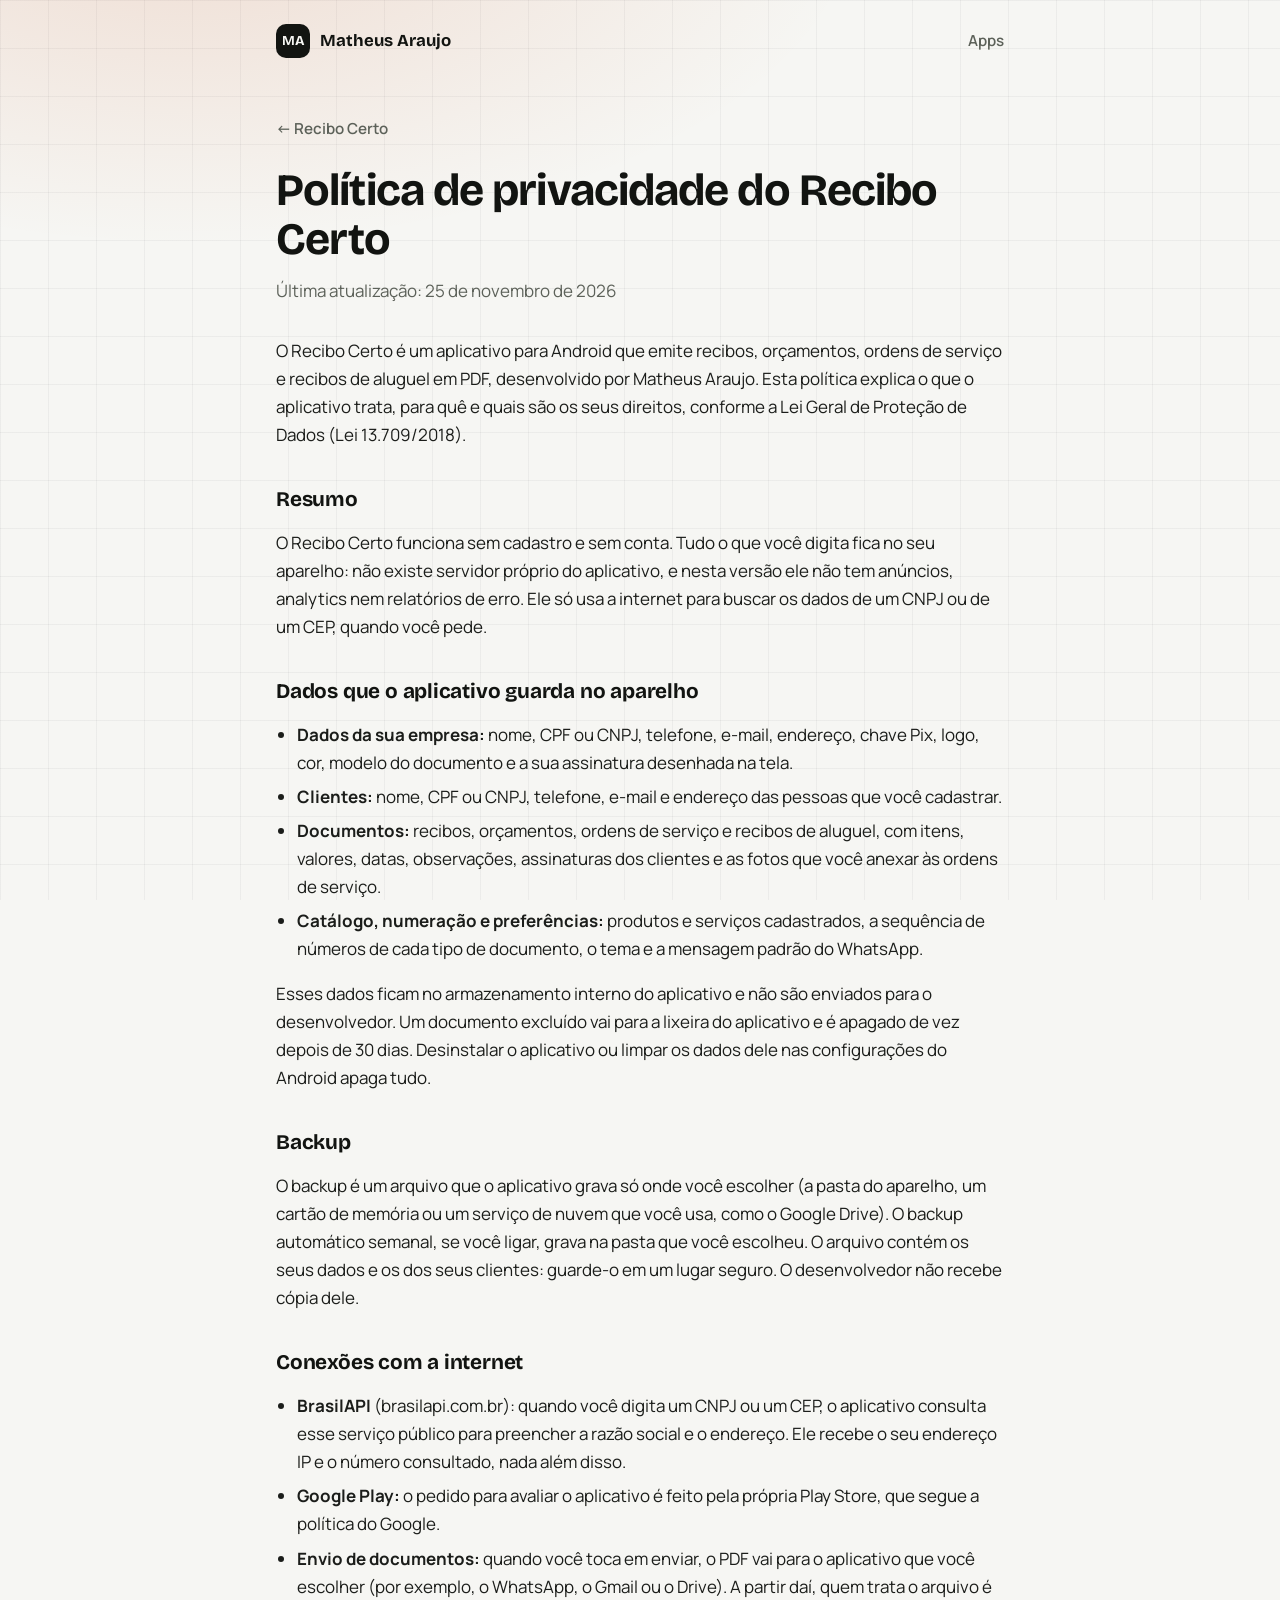
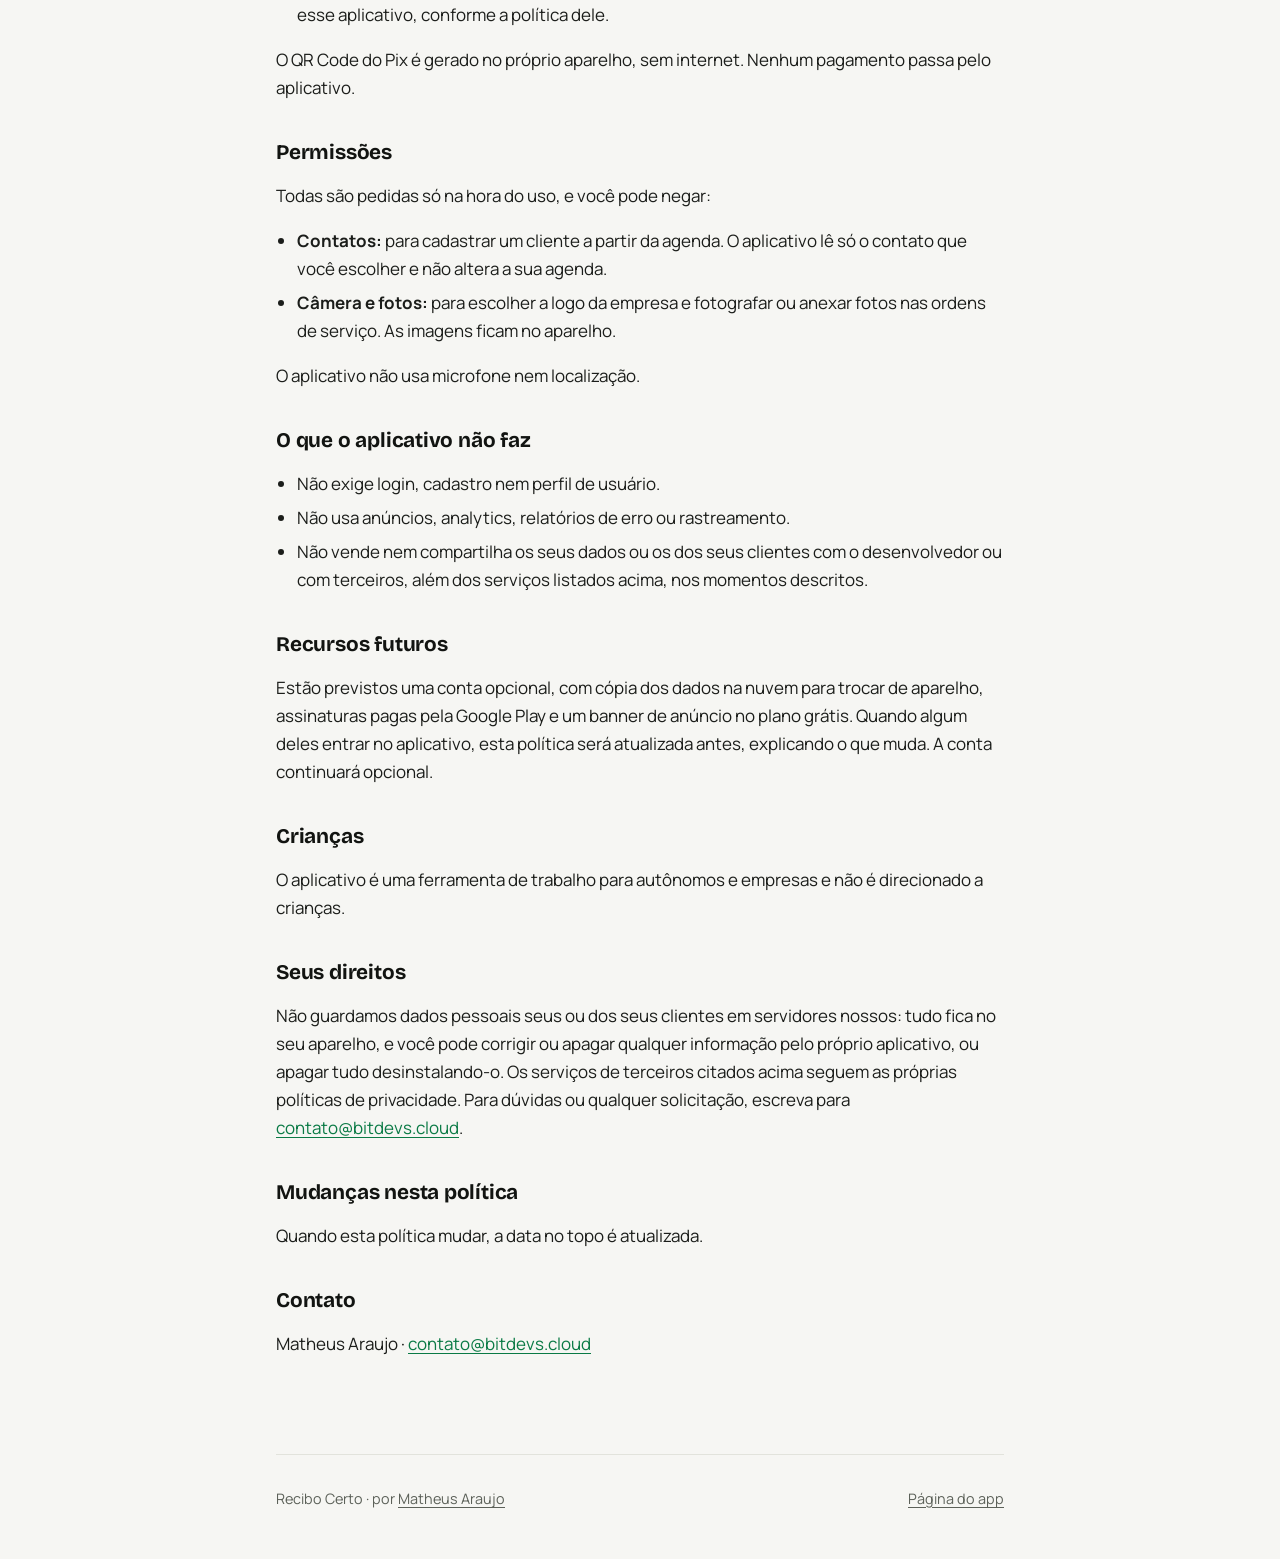
<file: recibo-certo/privacidade.html>
<!doctype html>
<html lang="pt-BR">
  <head>
    <meta charset="utf-8" />
    <meta name="viewport" content="width=device-width, initial-scale=1" />
    <title>Política de privacidade · Recibo Certo</title>
    <link rel="icon" href="/recibo-certo/icon.svg" type="image/svg+xml" />
    <link rel="preconnect" href="https://fonts.googleapis.com" />
    <link rel="preconnect" href="https://fonts.gstatic.com" crossorigin />
    <link
      rel="stylesheet"
      href="https://fonts.googleapis.com/css2?family=Bricolage+Grotesque:opsz,wght@12..96,700&family=Manrope:wght@400;600;700&display=swap"
    />
    <link rel="stylesheet" href="/assets/site.css" />
    <style>
      body {
        --accent: #c4450d;
        --bg-glow: rgba(196, 69, 13, 0.14);
      }
    </style>
  </head>
  <body>
    <div class="wrap narrow">
      <header class="site-header">
        <a class="brand" href="/"
          ><span class="brand-mark">MA</span> Matheus Araujo</a
        >
        <nav class="nav"><a href="/#apps">Apps</a></nav>
      </header>

      <main class="doc">
        <a class="back" href="/recibo-certo/">&larr; Recibo Certo</a>
        <h1>Política de privacidade do Recibo Certo</h1>
        <p class="updated">Última atualização: 25 de novembro de 2026</p>

        <p>
          O Recibo Certo é um aplicativo para Android que emite recibos,
          orçamentos, ordens de serviço e recibos de aluguel em PDF,
          desenvolvido por Matheus Araujo. Esta política explica o que o
          aplicativo trata, para quê e quais são os seus direitos, conforme a
          Lei Geral de Proteção de Dados (Lei 13.709/2018).
        </p>

        <h2>Resumo</h2>
        <p>
          O Recibo Certo funciona sem cadastro e sem conta. Tudo o que você
          digita fica no seu aparelho: não existe servidor próprio do
          aplicativo, e nesta versão ele não tem anúncios, analytics nem
          relatórios de erro. Ele só usa a internet para buscar os dados de um
          CNPJ ou de um CEP, quando você pede.
        </p>

        <h2>Dados que o aplicativo guarda no aparelho</h2>
        <ul>
          <li>
            <strong>Dados da sua empresa:</strong> nome, CPF ou CNPJ, telefone,
            e-mail, endereço, chave Pix, logo, cor, modelo do documento e a sua
            assinatura desenhada na tela.
          </li>
          <li>
            <strong>Clientes:</strong> nome, CPF ou CNPJ, telefone, e-mail e
            endereço das pessoas que você cadastrar.
          </li>
          <li>
            <strong>Documentos:</strong> recibos, orçamentos, ordens de serviço
            e recibos de aluguel, com itens, valores, datas, observações,
            assinaturas dos clientes e as fotos que você anexar às ordens de
            serviço.
          </li>
          <li>
            <strong>Catálogo, numeração e preferências:</strong> produtos e
            serviços cadastrados, a sequência de números de cada tipo de
            documento, o tema e a mensagem padrão do WhatsApp.
          </li>
        </ul>
        <p>
          Esses dados ficam no armazenamento interno do aplicativo e não são
          enviados para o desenvolvedor. Um documento excluído vai para a
          lixeira do aplicativo e é apagado de vez depois de 30 dias.
          Desinstalar o aplicativo ou limpar os dados dele nas configurações do
          Android apaga tudo.
        </p>

        <h2>Backup</h2>
        <p>
          O backup é um arquivo que o aplicativo grava só onde você escolher (a
          pasta do aparelho, um cartão de memória ou um serviço de nuvem que
          você usa, como o Google Drive). O backup automático semanal, se você
          ligar, grava na pasta que você escolheu. O arquivo contém os seus
          dados e os dos seus clientes: guarde-o em um lugar seguro. O
          desenvolvedor não recebe cópia dele.
        </p>

        <h2>Conexões com a internet</h2>
        <ul>
          <li>
            <strong>BrasilAPI</strong> (brasilapi.com.br): quando você digita um
            CNPJ ou um CEP, o aplicativo consulta esse serviço público para
            preencher a razão social e o endereço. Ele recebe o seu endereço IP
            e o número consultado, nada além disso.
          </li>
          <li>
            <strong>Google Play:</strong> o pedido para avaliar o aplicativo é
            feito pela própria Play Store, que segue a política do Google.
          </li>
          <li>
            <strong>Envio de documentos:</strong> quando você toca em enviar, o
            PDF vai para o aplicativo que você escolher (por exemplo, o
            WhatsApp, o Gmail ou o Drive). A partir daí, quem trata o arquivo é
            esse aplicativo, conforme a política dele.
          </li>
        </ul>
        <p>
          O QR Code do Pix é gerado no próprio aparelho, sem internet. Nenhum
          pagamento passa pelo aplicativo.
        </p>

        <h2>Permissões</h2>
        <p>Todas são pedidas só na hora do uso, e você pode negar:</p>
        <ul>
          <li>
            <strong>Contatos:</strong> para cadastrar um cliente a partir da
            agenda. O aplicativo lê só o contato que você escolher e não altera
            a sua agenda.
          </li>
          <li>
            <strong>Câmera e fotos:</strong> para escolher a logo da empresa e
            fotografar ou anexar fotos nas ordens de serviço. As imagens ficam
            no aparelho.
          </li>
        </ul>
        <p>
          O aplicativo não usa microfone nem localização.
        </p>

        <h2>O que o aplicativo não faz</h2>
        <ul>
          <li>Não exige login, cadastro nem perfil de usuário.</li>
          <li>
            Não usa anúncios, analytics, relatórios de erro ou rastreamento.
          </li>
          <li>
            Não vende nem compartilha os seus dados ou os dos seus clientes com
            o desenvolvedor ou com terceiros, além dos serviços listados acima,
            nos momentos descritos.
          </li>
        </ul>

        <h2>Recursos futuros</h2>
        <p>
          Estão previstos uma conta opcional, com cópia dos dados na nuvem para
          trocar de aparelho, assinaturas pagas pela Google Play e um banner de
          anúncio no plano grátis. Quando algum deles entrar no aplicativo, esta
          política será atualizada antes, explicando o que muda. A conta
          continuará opcional.
        </p>

        <h2>Crianças</h2>
        <p>
          O aplicativo é uma ferramenta de trabalho para autônomos e empresas e
          não é direcionado a crianças.
        </p>

        <h2>Seus direitos</h2>
        <p>
          Não guardamos dados pessoais seus ou dos seus clientes em servidores
          nossos: tudo fica no seu aparelho, e você pode corrigir ou apagar
          qualquer informação pelo próprio aplicativo, ou apagar tudo
          desinstalando-o. Os serviços de terceiros citados acima seguem as
          próprias políticas de privacidade. Para dúvidas ou qualquer
          solicitação, escreva para
          <a href="mailto:contato@bitdevs.cloud">contato@bitdevs.cloud</a>.
        </p>

        <h2>Mudanças nesta política</h2>
        <p>Quando esta política mudar, a data no topo é atualizada.</p>

        <h2>Contato</h2>
        <p>
          Matheus Araujo ·
          <a href="mailto:contato@bitdevs.cloud">contato@bitdevs.cloud</a>
        </p>
      </main>

      <footer class="site-footer">
        <span>Recibo Certo · por <a href="/">Matheus Araujo</a></span>
        <span><a href="/recibo-certo/">Página do app</a></span>
      </footer>
    </div>
  </body>
</html>
</file>
<file: assets/site.css>
/* Tokens ------------------------------------------------------------------ */

:root {
  --bg: #f6f6f3;
  --bg-glow: rgba(0, 163, 87, 0.1);
  --surface: #ffffff;
  --surface-2: #efefea;
  --text: #121411;
  --muted: #5c6159;
  --border: #e2e3dc;
  --grid-line: rgba(18, 20, 17, 0.045);
  --link: #0a7a45;
  --shadow: 0 1px 2px rgba(18, 20, 17, 0.04), 0 8px 24px rgba(18, 20, 17, 0.06);
  --shadow-hover: 0 2px 4px rgba(18, 20, 17, 0.05), 0 18px 40px rgba(18, 20, 17, 0.1);

  --font-display: 'Bricolage Grotesque', system-ui, sans-serif;
  --font-body: 'Manrope', system-ui, -apple-system, 'Segoe UI', sans-serif;
  --radius: 20px;
  --gutter: 16px;

  color-scheme: light;
}

@media (prefers-color-scheme: dark) {
  :root:not([data-theme='light']) {
    --bg: #0c0e0c;
    --bg-glow: rgba(43, 212, 131, 0.12);
    --surface: #151815;
    --surface-2: #1c201c;
    --text: #eceee9;
    --muted: #9aa197;
    --border: #262a25;
    --grid-line: rgba(236, 238, 233, 0.04);
    --link: #5fdc9c;
    --shadow: 0 1px 2px rgba(0, 0, 0, 0.3), 0 8px 24px rgba(0, 0, 0, 0.25);
    --shadow-hover: 0 2px 4px rgba(0, 0, 0, 0.35), 0 18px 40px rgba(0, 0, 0, 0.4);
    color-scheme: dark;
  }
}

:root[data-theme='dark'] {
  --bg: #0c0e0c;
  --bg-glow: rgba(43, 212, 131, 0.12);
  --surface: #151815;
  --surface-2: #1c201c;
  --text: #eceee9;
  --muted: #9aa197;
  --border: #262a25;
  --grid-line: rgba(236, 238, 233, 0.04);
  --link: #5fdc9c;
  --shadow: 0 1px 2px rgba(0, 0, 0, 0.3), 0 8px 24px rgba(0, 0, 0, 0.25);
  --shadow-hover: 0 2px 4px rgba(0, 0, 0, 0.35), 0 18px 40px rgba(0, 0, 0, 0.4);
  color-scheme: dark;
}

/* Base -------------------------------------------------------------------- */

*,
*::before,
*::after {
  box-sizing: border-box;
}

html {
  -webkit-text-size-adjust: 100%;
}

body {
  margin: 0;
  min-height: 100vh;
  background-color: var(--bg);
  background-image:
    radial-gradient(60rem 30rem at 15% -10%, var(--bg-glow), transparent 70%),
    linear-gradient(var(--grid-line) 1px, transparent 1px),
    linear-gradient(90deg, var(--grid-line) 1px, transparent 1px);
  background-size: auto, 48px 48px, 48px 48px;
  background-attachment: fixed;
  color: var(--text);
  font: 400 17px/1.65 var(--font-body);
  -webkit-font-smoothing: antialiased;
}

a {
  color: var(--link);
  text-underline-offset: 3px;
}

a:focus-visible,
button:focus-visible {
  outline: 2px solid var(--link);
  outline-offset: 3px;
  border-radius: 6px;
}

h1,
h2,
h3 {
  font-family: var(--font-display);
  font-weight: 700;
  letter-spacing: -0.02em;
  line-height: 1.1;
  margin: 0;
}

img {
  display: block;
  max-width: 100%;
}

.wrap {
  width: 100%;
  max-width: 1080px;
  margin: 0 auto;
  padding: 0 var(--gutter);
}

.wrap.narrow {
  max-width: 760px;
}

/* Header / footer --------------------------------------------------------- */

.site-header {
  display: flex;
  align-items: center;
  justify-content: space-between;
  gap: 16px;
  padding: 24px 0;
}

.brand {
  display: inline-flex;
  align-items: center;
  gap: 10px;
  color: var(--text);
  text-decoration: none;
  font-family: var(--font-display);
  font-weight: 700;
  font-size: 1.05rem;
}

.brand-mark {
  display: grid;
  place-items: center;
  width: 34px;
  height: 34px;
  border-radius: 10px;
  background: var(--text);
  color: var(--bg);
  font-size: 0.85rem;
  letter-spacing: -0.03em;
}

.nav {
  display: flex;
  gap: 20px;
  font-size: 0.95rem;
}

.nav a {
  color: var(--muted);
  text-decoration: none;
  font-weight: 600;
}

.nav a:hover {
  color: var(--text);
}

.site-footer {
  margin-top: 96px;
  padding: 32px 0 48px;
  border-top: 1px solid var(--border);
  color: var(--muted);
  font-size: 0.9rem;
  display: flex;
  flex-wrap: wrap;
  gap: 8px 24px;
  justify-content: space-between;
}

.site-footer a {
  color: var(--muted);
}

/* Home hero --------------------------------------------------------------- */

.hero {
  padding: 72px 0 56px;
}

.eyebrow {
  display: inline-flex;
  align-items: center;
  gap: 8px;
  padding: 6px 12px;
  border: 1px solid var(--border);
  border-radius: 999px;
  background: var(--surface);
  color: var(--muted);
  font-size: 0.85rem;
  font-weight: 600;
}

.eyebrow .dot {
  width: 8px;
  height: 8px;
  border-radius: 50%;
  background: #2bd483;
  box-shadow: 0 0 0 4px rgba(43, 212, 131, 0.18);
}

.hero h1 {
  margin-top: 24px;
  font-size: clamp(2.6rem, 7vw, 4.6rem);
  max-width: 14ch;
}

.hero h1 .soft {
  color: var(--muted);
}

.hero p {
  margin: 20px 0 0;
  max-width: 34rem;
  color: var(--muted);
  font-size: 1.15rem;
}

.actions {
  display: flex;
  flex-wrap: wrap;
  gap: 12px;
  margin-top: 32px;
}

.button {
  display: inline-flex;
  align-items: center;
  gap: 8px;
  min-height: 48px;
  padding: 0 20px;
  border-radius: 14px;
  border: 1px solid var(--border);
  background: var(--surface);
  color: var(--text);
  font-weight: 700;
  font-size: 0.98rem;
  text-decoration: none;
  transition: transform 0.15s ease, box-shadow 0.15s ease;
}

.button:hover {
  transform: translateY(-1px);
  box-shadow: var(--shadow);
}

.button.primary {
  background: var(--text);
  border-color: var(--text);
  color: var(--bg);
}

.button[aria-disabled='true'] {
  opacity: 0.55;
  pointer-events: none;
}

/* App list ---------------------------------------------------------------- */

.section-title {
  display: flex;
  align-items: baseline;
  justify-content: space-between;
  gap: 16px;
  margin-bottom: 20px;
}

.section-title h2 {
  font-size: 1.6rem;
}

.section-title span {
  color: var(--muted);
  font-size: 0.95rem;
}

.apps {
  display: grid;
  grid-template-columns: repeat(auto-fill, minmax(300px, 1fr));
  gap: 20px;
}

.app-card {
  --accent: var(--link);
  position: relative;
  display: flex;
  flex-direction: column;
  gap: 16px;
  padding: 24px;
  border: 1px solid var(--border);
  border-radius: var(--radius);
  background: var(--surface);
  box-shadow: var(--shadow);
  transition: transform 0.2s ease, box-shadow 0.2s ease, border-color 0.2s ease;
  overflow: hidden;
}

.app-card::before {
  content: '';
  position: absolute;
  inset: 0 0 auto;
  height: 4px;
  background: var(--accent);
}

.app-card:hover {
  transform: translateY(-3px);
  box-shadow: var(--shadow-hover);
  border-color: color-mix(in srgb, var(--accent) 40%, var(--border));
}

.app-card header {
  display: flex;
  align-items: center;
  gap: 16px;
}

.app-icon {
  width: 60px;
  height: 60px;
  border-radius: 16px;
  flex: none;
  box-shadow: 0 6px 16px color-mix(in srgb, var(--accent) 30%, transparent);
}

.app-card h3 {
  font-size: 1.4rem;
}

.app-card h3 a {
  color: inherit;
  text-decoration: none;
}

/* The whole card is clickable through the title link */
.app-card h3 a::after {
  content: '';
  position: absolute;
  inset: 0;
}

.app-card p {
  margin: 0;
  color: var(--muted);
}

.tags {
  display: flex;
  flex-wrap: wrap;
  gap: 8px;
}

.tag {
  padding: 4px 10px;
  border-radius: 999px;
  background: var(--surface-2);
  color: var(--muted);
  font-size: 0.8rem;
  font-weight: 700;
}

.tag.status {
  background: color-mix(in srgb, var(--accent) 16%, transparent);
  color: var(--text);
}

.app-card footer {
  display: flex;
  gap: 16px;
  margin-top: auto;
  padding-top: 8px;
  font-size: 0.9rem;
  font-weight: 600;
}

/* Secondary links sit above the card-wide link */
.app-card footer a {
  position: relative;
  z-index: 1;
}

.app-card.placeholder {
  justify-content: center;
  align-items: flex-start;
  border-style: dashed;
  background: transparent;
  box-shadow: none;
}

.app-card.placeholder::before {
  display: none;
}

.app-card.placeholder:hover {
  transform: none;
}

/* App page ---------------------------------------------------------------- */

.app-hero {
  display: grid;
  gap: 32px;
  padding: 48px 0 40px;
}

.app-hero .app-icon {
  width: 88px;
  height: 88px;
  border-radius: 22px;
}

.app-hero h1 {
  font-size: clamp(2.4rem, 6vw, 3.8rem);
  max-width: 16ch;
}

.app-hero p {
  margin: 16px 0 0;
  max-width: 36rem;
  color: var(--muted);
  font-size: 1.15rem;
}

.features {
  display: grid;
  grid-template-columns: repeat(auto-fill, minmax(240px, 1fr));
  gap: 16px;
}

.feature {
  padding: 22px;
  border: 1px solid var(--border);
  border-radius: 18px;
  background: var(--surface);
}

.feature .glyph {
  display: grid;
  place-items: center;
  width: 40px;
  height: 40px;
  border-radius: 12px;
  background: color-mix(in srgb, var(--accent) 16%, transparent);
  font-size: 1.2rem;
}

.feature h3 {
  margin-top: 14px;
  font-size: 1.1rem;
  letter-spacing: -0.01em;
}

.feature p {
  margin: 6px 0 0;
  color: var(--muted);
  font-size: 0.95rem;
}

.links-row {
  display: flex;
  flex-wrap: wrap;
  gap: 12px 24px;
  margin-top: 40px;
  font-weight: 600;
}

/* Documents (policies) ---------------------------------------------------- */

.doc {
  padding: 32px 0 0;
}

.back {
  display: inline-flex;
  align-items: center;
  gap: 6px;
  color: var(--muted);
  font-weight: 600;
  text-decoration: none;
  font-size: 0.95rem;
}

.back:hover {
  color: var(--text);
}

.doc h1 {
  margin-top: 24px;
  font-size: clamp(2rem, 5vw, 2.8rem);
}

.doc .updated {
  margin: 12px 0 32px;
  color: var(--muted);
}

.doc h2 {
  margin: 40px 0 12px;
  font-size: 1.3rem;
  letter-spacing: -0.01em;
}

.doc p,
.doc li {
  color: color-mix(in srgb, var(--text) 88%, var(--muted));
}

.doc ul,
.doc ol {
  padding-left: 1.3rem;
}

.doc li + li {
  margin-top: 6px;
}

.box {
  margin: 16px 0;
  padding: 18px 22px;
  border: 1px solid var(--border);
  border-radius: 16px;
  background: var(--surface);
}

.box ol {
  margin: 0;
}

@media (max-width: 560px) {
  body {
    font-size: 16px;
  }

  .nav {
    gap: 14px;
  }

  .hero {
    padding: 40px 0 40px;
  }

  .apps {
    grid-template-columns: 1fr;
  }
}

@media (prefers-reduced-motion: reduce) {
  * {
    transition: none !important;
  }
}
</file>
